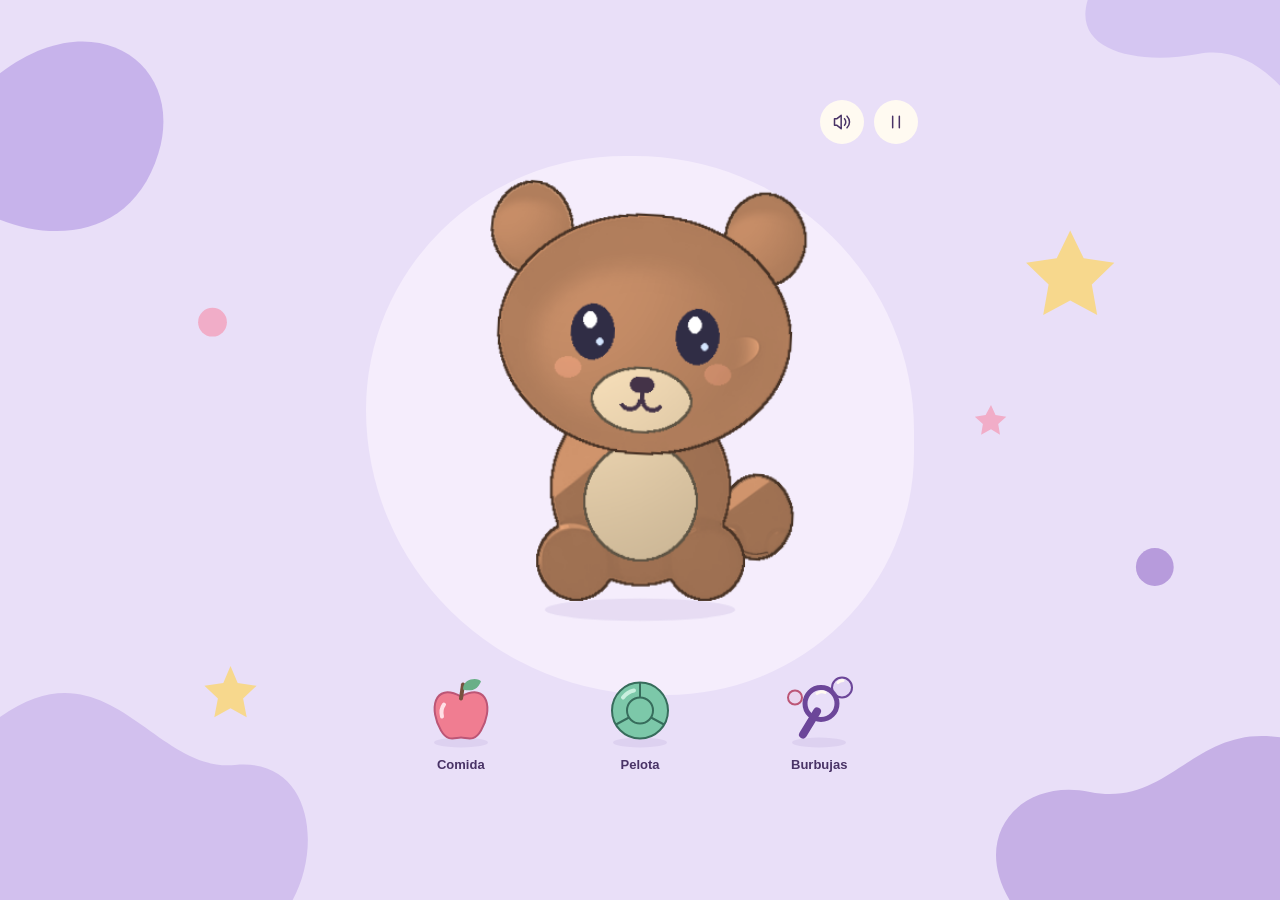
<file: assets/characters/bear/index.html>
<!doctype html><html lang="es"><head><meta charset="utf-8"><meta name="viewport" content="width=device-width,initial-scale=1"><link rel="icon" href="data:,"><title>Tu mascota</title><style>:root { color-scheme: light; --lilac: #e9dff8; --violet: #6c4699; --ink: #493366; --muted: #705780; --cream: #fffaf1; }
* { box-sizing: border-box; }
body { margin: 0; background: var(--lilac); color: var(--ink); font-family: 'Trebuchet MS', 'Arial Rounded MT Bold', sans-serif; }
::selection { background: #cdb4ed; color: #3e2757; }
:focus-visible { outline: 3px solid #724796; outline-offset: 5px; }
.playroom-shapes { position: fixed; inset: 0; pointer-events: none; overflow: hidden; z-index: 0; }
.playroom-shapes > svg { width: 100%; height: 100%; }
.playroom-shapes .shapes-narrow { display: none; }
.pet-room { position: relative; z-index: 1; display: flex; flex-direction: column; align-items: center; justify-content: center; min-height: 100svh; padding: 20px 16px; }
.pet-stage { position: relative; width: min(100%, 560px, calc((100svh - 40px) * .8)); }
.pet-stage::before { content: ''; position: absolute; inset: 8% 1% 15%; border-radius: 48% 52% 46% 54%; background: #f5edfc; }
.pet-stage canvas { position: relative; display: block; width: 100%; height: auto; aspect-ratio: 4/5; touch-action: none; cursor: pointer; -webkit-tap-highlight-color: transparent; }
.pet-stage canvas:focus-visible { border-radius: 38%; }
.scene-utilities { position: absolute; top: 0; right: 2px; display: flex; gap: 10px; }
.pet-utility { background: #fffaf1; color: var(--ink); border: 0; border-radius: 50%; width: 44px; height: 44px; display: grid; place-items: center; cursor: pointer; }
.pet-utility svg { width: 20px; height: 20px; }
.toy { position: absolute; top: 89%; transform: translate(-50%,-50%); background: transparent;
  color: var(--ink); border: 0; padding: 0; width: 86px; display: flex; flex-direction: column; align-items: center;
  gap: 2px; font: 700 13px 'Trebuchet MS',sans-serif; cursor: grab; touch-action: none; user-select: none; -webkit-user-select: none; }
.toy svg { width: 80px; height: 80px; pointer-events: none; }
.toy-food { left: 18%; }
.toy-ball { left: 50%; }
.toy-bubbles { left: 82%; }
.toy:active { cursor: grabbing; }
.toy:hover:not(:disabled) svg { filter: brightness(1.04); }
.toy:disabled { cursor: default; }
.pet-stage[data-food-away="true"] .toy-food svg { opacity: 0; }
.pet-stage[data-ball-away="true"] .toy-ball svg { opacity: .2; }
.pet-stage[data-bubble-mode="true"] .toy { display: none; }
.bubble-target { position: absolute; transform: translate(-50%,-50%); min-width: 44px; min-height: 44px;
  border: 0; border-radius: 50%; padding: 0; background: transparent; cursor: pointer; touch-action: none; -webkit-tap-highlight-color: transparent; }
.bubble-target:disabled { cursor: default; }
.bubble-hud { position: absolute; top: 0; left: 2px; display: flex; align-items: center; gap: 8px; }
.bubble-progress { display: flex; align-items: center; gap: 5px; height: 44px; padding: 0 10px; border-radius: 22px; background: var(--cream); }
.bubble-progress i { width: 9px; height: 9px; border: 1.5px solid var(--violet); border-radius: 50%; }
.bubble-progress i[data-filled="true"] { background: var(--violet); }
.bubble-finish { position: absolute; top: 81%; left: 0; right: 0; text-align: center; }
.bubble-finish p { margin: 0 0 10px; color: var(--ink); font-size: 20px; font-weight: 700; }
.bubble-finish > div { display: flex; justify-content: center; gap: 8px; }
.bubble-finish button { border: 0; border-radius: 22px; padding: 12px 18px; min-height: 44px; font: 700 14px 'Trebuchet MS',sans-serif; cursor: pointer; }
#bubble-replay { background: var(--violet); color: var(--cream); }
#bubble-replay:hover:not(:disabled) { background: #5d3688; }
#bubble-replay:disabled { opacity: .55; cursor: default; }
#bubble-back { background: transparent; color: var(--ink); }
#bubble-back:hover { background: #dbcbed; }
.bubble-hud[hidden], .bubble-finish[hidden] { display: none; }
.sr-only { position: absolute; width: 1px; height: 1px; padding: 0; margin: -1px; overflow: hidden; clip-path: inset(50%); white-space: nowrap; border: 0; }
.pet-error { text-align: center; max-width: 300px; line-height: 1.5; }
@media (max-width: 480px) {
  .playroom-shapes .shapes-wide { display: none; }
  .playroom-shapes .shapes-narrow { display: block; }
  .pet-room { padding: 12px 8px; }
  .pet-stage { width: min(100%, 410px, calc((100svh - 24px) * .8)); }
}
@media (prefers-reduced-motion: reduce) {
  *, *::before, *::after { animation: none !important; transition: none !important; }
}
</style></head><body><div class="playroom-shapes" aria-hidden="true">
<svg class="shapes-wide" viewBox="0 0 1440 1000" preserveAspectRatio="xMidYMid slice">
<path d="M-40 130C80-20 220 55 185 170S25 270-40 215Z" fill="#C7B3EB"/>
<path d="M1240-40c-70 90 20 115 100 100s120 80 160 120V-40Z" fill="#D5C6F2"/>
<path d="m1198 256 15 31 34 5-25 24 6 34-30-16-30 16 6-34-25-24 34-5Z" fill="#F7D88D"/>
<circle cx="245" cy="358" r="16" fill="#F1ADC8"/>
<circle cx="1292" cy="630" r="21" fill="#B79BDC"/>
<path d="M-30 830c150-150 200 30 300 20s100 130 40 180H-30Z" fill="#D2C0EE"/>
<path d="M1190 1060c-130-90-70-200 30-180s120-100 250-50v230Z" fill="#C6B0E6"/>
<path d="m265 740 8 19 21 3-15 14 4 21-18-10-18 10 4-21-15-14 21-3Z" fill="#F7D88D"/>
<path d="m1110 450 5 11 12 2-9 8 2 12-10-6-11 6 2-12-9-8 12-2Z" fill="#F1ADC8"/>
</svg><svg class="shapes-narrow" viewBox="0 0 390 844" preserveAspectRatio="xMidYMid slice">
<path d="M-30 75C30-10 130 5 104 90S14 155-30 130Z" fill="#C7B3EB"/>
<path d="m329 164 8 18 20 3-14 14 3 20-17-9-18 9 4-20-15-14 20-3Z" fill="#F7D88D"/>
<circle cx="48" cy="255" r="9" fill="#F1ADC8"/>
<circle cx="351" cy="595" r="12" fill="#B79BDC"/>
<path d="M-30 773c55-85 90-15 130-9s60 50 45 100H-30Z" fill="#D2C0EE"/>
<path d="M275 880c-45-55-35-104 14-102s47-62 121-31v133Z" fill="#C6B0E6"/>
<path d="m62 655 5 11 12 2-9 8 2 12-10-6-11 6 2-12-9-8 12-2Z" fill="#F7D88D"/>
</svg></div><main class="pet-room"><div class="pet-stage"><canvas id="pet" role="button" tabindex="0" aria-label="Acariciar a tu mascota" aria-describedby="how-to-play"></canvas><button class="toy toy-food" data-tool="food" aria-label="Dar comida" disabled><svg viewBox="0 0 80 80" aria-hidden="true">
<ellipse cx="40" cy="68" rx="27" ry="5" fill="#63419b15"/>
<path d="M40 22C12 7 8 36 20 56c7 12 14 7 20 7s13 5 20-7C72 36 68 7 40 22Z" fill="#F07D91" stroke="#BC5676" stroke-width="2"/>
<path d="m40 24 2-14" stroke="#76513F" stroke-width="4" stroke-linecap="round"/>
<path d="M42 15c0-12 16-12 18-8-4 9-10 10-18 8Z" fill="#69AF87"/>
<path d="M23 30c-3 4-3 8-2 12" stroke="#FFE0E6" stroke-width="4" fill="none" stroke-linecap="round"/>
</svg><span>Comida</span></button><button class="toy toy-ball" data-tool="ball" aria-label="Lanzar la pelota" disabled><svg viewBox="0 0 80 80" aria-hidden="true">
<ellipse cx="40" cy="68" rx="27" ry="5" fill="#63419b15"/>
<circle cx="40" cy="36" r="28" fill="#7CC8A9" stroke="#376D5C" stroke-width="2"/>
<circle cx="40" cy="36" r="13" fill="none" stroke="#376D5C" stroke-width="2"/>
<path d="m40 8 0 15m-24 27 13-7m35 7-13-7" stroke="#376D5C" stroke-width="2"/>
<path d="M23 23c3-4 6-6 11-7" stroke="#C9F0DF" stroke-width="4" fill="none" stroke-linecap="round"/>
</svg><span>Pelota</span></button><button class="toy toy-bubbles" data-tool="bubbles" aria-label="Jugar a las burbujas" disabled><svg viewBox="0 0 80 80" aria-hidden="true">
<ellipse cx="40" cy="68" rx="27" ry="5" fill="#63419b15"/>
<path d="m24 60 14-23" stroke="#6c4699" stroke-width="8" stroke-linecap="round"/>
<circle cx="42" cy="29" r="16" fill="none" stroke="#6c4699" stroke-width="5"/>
<circle cx="63" cy="13" r="10" fill="#C7B3EB33" stroke="#6c4699" stroke-width="2"/>
<circle cx="16" cy="23" r="7" fill="#F1ADC833" stroke="#BC5676" stroke-width="2"/>
<path d="M59 8c1-1 3-2 5-2M38 19c3-2 6-2 8-1" stroke="#fffaf1" stroke-width="3" fill="none" stroke-linecap="round"/>
</svg><span>Burbujas</span></button><div class="bubble-hud" hidden><div class="bubble-progress" role="progressbar" aria-label="Burbujas reventadas" aria-valuemin="0" aria-valuemax="5" aria-valuenow="0"><i></i><i></i><i></i><i></i><i></i></div><button class="pet-utility" id="bubble-exit" aria-label="Salir de burbujas"><svg viewBox="0 0 24 24" fill="none" stroke="currentColor" stroke-width="1.8" stroke-linecap="round" stroke-linejoin="round" aria-hidden="true"><path d="m6 6 12 12M18 6 6 18"/></svg></button></div><div class="bubble-finish" hidden><p>¡Lo hiciste!</p><div><button id="bubble-replay">Otra vez</button><button id="bubble-back">Volver</button></div></div><div class="scene-utilities"><button class="pet-utility" id="sound" aria-label="Silenciar sonidos" aria-pressed="false" disabled><svg viewBox="0 0 24 24" fill="none" stroke="currentColor" stroke-width="1.8" stroke-linecap="round" stroke-linejoin="round" aria-hidden="true"><path d="m11 4-5 4H3v8h3l5 4Z"/><path d="M15 8c2 2 2 6 0 8m3-11c4 4 4 10 0 14"/></svg></button><button class="pet-utility" id="pause" aria-label="Pausar" aria-pressed="false" disabled><svg viewBox="0 0 24 24" fill="none" stroke="currentColor" stroke-width="1.8" stroke-linecap="round" stroke-linejoin="round" aria-hidden="true"><path d="M8 5v14M16 5v14"/></svg></button></div></div><p id="how-to-play" class="sr-only">Arrastrá la fruta hasta la boca o lanzá la pelota. Tocá Guardar o devolvé la pelota a su lugar para terminar. Acariciá la cabeza y frotá la pancita. Tocá Burbujas y reventá cinco para festejar. Con teclado, usá Tab y Enter en las burbujas, o Escape para salir. En juego libre, Enter da mimos y las flechas lanzan la pelota.</p><p id="activity" class="sr-only" role="status" aria-live="polite"></p><p id="error" class="pet-error" role="alert" hidden></p></main><script>/* Estado táctil y física en coordenadas del escenario. Sin DOM ni inferencia. */
(function (root) {
  "use strict";
  const clamp = (n, lo, hi) => Math.max(lo, Math.min(hi, n));
  const distance = (a, b) => Math.hypot(a.x-b.x, a.y-b.y);

  class PetScene {
    constructor(width = 512, height = 640) {
      this.width = width; this.height = height; this.time = 0;
      this.ground = height*.72;
      this.actor = {x: width*.5, vx: 0, min: width*.26, max: width*.74};
      this.foodHome = {x: width*.18, y: height*.89};
      this.ballHome = {x: width*.5, y: height*.89};
      this.food = {...this.foodHome, state: "home", since: 0};
      this.ball = {...this.ballHome, vx: 0, vy: 0, radius: width*.054, active: false, held: false, angle: 0};
      this.pointer = null; this.focus = null;
      this.affection = 0; this.tickle = 0; this.petUntil = 0; this.tickleUntil = 0;
      this.kickAt = 0; this.soundAt = 0; this.jump = 0;
      this.bubbles = {phase: "idle", hits: 0, goal: 5, round: 0, nextId: 0,
        items: [], bursts: [], confetti: [], target: null, since: 0, spawnAt: 0};
      this.onEvent = () => {};
    }
    begin(kind, point) {
      if (this.pointer || this.bubbles.phase !== "idle" || kind === "food" && this.food.state === "eating") return false;
      const stowOnTap = kind === "ball-home" && this.ball.active;
      if (kind === "ball-home") kind = "ball";
      this.pointer = {kind, stowOnTap, last: {...point}, start: {...point}, distance: 0, vx: 0, vy: 0, at: this.time};
      this.focus = {...point};
      if (kind === "food") Object.assign(this.food, point, {state: "drag"});
      else if (kind === "ball") Object.assign(this.ball, point, {held: true, active: true, vx: 0, vy: 0});
      else {this.petUntil = this.time+.5; this.affection = .8; this.onEvent("pet");}
      return true;
    }
    move(point) {
      this.focus = {...point};
      const pointer = this.pointer;
      if (!pointer) return;
      const dt = Math.max(1/120, this.time-pointer.at);
      const travelled = distance(point, pointer.last);
      pointer.distance += travelled;
      pointer.vx = clamp((point.x-pointer.last.x)/dt, -this.width*3, this.width*3);
      pointer.vy = clamp((point.y-pointer.last.y)/dt, -this.height*3, this.height*3);
      pointer.last = {...point}; pointer.at = this.time;
      if (pointer.kind === "food") Object.assign(this.food, point);
      else if (pointer.kind === "ball") Object.assign(this.ball, point);
      else {
        this.petUntil = this.time+.4; this.affection = 1;
        if (pointer.kind === "body" && travelled > this.width*.006) {
          this.tickle = Math.min(1, this.tickle+.3); this.tickleUntil = this.time+.22;
          if (this.time >= this.soundAt) {this.onEvent("tickle"); this.soundAt = this.time+.24;}
        }
      }
    }
    end(point, mouth, radius, cancelled = false) {
      const pointer = this.pointer;
      if (!pointer) return;
      this.pointer = null;
      const tap = pointer.distance < this.width*.018;
      if (pointer.kind === "food") {
        if (!cancelled && (tap || distance(point, {x: mouth[0], y: mouth[1]}) <= radius)) this.consume(mouth);
        else Object.assign(this.food, {state: "return", since: this.time, from: {x: this.food.x, y: this.food.y}});
      } else if (pointer.kind === "ball") {
        this.ball.held = false;
        const backInTray = !tap && distance(point, this.ballHome) < this.width*.1;
        if (cancelled || backInTray || tap && pointer.stowOnTap) this.resetBall();
        else if (tap) this.launch();
        else {
          Object.assign(this.ball, {
            x: clamp(point.x, this.ball.radius, this.width-this.ball.radius),
            y: clamp(point.y, this.ball.radius, this.ground-this.ball.radius),
            vx: this.time-pointer.at < .12 ? pointer.vx : 0,
            vy: this.time-pointer.at < .12 ? pointer.vy : 0,
          });
          this.jump = .6; this.onEvent("play");
        }
      } else if (!cancelled) {this.jump = tap ? .8 : .3; this.petUntil = this.time+.45;}
      this.focus = null;
    }
    consume(mouth) {
      if (this.food.state === "eating" || this.bubbles.phase !== "idle") return false;
      Object.assign(this.food, {state: "eating", since: this.time,
        from: {x: this.food.x, y: this.food.y}, target: [...mouth]});
      this.onEvent("feed");
      return true;
    }
    resetBall() {
      Object.assign(this.ball, this.ballHome, {held: false, active: false, vx: 0, vy: 0, angle: 0});
      this.jump = 0;
      this.onEvent("rest");
    }
    launch() {
      if (this.ball.held || this.bubbles.phase !== "idle") return false;
      Object.assign(this.ball, {x: this.actor.x+this.width*.13, y: this.ground-this.height*.13,
        vx: this.width*.65, vy: -this.height*.7, active: true});
      this.jump = 1; this.onEvent("play");
      return true;
    }
    startBubbles() {
      const game = this.bubbles;
      if (this.pointer || game.phase === "playing") return false;
      if (this.ball.active) this.resetBall();
      Object.assign(game, {phase: "playing", hits: 0, round: game.round+1,
        items: [], bursts: [], confetti: [], target: null, since: this.time, spawnAt: this.time});
      for (let i = 0; i < 3; i++) this.spawnBubble(i);
      this.onEvent("bubblestart"); return true;
    }
    spawnBubble(slot = null, golden = false) {
      const game = this.bubbles;
      if (slot === null) slot = [0, 1, 2].find(i => !game.items.some(b => b.slot === i));
      if (slot === undefined || game.items.length >= 3) return;
      const id = ++game.nextId;
      const baseX = this.width*(golden ? .5 : [.22, .78, .5][slot]);
      const baseY = this.height*(golden ? .27 : [.32, .43, .18][slot]);
      game.items.push({id, slot, golden, baseX, baseY, x: baseX, y: baseY,
        born: this.time, radius: this.width*(golden ? .085 : .07)});
    }
    popBubble(id) {
      const game = this.bubbles;
      const bubble = game.items.find(b => b.id === id);
      if (game.phase !== "playing" || !bubble) return false;
      game.items = game.items.filter(b => b !== bubble);
      game.hits++;
      game.bursts.push({x: bubble.x, y: bubble.y, born: this.time, golden: bubble.golden});
      game.target = {x: bubble.x, y: bubble.y, until: this.time+.65};
      game.spawnAt = this.time+.35;
      this.jump = 1;
      if (game.hits === game.goal) {
        game.phase = "celebrating"; game.since = this.time; game.items = [];
        game.confetti = Array.from({length: 48}, (_, i) => {
          const angle = i*2.39996+game.round, speed = this.width*(.2+(i%7)*.045);
          return {x: this.actor.x, y: this.height*.35,
            vx: Math.cos(angle)*speed, vy: -this.height*(.25+(i%5)*.08), angle, color: i%4};
        });
        this.onEvent("celebrate");
      } else {
        if (game.hits === game.goal-1) {game.items = []; this.spawnBubble(0, true);}
        this.onEvent("bubblepop");
      }
      return true;
    }
    bubbleAt(point, minimumRadius = 0) {
      if (this.bubbles.phase !== "playing") return null;
      return [...this.bubbles.items].reverse().find(b => distance(b, point) <= Math.max(b.radius*1.15, minimumRadius)) || null;
    }
    stopBubbles() {
      const game = this.bubbles;
      if (game.phase === "idle") return false;
      Object.assign(game, {phase: "idle", hits: 0, items: [], bursts: [], confetti: [], target: null});
      this.jump = 0; this.focus = null;
      this.onEvent("bubbleend"); return true;
    }
    updateBubbles(dt, reduced) {
      const game = this.bubbles;
      if (game.phase === "idle") return;
      if (game.phase === "playing") {
        if (game.hits < game.goal-1 && game.items.length < 3 && this.time >= game.spawnAt) {
          this.spawnBubble(); game.spawnAt = this.time+.35;
        }
        for (const bubble of game.items) {
          const age = this.time-bubble.born;
          bubble.x = bubble.baseX+(reduced ? 0 : Math.sin(age*1.4+bubble.id)*this.width*.025);
          bubble.y = bubble.baseY-(reduced ? 0 : Math.sin(age*.15)*this.height*.065);
        }
      } else if (game.phase === "celebrating") {
        if (!reduced) for (const p of game.confetti) {
          p.vy += this.height*.85*dt; p.x += p.vx*dt; p.y += p.vy*dt; p.angle += dt*4;
        }
        else game.confetti = [];
        if (this.time-game.since >= 2.4) {
          game.phase = "complete"; game.confetti = []; this.onEvent("bubblecomplete");
        }
      }
      game.bursts = game.bursts.filter(b => this.time-b.born < .35);
    }
    update(dt, reduced = false) {
      // Subpasos estables incluso si el render baja temporalmente de 60 FPS.
      const steps = Math.max(1, Math.ceil(dt/(1/120)));
      for (let i = 0; i < steps; i++) this.step(dt/steps, reduced);
    }
    step(dt, reduced) {
      this.time += dt;
      this.updateBubbles(dt, reduced);
      this.affection += ((this.time < this.petUntil ? 1 : 0)-this.affection)*(1-Math.exp(-dt*12));
      this.tickle += ((this.time < this.tickleUntil ? 1 : 0)-this.tickle)*(1-Math.exp(-dt*15));
      this.jump *= Math.exp(-dt*5);
      if (this.food.state === "return") {
        const t = clamp((this.time-this.food.since)/.22, 0, 1), k = 1-(1-t)**3;
        this.food.x = this.food.from.x+(this.foodHome.x-this.food.from.x)*k;
        this.food.y = this.food.from.y+(this.foodHome.y-this.food.from.y)*k;
        if (t === 1) Object.assign(this.food, this.foodHome, {state: "home"});
      } else if (this.food.state === "eating" && this.time-this.food.since >= 1.05) {
        Object.assign(this.food, this.foodHome, {state: "home"}); this.jump = .8;
      }
      const b = this.ball;
      if (b.active && !b.held) {
        if (!reduced) {
          b.vy += this.height*2.1*dt; b.x += b.vx*dt; b.y += b.vy*dt;
          b.angle += b.vx*dt/b.radius;
          b.vx *= Math.exp(-dt*.3);
          if (b.x < b.radius || b.x > this.width-b.radius) {
            b.x = clamp(b.x, b.radius, this.width-b.radius); b.vx *= -.82;
          }
          if (b.y > this.ground-b.radius) {
            b.y = this.ground-b.radius; b.vy = -Math.abs(b.vy)*.72;
            if (Math.abs(b.vy) < this.height*.06) b.vy = 0;
          }
          if (b.y < b.radius) {b.y = b.radius; b.vy = Math.abs(b.vy)*.6;}
        } else {b.x = clamp(b.x, b.radius, this.width-b.radius); b.y = this.ground-b.radius; b.vx = 0; b.vy = 0;}
      }
      let target = this.width*.5;
      if (b.active && !reduced) target = clamp(b.x, this.actor.min, this.actor.max);
      const game = this.bubbles;
      if (game.phase === "playing" && !reduced) {
        const bubble = game.target?.until > this.time ? game.target : game.items[0];
        if (bubble) target = clamp(bubble.x, this.actor.min, this.actor.max);
      }
      if (this.pointer?.kind === "food") target = this.actor.x;
      if (reduced) {this.actor.x = this.width*.5; this.actor.vx = 0;}
      else {
        this.actor.vx += ((target-this.actor.x)*28-this.actor.vx*10)*dt;
        this.actor.vx = clamp(this.actor.vx, -this.width*.8, this.width*.8);
        this.actor.x = clamp(this.actor.x+this.actor.vx*dt, this.actor.min, this.actor.max);
      }
      if (!reduced && b.active && !b.held && this.time > this.kickAt &&
          Math.abs(b.x-this.actor.x) < this.width*.17 && b.y > this.ground-this.height*.19) {
        const direction = b.x < this.actor.x ? -1 : 1;
        b.x = clamp(this.actor.x+direction*this.width*.18, b.radius, this.width-b.radius);
        b.vx = direction*this.width*.75; b.vy = -this.height*.6;
        this.kickAt = this.time+.8; this.jump = 1; this.onEvent("kick");
      }
    }
  }

  class PetSound {
    constructor() {this.context = null; this.muted = false; this.voices = new Set(); this.lastAt = -Infinity;}
    unlock() {
      if (this.muted) return;
      try {
        const Audio = root.AudioContext || root.webkitAudioContext;
        if (!Audio) return;
        if (!this.context) this.context = new Audio();
        if (this.context.state === "suspended") this.context.resume().catch(() => {});
      } catch (_) { /* Audio opcional: jugar nunca depende de él. */ }
    }
    play(kind) {
      const ctx = this.context;
      if (this.muted || !ctx || ctx.state !== "running" || ctx.currentTime-this.lastAt < .12 || this.voices.size >= 4) return;
      this.lastAt = ctx.currentTime;
      const notes = {feed: [260, 130], pet: [520, 760], tickle: [620, 950], play: [260, 640], kick: [420, 180],
        bubblepop: [900, 340], celebrate: [523, 1046]};
      const [from, to] = notes[kind] || notes.pet;
      const voice = ctx.createOscillator(), gain = ctx.createGain(), at = ctx.currentTime;
      voice.type = kind === "feed" ? "triangle" : "sine";
      voice.frequency.setValueAtTime(from, at); voice.frequency.exponentialRampToValueAtTime(to, at+.12);
      gain.gain.setValueAtTime(0, at); gain.gain.linearRampToValueAtTime(.055, at+.012);
      gain.gain.exponentialRampToValueAtTime(.0001, at+.17);
      voice.connect(gain); gain.connect(ctx.destination); this.voices.add(voice);
      voice.onended = () => {voice.disconnect(); gain.disconnect(); this.voices.delete(voice);};
      voice.start(at); voice.stop(at+.19);
    }
    stop() {for (const voice of this.voices) {try {voice.stop();} catch (_) { /* Ya terminado. */ }} this.voices.clear();}
    setMuted(value) {this.muted = Boolean(value); if (this.muted) this.stop(); else this.unlock();}
    destroy() {this.stop(); if (this.context) this.context.close().catch(() => {}); this.context = null;}
  }
  PetScene.distance = distance;
  root.DrawToLifeScene = PetScene; root.DrawToLifeSound = PetSound;
  if (typeof module !== "undefined" && module.exports) module.exports = {PetScene, PetSound};
})(typeof globalThis !== "undefined" ? globalThis : window);

/* Reproductor portátil. Animaciones e interacciones sin red ni inferencia. */
(function (root) {
  "use strict";
  const sceneModule = !root.DrawToLifeScene && typeof module !== "undefined" && module.exports ? require("./pet-scene.js") : null;
  const Scene = root.DrawToLifeScene || sceneModule.PetScene;
  const Sound = root.DrawToLifeSound || sceneModule.PetSound;
  const identity = () => [1, 0, 0, 1, 0, 0];
  const durations = {feed: 1.05, pet: .55, play: .7, welcome: 1.05, bubblepop: .45, celebrate: 2.4};
  const clamp = value => Math.max(0, Math.min(1, value));
  function multiply(a, b) {
    return [a[0]*b[0]+a[2]*b[1], a[1]*b[0]+a[3]*b[1],
      a[0]*b[2]+a[2]*b[3], a[1]*b[2]+a[3]*b[3],
      a[0]*b[4]+a[2]*b[5]+a[4], a[1]*b[4]+a[3]*b[5]+a[5]];
  }
  function around(pivot, angle, sx, sy, dy = 0) {
    const c = Math.cos(angle), s = Math.sin(angle), [x, y] = pivot;
    return [c*sx, s*sx, -s*sy, c*sy, x-c*sx*x+s*sy*y, y+dy-s*sx*x-c*sy*y];
  }
  function actionPose(action, seconds) {
    if (!action || !durations[action.type]) return null;
    const elapsed = seconds - action.start;
    const duration = durations[action.type];
    if (elapsed < 0 || elapsed >= duration) return null;
    const progress = elapsed / duration;
    let mouth = "happy", eyes = "happy";
    if (action.type === "feed" && elapsed < .18) {mouth = "open"; eyes = null;}
    else if (action.type === "feed" && elapsed < .75) {
      mouth = Math.floor(elapsed * 13) % 2 ? "chew" : "open";
      eyes = null;
    }
    if (action.type === "welcome" && elapsed < .18) eyes = "closed";
    return {type: action.type, elapsed, progress, mouth, eyes,
      envelope: Math.sin(Math.PI * progress)};
  }
  function frame(manifest, seconds, reactionStart = -Infinity, reduced = false, action = null, mood = {}) {
    const {idle, blink, react} = manifest.animations;
    const phase = seconds * 2*Math.PI/idle.duration;
    const elapsed = seconds-reactionStart;
    const reaction = !reduced && elapsed >= 0 && elapsed < react.duration
      ? Math.sin(Math.PI*elapsed/react.duration) : 0;
    let pose = actionPose(action, seconds);
    if (mood.tickle > .12 || mood.affection > .15) pose = {...pose,
      mouth: mood.tickle > .2 ? "open" : pose?.mouth || "happy", eyes: "happy"};
    if (mood.anticipate && pose?.type !== "feed") pose = {...pose, mouth: "open", eyes: null};
    if (mood.celebrating) pose = {...pose, eyes: "happy", mouth: pose?.type === "feed" ? pose.mouth : "happy"};
    // Pausas desiguales, deterministas para que sean reproducibles.
    const intervals = [1, 1.27, .86, 1.12].map(value => value * blink.interval);
    let blinkTime = seconds % intervals.reduce((a, b) => a+b, 0);
    for (const interval of intervals) {
      if (blinkTime < interval) break;
      blinkTime -= interval;
    }
    const eyeScale = !reduced && blinkTime < blink.duration
      ? Math.max(.06, Math.abs(2*blinkTime/blink.duration-1)) : 1;
    const lookup = new Map(manifest.layers.map(layer => [layer.id, layer]));
    const result = new Map(), visiting = new Set();
    function resolve(id) {
      if (result.has(id)) return result.get(id);
      if (visiting.has(id)) throw new Error("Ciclo en las uniones del personaje");
      const layer = lookup.get(id);
      if (!layer) throw new Error("Falta una pieza del personaje");
      visiting.add(id);
      let angle = 0, sx = 1, sy = 1, dy = 0;
      if (!reduced) {
        const energy = pose?.envelope || 0;
        if (layer.motion === "breathe") {
          sy += idle.breath_scale*1.6*Math.sin(phase);
          dy -= reaction*react.jump*manifest.canvas[1];
          if (pose?.type === "play" || pose?.type === "bubblepop") {
            const bounce = Math.sin(pose.progress * Math.PI) * energy;
            dy -= bounce * manifest.canvas[1] * .07;
            sx += bounce * .025; sy -= bounce * .025;
            angle = Math.sin(pose.progress * Math.PI * 2) * energy * .075;
          } else if (pose?.type === "welcome") {
            dy -= energy * manifest.canvas[1] * .025;
            sx += Math.sin(pose.progress*Math.PI*2)*.06;
            sy -= Math.sin(pose.progress*Math.PI*2)*.06;
          }
        } else if (layer.motion === "head") {
          angle = (idle.head_degrees*2*Math.sin(phase)+reaction*react.tilt_degrees)*Math.PI/180;
          angle += (mood.lookX || 0)*.12+(mood.affection || 0)*.12;
          if (pose?.type === "pet") angle += energy * .12;
          if (pose?.type === "feed") angle += Math.sin(pose.elapsed * 25) * energy * .025;
          if (pose?.type === "welcome") angle -= energy * .14;
          if (mood.tickle > .1) angle += Math.sin(seconds*32)*mood.tickle*.09;
        } else if (layer.motion === "sway") {
          angle = (4*Math.sin(phase)+reaction*7+energy*Math.sin(seconds*16)*13+(mood.tickle || 0)*Math.sin(seconds*24)*12)*Math.PI/180;
          if (/right/.test(layer.id)) angle *= -1;
        } else if (layer.motion === "blink" && !pose?.eyes)
          sy = layer.expressions?.closed && eyeScale < .25 ? 1 : eyeScale;
        else if (layer.motion === "smile" && !layer.expressions) sy += reaction*.18;
      }
      const parent = layer.parent ? resolve(layer.parent) : identity();
      const local = around(layer.pivot, angle, sx, sy, dy);
      if (!reduced && layer.motion === "blink") local[4] += (mood.lookX || 0)*manifest.canvas[0]*.008;
      const matrix = multiply(parent, local);
      result.set(id, matrix);
      visiting.delete(id);
      return matrix;
    }
    for (const layer of manifest.layers) resolve(layer.id);
    return {matrices: result, reaction, eyeScale, pose};
  }
  function transformPoint(matrix, point) {
    return [matrix[0]*point[0]+matrix[2]*point[1]+matrix[4],
      matrix[1]*point[0]+matrix[3]*point[1]+matrix[5]];
  }

  class Player {
    constructor(canvas, manifest, images) {
      this.canvas = canvas;
      this.context = canvas.getContext("2d");
      if (!this.context) throw new Error("Canvas 2D no está disponible");
      this.manifest = manifest;
      this.images = images;
      this.elapsed = 0;
      this.reactionStart = -Infinity;
      this.action = null;
      this.paused = false;
      this.destroyed = false;
      this.last = null;
      this.sound = new Sound();
      this.scene = new Scene(manifest.canvas[0], Math.round(manifest.canvas[0]*1.25));
      this.stage = canvas.parentElement;
      this.bubbleTargets = Array.from({length: 3}, (_, slot) => {
        const button = document.createElement("button");
        button.type = "button"; button.className = "bubble-target"; button.hidden = true;
        button.dataset.bubbleSlot = String(slot);
        button.setAttribute("aria-label", "Reventar burbuja");
        this.stage.append(button); return button;
      });
      this.lookX = 0;
      this.gestureId = null;
      this.reducedQuery = matchMedia("(prefers-reduced-motion: reduce)");
      this.reduced = this.reducedQuery.matches;
      canvas.width = this.scene.width;
      canvas.height = this.scene.height;
      this.hitMasks = new Map();
      this.bounds = [manifest.canvas[0], manifest.canvas[1], 0, 0];
      for (const layer of manifest.layers) {
        const surface = document.createElement("canvas");
        surface.width = manifest.canvas[0]; surface.height = manifest.canvas[1];
        const ctx = surface.getContext("2d");
        ctx.drawImage(images.get(layer.id), 0, 0);
        const data = ctx.getImageData(0, 0, surface.width, surface.height).data;
        this.hitMasks.set(layer.id, data);
        for (let y = 0; y < surface.height; y++) for (let x = 0; x < surface.width; x++) {
          if (data[(y*surface.width+x)*4+3] > 40) {
            this.bounds[0] = Math.min(this.bounds[0], x); this.bounds[1] = Math.min(this.bounds[1], y);
            this.bounds[2] = Math.max(this.bounds[2], x+1); this.bounds[3] = Math.max(this.bounds[3], y+1);
          }
        }
      }
      const [left, top, right, bottom] = this.bounds;
      this.scale = Math.min(canvas.width*.65/(right-left), canvas.height*.57/(bottom-top));
      const margin = Math.max(canvas.width*.25, (right-left)*this.scale*.58);
      this.scene.actor.min = margin; this.scene.actor.max = canvas.width-margin;
      this.scene.onEvent = type => {
        if (["rest", "bubblestart", "bubbleend", "bubblecomplete"].includes(type)) {
          if (type === "rest" && this.action?.type === "play" || ["bubbleend", "bubblestart"].includes(type) && ["bubblepop", "celebrate"].includes(this.action?.type)) {
            const action = this.action.type;
            this.action = null;
            this.emit("actionend", {action, interrupted: true});
          }
        } else {
          this.startAction(type === "tickle" ? "pet" : type === "kick" ? "play" : type);
          this.sound.play(type);
        }
        this.emit("interaction", {interaction: type});
      };
      this.point = event => {
        const rect = canvas.getBoundingClientRect();
        return {x: (event.clientX-rect.left)*canvas.width/rect.width,
          y: (event.clientY-rect.top)*canvas.height/rect.height};
      };
      this.onPointer = event => {
        if (this.paused || this.gestureId !== null || event.isPrimary === false || event.button > 0) return;
        const tool = event.target.closest?.('[data-tool]');
        const bubbleTarget = event.target.closest?.('[data-bubble-slot]');
        if (event.target.closest?.('button') && !tool && !bubbleTarget) return;
        if (tool?.dataset.tool === "bubbles") return;
        const point = this.point(event);
        if (this.scene.bubbles.phase === "playing") {
          this.sound.unlock(); event.preventDefault();
          const bubble = bubbleTarget ? this.scene.bubbles.items.find(b => b.slot === Number(bubbleTarget.dataset.bubbleSlot))
            : this.scene.bubbleAt(point, 24*canvas.width/canvas.getBoundingClientRect().width);
          if (bubble) this.popBubble(bubble.id);
          return;
        }
        if (this.scene.bubbles.phase !== "idle") return;
        let kind = tool?.dataset.tool === "ball" ? "ball-home" : tool?.dataset.tool;
        if (!kind && this.scene.ball.active && Math.hypot(point.x-this.scene.ball.x, point.y-this.scene.ball.y) < this.scene.ball.radius*1.7) kind = "ball";
        if (!kind) {
          const layer = this.hitLayer(point);
          if (layer) kind = ["head", "blink", "smile"].includes(layer.motion) || layer.parent === "head" ? "head" : "body";
        }
        this.sound.unlock();
        if (!kind || !this.scene.begin(kind, point)) return;
        event.preventDefault(); this.gestureId = event.pointerId;
        canvas.setPointerCapture(event.pointerId); this.render();
      };
      this.onMove = event => {
        if (this.paused || event.isPrimary === false) return;
        if (this.gestureId !== null && this.gestureId !== event.pointerId) return;
        if (this.gestureId !== null) event.preventDefault();
        this.scene.move(this.point(event));
      };
      this.onUp = event => {
        if (event.pointerId !== this.gestureId) return;
        this.finishGesture(this.point(event), event.type !== "pointerup"); this.render();
      };
      this.onKey = event => {
        if (event.code === "Escape" && this.scene.bubbles.phase !== "idle") {
          event.preventDefault(); this.stopBubbles(); return;
        }
        if (event.target !== canvas) return;
        if (this.scene.bubbles.phase === "playing" && ["Space", "Enter"].includes(event.code)) {
          event.preventDefault(); this.sound.unlock();
          const bubble = this.scene.bubbles.items[0]; if (bubble) this.popBubble(bubble.id);
          return;
        }
        if (event.code === "Space" || event.code === "Enter") {event.preventDefault(); this.sound.unlock(); this.react();}
        else if (event.code === "ArrowLeft" || event.code === "ArrowRight") {
          event.preventDefault(); this.sound.unlock(); this.play(event.code === "ArrowLeft" ? -1 : 1);
        }
      };
      this.onReduced = event => {this.reduced = event.matches; this.render();};
      this.onVisibility = () => {
        this.last = null;
        if (document.hidden) {this.finishGesture(null, true); this.sound.stop();}
      };
      this.onLeave = () => {if (this.gestureId === null) this.scene.focus = null;};
      this.onBubbleClick = event => {
        const target = event.target.closest?.('[data-bubble-slot]');
        if (event.detail !== 0 || !target) return;
        const bubble = this.scene.bubbles.items.find(b => b.slot === Number(target.dataset.bubbleSlot));
        this.sound.unlock(); if (bubble) this.popBubble(bubble.id);
      };
      this.stage.addEventListener("pointerdown", this.onPointer);
      this.stage.addEventListener("pointermove", this.onMove, {passive: false});
      canvas.addEventListener("pointerup", this.onUp);
      canvas.addEventListener("pointercancel", this.onUp);
      canvas.addEventListener("lostpointercapture", this.onUp);
      this.stage.addEventListener("pointerleave", this.onLeave);
      this.stage.addEventListener("keydown", this.onKey);
      this.stage.addEventListener("click", this.onBubbleClick);
      this.reducedQuery.addEventListener("change", this.onReduced);
      document.addEventListener("visibilitychange", this.onVisibility);
      this.render();
      this.tick = now => {
        if (this.destroyed) return;
        if (!this.paused && !document.hidden && this.last !== null) {
            const dt = Math.min((now-this.last)/1000, .05);
            this.elapsed += dt;
            this.scene.update(dt, this.reduced);
            const game = this.scene.bubbles;
            const target = this.scene.focus || (game.phase === "playing" ?
              (game.target?.until > this.scene.time ? game.target : game.items[0]) : null) || (this.scene.ball.active ? this.scene.ball : null);
            const wanted = target ? Math.max(-1, Math.min(1, (target.x-this.scene.actor.x)/(canvas.width*.32))) : Math.sin(this.elapsed*.8)*.2;
            this.lookX += (wanted-this.lookX)*(1-Math.exp(-dt*12));
            if (this.action && !actionPose(this.action, this.elapsed)) {
              const type = this.action.type;
              this.action = null;
              this.emit("actionend", {action: type});
            }
            this.render();
        }
        this.last = now;
        this.raf = requestAnimationFrame(this.tick);
      };
      this.raf = requestAnimationFrame(this.tick);
    }
    emit(name, detail = {}) {
      this.canvas.dispatchEvent(new CustomEvent(`character:${name}`, {detail: {id: this.manifest.id, ...detail}}));
    }
    hitLayer(point) {
      const [width, height] = this.manifest.canvas;
      for (const layer of [...this.manifest.layers].reverse()) {
        const m = this.current.matrices.get(layer.id), det = m[0]*m[3]-m[1]*m[2];
        if (Math.abs(det) < 1e-10) continue;
        const x = (m[3]*(point.x-m[4])-m[2]*(point.y-m[5]))/det;
        const y = (-m[1]*(point.x-m[4])+m[0]*(point.y-m[5]))/det;
        if (x >= 0 && y >= 0 && x < width && y < height &&
            this.hitMasks.get(layer.id)[(Math.floor(y)*width+Math.floor(x))*4+3] > 40) return layer;
      }
      return null;
    }
    finishGesture(point, cancelled) {
      if (this.gestureId === null) return;
      const id = this.gestureId; this.gestureId = null;
      const rect = this.canvas.getBoundingClientRect();
      const radius = Math.max(this.canvas.width*.055, 28*this.canvas.width/rect.width);
      this.scene.end(point || this.scene.pointer?.last || {x: 0, y: 0}, this.mouthPosition(), radius, cancelled);
      if (this.canvas.hasPointerCapture(id)) this.canvas.releasePointerCapture(id);
    }
    startAction(type) {
      if (this.destroyed || this.paused || !durations[type]) return false;
      if (this.action?.type === "feed") return type !== "feed";
      if (this.action) this.emit("actionend", {action: this.action.type, interrupted: true});
      this.action = {type, start: this.elapsed};
      this.emit("actionstart", {action: type});
      this.render();
      return true;
    }
    feed() {
      if (this.destroyed || this.paused) return false;
      return this.scene.consume(this.mouthPosition());
    }
    pet() {
      if (this.destroyed || this.paused) return false;
      this.scene.petUntil = this.scene.time+.55; this.scene.affection = 1;
      this.sound.play("pet"); return this.startAction("pet");
    }
    play(direction = 1) {
      if (this.destroyed || this.paused) return false;
      const result = this.scene.launch();
      this.scene.ball.vx *= direction < 0 ? -1 : 1;
      this.render(); return result;
    }
    toggleBall() {
      if (this.destroyed || this.paused || this.scene.ball.held || this.scene.bubbles.phase !== "idle") return false;
      if (!this.scene.ball.active) return this.play();
      this.scene.resetBall(); this.render(); return true;
    }
    startBubbles() {
      if (this.destroyed || this.paused) return false;
      this.finishGesture(null, true);
      const result = this.scene.startBubbles(); this.render(); return result;
    }
    popBubble(id) {
      if (this.destroyed || this.paused) return false;
      const result = this.scene.popBubble(id); this.render(); return result;
    }
    stopBubbles() {
      if (this.destroyed) return false;
      const result = this.scene.stopBubbles(); this.render();
      this.pendingBubbleFocus = false;
      if (result) this.stage.querySelector('[data-tool="bubbles"]')?.focus({preventScroll: true});
      return result;
    }
    focusBubble() {this.bubbleTargets.find(b => !b.hidden)?.focus({preventScroll: true});}
    welcome() {return this.startAction("welcome");}
    react() {
      if (!this.pet()) return false;
      this.reactionStart = this.elapsed;
      this.emit("react");
      return true;
    }
    setPaused(value) {
      this.finishGesture(null, true);
      this.paused = Boolean(value); this.last = null;
      if (this.paused) this.sound.stop();
      this.render();
      this.emit("pause", {paused: this.paused});
    }
    setMuted(value) {this.sound.setMuted(value); this.emit("mute", {muted: this.sound.muted});}
    mouthPosition() {
      const layer = this.manifest.layers.find(item => item.motion === "smile");
      if (!layer) return [this.canvas.width*.5, this.canvas.height*.55];
      return transformPoint(this.current.matrices.get(layer.id), layer.mouth_anchor || layer.pivot);
    }
    render() {
      const {scene} = this;
      const previousMouth = this.current ? this.mouthPosition() : [this.canvas.width*.5, this.canvas.height*.4];
      const near = scene.food.state === "drag" && Math.hypot(scene.food.x-previousMouth[0], scene.food.y-previousMouth[1]) < this.canvas.width*.22;
      this.current = frame(this.manifest, this.elapsed, this.reactionStart, this.reduced, this.action,
        {lookX: this.lookX, affection: scene.affection, tickle: scene.tickle, anticipate: near,
          celebrating: scene.bubbles.phase === "celebrating"});
      const ctx = this.context;
      const {pose, eyeScale} = this.current;
      ctx.setTransform(1, 0, 0, 1, 0, 0);
      ctx.clearRect(0, 0, this.canvas.width, this.canvas.height);
      const w = this.canvas.width, h = this.canvas.height;
      const moving = Math.min(1, Math.abs(scene.actor.vx)/(w*.25));
      const hop = this.reduced ? 0 : Math.abs(Math.sin(this.elapsed*12))*(moving*.035+scene.jump*.045)*h;
      const happyBounce = !this.reduced && pose?.type === "welcome" ? Math.sin(pose.progress*Math.PI)*h*.035 : 0;
      const celebration = !this.reduced && scene.bubbles.phase === "celebrating" ?
        Math.abs(Math.sin((scene.time-scene.bubbles.since)/2.4*Math.PI*3))*h*.065 : 0;
      const [left, , right, bottom] = this.bounds;
      const sx = this.scale*(this.reduced ? 1 : 1+Math.sin(this.elapsed*12)*moving*.025);
      const world = [sx, 0, 0, this.scale, scene.actor.x-(left+right)*.5*sx,
        scene.ground-bottom*this.scale-hop-happyBounce-celebration];
      for (const [id, matrix] of this.current.matrices) this.current.matrices.set(id, multiply(world, matrix));
      ctx.fillStyle = "#63419b18";
      ctx.beginPath(); ctx.ellipse(scene.actor.x, scene.ground+h*.008, w*.17-hop*.3, h*.016, 0, 0, 2*Math.PI); ctx.fill();
      for (const layer of this.manifest.layers) {
        let expression = null;
        if (layer.motion === "smile") expression = pose?.mouth;
        if (layer.motion === "blink") expression = pose?.eyes || (eyeScale < .25 ? "closed" : null);
        const key = expression && layer.expressions?.[expression] ? `${layer.id}__${expression}` : layer.id;
        ctx.setTransform(...this.current.matrices.get(layer.id));
        ctx.drawImage(this.images.get(key), 0, 0);
      }
      ctx.setTransform(1, 0, 0, 1, 0, 0);
      const foodAge = scene.time-scene.food.since;
      if (scene.food.state !== "home" && (scene.food.state !== "eating" || foodAge < .2)) {
        const t = scene.food.state === "eating" ? (this.reduced ? 1 : clamp(foodAge/.2)) : 0;
        const [mx, my] = this.mouthPosition();
        const from = scene.food.state === "eating" ? scene.food.from : scene.food;
        const x = from.x+(mx-from.x)*t, y = from.y+(my-from.y)*t;
        const size = w*.058*(1-t*.94);
        ctx.save(); ctx.translate(x, y); ctx.rotate(this.reduced ? 0 : -.15);
        ctx.fillStyle = "#F07D91";
        ctx.beginPath(); ctx.ellipse(-size*.3, 0, size*.65, size*.85, -.2, 0, Math.PI*2);
        ctx.ellipse(size*.3, 0, size*.65, size*.85, .2, 0, Math.PI*2); ctx.fill();
        ctx.strokeStyle = "#70503F"; ctx.lineWidth = Math.max(2, w*.006);
        ctx.beginPath(); ctx.moveTo(0, -size*.65); ctx.lineTo(size*.12, -size*1.12); ctx.stroke();
        ctx.fillStyle = "#67AD84"; ctx.beginPath();
        ctx.ellipse(size*.42, -size*.95, size*.43, size*.2, -.4, 0, Math.PI*2); ctx.fill(); ctx.restore();
      }
      if (scene.ball.active) {
        const ball = scene.ball;
        ctx.save(); ctx.translate(ball.x, ball.y); ctx.rotate(this.reduced ? 0 : ball.angle);
        ctx.fillStyle = "#7CC8A9"; ctx.strokeStyle = "#376D5C"; ctx.lineWidth = w*.004;
        ctx.beginPath(); ctx.arc(0, 0, ball.radius, 0, Math.PI*2); ctx.fill(); ctx.stroke();
        ctx.beginPath(); ctx.arc(0, 0, ball.radius*.48, 0, Math.PI*2); ctx.stroke();
        for (let i = 0; i < 3; i++) {
          const a = i*Math.PI*2/3;
          ctx.beginPath(); ctx.moveTo(Math.cos(a)*ball.radius*.5, Math.sin(a)*ball.radius*.5);
          ctx.lineTo(Math.cos(a)*ball.radius, Math.sin(a)*ball.radius); ctx.stroke();
        }
        ctx.restore();
      }
      this.drawBubbles();
      const affectionate = scene.affection > .2 || scene.tickle > .2 || pose?.type === "feed" && pose.elapsed > .75;
      if (affectionate && !this.reduced) {
        ctx.save();
        for (let i = 0; i < 3; i++) {
          const t = (this.elapsed*1.4+i*.28)%1;
          const x = scene.actor.x+w*(-.16+i*.16), y = h*(.34-t*.13), s = w*.023;
          ctx.globalAlpha = Math.sin(t*Math.PI)*.85;
          ctx.fillStyle = "#DE76A8"; ctx.beginPath(); ctx.moveTo(x, y+s*.4);
          ctx.bezierCurveTo(x-s*2, y-s*.6, x-s*.7, y-s*1.6, x, y-s*.7);
          ctx.bezierCurveTo(x+s*.7, y-s*1.6, x+s*2, y-s*.6, x, y+s*.4); ctx.fill();
        }
        ctx.restore();
      }
      const foodAway = String(scene.food.state !== "home"), ballAway = String(scene.ball.active);
      if (this.stage.dataset.foodAway !== foodAway) this.stage.dataset.foodAway = foodAway;
      if (this.stage.dataset.ballAway !== ballAway) this.stage.dataset.ballAway = ballAway;
    }
    drawBubbles() {
      const {scene, context: ctx} = this, game = scene.bubbles, w = scene.width;
      const colors = [["#C7B3EB33", "#6c4699"], ["#F1ADC833", "#BC5676"], ["#7CC8A933", "#376D5C"]];
      for (const b of game.items) {
        const [fill, rim] = b.golden ? ["#F7D88D66", "#6c4699"] : colors[b.slot];
        ctx.save(); ctx.translate(b.x, b.y);
        ctx.fillStyle = fill; ctx.strokeStyle = rim; ctx.lineWidth = w*.0045;
        ctx.beginPath(); ctx.arc(0, 0, b.radius, 0, Math.PI*2); ctx.fill(); ctx.stroke();
        ctx.strokeStyle = "#fffaf1"; ctx.lineWidth = w*.009; ctx.lineCap = "round";
        ctx.beginPath(); ctx.arc(0, 0, b.radius*.72, Math.PI*1.1, Math.PI*1.47); ctx.stroke();
        ctx.fillStyle = "#fffaf1"; ctx.beginPath(); ctx.arc(b.radius*.42, b.radius*.47, w*.007, 0, Math.PI*2); ctx.fill();
        if (b.golden) {
          ctx.fillStyle = "#F7D88D"; ctx.strokeStyle = "#6c4699"; ctx.lineWidth = w*.002;
          ctx.beginPath();
          for (let i = 0; i < 10; i++) {
            const a = i*Math.PI/5-Math.PI/2, r = b.radius*(i%2 ? .23 : .5);
            i ? ctx.lineTo(Math.cos(a)*r, Math.sin(a)*r) : ctx.moveTo(Math.cos(a)*r, Math.sin(a)*r);
          }
          ctx.closePath(); ctx.fill(); ctx.stroke();
        }
        ctx.restore();
      }
      if (!this.reduced) {
        for (const b of game.bursts) {
          const t = (scene.time-b.born)/.35;
          ctx.save(); ctx.globalAlpha = 1-t; ctx.strokeStyle = b.golden ? "#F7D88D" : "#6c4699"; ctx.lineWidth = w*.004;
          for (let i = 0; i < 7; i++) {
            const a = i*Math.PI*2/7, r = w*(.035+t*.08);
            ctx.beginPath(); ctx.moveTo(b.x+Math.cos(a)*r, b.y+Math.sin(a)*r);
            ctx.lineTo(b.x+Math.cos(a)*(r+w*.018), b.y+Math.sin(a)*(r+w*.018)); ctx.stroke();
          }
          ctx.restore();
        }
        const palette = ["#F1ADC8", "#F7D88D", "#7CC8A9", "#C7B3EB"];
        for (const p of game.confetti) {
          ctx.save(); ctx.translate(p.x, p.y); ctx.rotate(p.angle);
          ctx.globalAlpha = Math.min(1, (2.4-(scene.time-game.since))*2);
          ctx.fillStyle = palette[p.color]; ctx.fillRect(-w*.006, -w*.012, w*.012, w*.024); ctx.restore();
        }
      }
      let lostFocus = false;
      for (let slot = 0; slot < 3; slot++) {
        const button = this.bubbleTargets[slot], b = game.items.find(item => item.slot === slot);
        if (button.hidden !== !b) {
          if (!b && document.activeElement === button) lostFocus = true;
          button.hidden = !b;
        }
        button.disabled = this.paused;
        if (!b) continue;
        button.setAttribute("aria-label", b.golden ? "Reventar la burbuja dorada" : "Reventar burbuja");
        button.style.left = `${b.x/w*100}%`; button.style.top = `${b.y/scene.height*100}%`;
        button.style.width = `${b.radius*2/w*100}%`; button.style.height = `${b.radius*2/scene.height*100}%`;
      }
      if (lostFocus && game.phase === "playing") this.pendingBubbleFocus = true;
      if (this.pendingBubbleFocus && game.phase === "playing" && game.items.length) {
        this.pendingBubbleFocus = false; this.focusBubble();
      }
      if (lostFocus && game.phase === "celebrating") this.stage.querySelector('#bubble-replay')?.focus({preventScroll: true});
    }
    destroy() {
      this.destroyed = true;
      cancelAnimationFrame(this.raf);
      this.finishGesture(null, true); this.sound.destroy();
      this.stage.removeEventListener("pointerdown", this.onPointer);
      this.stage.removeEventListener("pointermove", this.onMove);
      this.stage.removeEventListener("pointerleave", this.onLeave);
      for (const name of ["pointerup", "pointercancel", "lostpointercapture"]) this.canvas.removeEventListener(name, this.onUp);
      this.stage.removeEventListener("keydown", this.onKey);
      this.stage.removeEventListener("click", this.onBubbleClick);
      this.bubbleTargets.forEach(button => button.remove());
      this.reducedQuery.removeEventListener("change", this.onReduced);
      document.removeEventListener("visibilitychange", this.onVisibility);
      this.images.clear(); this.hitMasks.clear(); this.action = null;
    }
    static async load(canvas, source, assets = null) {
      let manifest, base;
      if (typeof source === "string") {
        base = new URL(source, document.baseURI);
        const response = await fetch(base);
        if (!response.ok) throw new Error("No se pudo cargar character.json");
        manifest = await response.json();
      } else {manifest = source; base = new URL(document.baseURI);}
      if (manifest.schema_version !== 1 || !Array.isArray(manifest.layers))
        throw new Error("Formato de personaje incompatible");
      const entries = manifest.layers.flatMap(layer => [[layer.id, layer.texture],
        ...Object.entries(layer.expressions || {}).map(([name, path]) => [`${layer.id}__${name}`, path])]);
      const loaded = await Promise.all(entries.map(async ([key, path]) => {
        const image = new Image();
        image.src = assets ? assets[key] : new URL(path, base).href;
        await image.decode();
        if (image.width !== manifest.canvas[0] || image.height !== manifest.canvas[1])
          throw new Error("La textura no coincide con el lienzo");
        return [key, image];
      }));
      return new Player(canvas, manifest, new Map(loaded));
    }
  }
  Player.frame = frame;
  Player.multiply = multiply;
  Player.actionPose = actionPose;
  Player.transformPoint = transformPoint;
  Player.Scene = Scene;
  Player.Sound = Sound;
  root.DrawToLifePlayer = Player;
  if (typeof module !== "undefined" && module.exports) module.exports = Player;
})(typeof globalThis !== "undefined" ? globalThis : window);
</script><script>const data={"manifest": {"schema_version": 1, "id": "bear", "species": "bear", "creature": "friendly creature", "name": "Oso", "canvas": [512, 512], "palette": ["#C18B65", "#FFE4BA", "#F6A179"], "layers": [{"id": "tail", "parent": "body", "pivot": [344.0, 390.0], "texture": "textures/tail.png", "color_role": "primary", "motion": "sway", "generated": false, "texture_source": "body"}, {"id": "body", "parent": null, "pivot": [256.0, 442.0], "texture": "textures/body.png", "color_role": "primary", "motion": "breathe", "generated": true}, {"id": "belly", "parent": "body", "pivot": [256.0, 367.0], "texture": "textures/belly.png", "color_role": "secondary", "motion": "", "generated": false}, {"id": "ear_left", "parent": "head", "pivot": [154.0, 164.0], "texture": "textures/ear_left.png", "color_role": "primary", "motion": "sway", "generated": false, "texture_source": "head"}, {"id": "ear_right", "parent": "head", "pivot": [358.0, 164.0], "texture": "textures/ear_right.png", "color_role": "primary", "motion": "sway", "generated": false, "texture_source": "head"}, {"id": "head", "parent": "body", "pivot": [256.0, 298.0], "texture": "textures/head.png", "color_role": "primary", "motion": "head", "generated": true}, {"id": "muzzle", "parent": "head", "pivot": [256.0, 275.0], "texture": "textures/muzzle.png", "color_role": "secondary", "motion": "", "generated": false}, {"id": "blush", "parent": "head", "pivot": [256.0, 258.0], "texture": "textures/blush.png", "color_role": "accent", "motion": "", "generated": false}, {"id": "eye_left", "parent": "head", "pivot": [207.0, 224.0], "texture": "textures/eye_left.png", "color_role": null, "motion": "blink", "generated": false}, {"id": "eye_right", "parent": "head", "pivot": [305.0, 224.0], "texture": "textures/eye_right.png", "color_role": null, "motion": "blink", "generated": false}, {"id": "mouth", "parent": "head", "pivot": [256.0, 280.0], "texture": "textures/mouth.png", "color_role": null, "motion": "smile", "generated": false}], "face_bounds": [153.0, 162.0, 359.0, 306.0], "animations": {"idle": {"duration": 3.2, "loop": true, "breath_scale": 0.018, "head_degrees": 1.5}, "blink": {"duration": 0.18, "interval": 4.3}, "react": {"duration": 0.85, "jump": 0.025, "tilt_degrees": 8}}, "provenance": {"status": "generated", "operation": "create", "model": "Lykon/dreamshaper-8", "model_revision": "a7e52b98680b1ba8ff7bce97c7f9f2e2e5337917", "control_revision": "3564ec7b87dd706d5fc760d21c9e90bb160d1e9f", "parts": [{"layer": "body", "seed": 42, "prompt": "one rounded cartoon shape, smooth blank surface, vibrant color, soft cel shading, children's game mascot texture, clean outline, white background", "negative_prompt": "photo, realistic, 3d render, scary, human, eyes, mouth, face, text, watermark, extra objects, paper texture, messy sketch, patterned surface", "device": "cuda", "warnings": [], "reused_checkpoint": false, "safety_checked": false}, {"layer": "head", "seed": 43, "prompt": "one rounded cartoon shape, smooth blank surface, vibrant color, soft cel shading, children's game mascot texture, clean outline, white background", "negative_prompt": "photo, realistic, 3d render, scary, human, eyes, mouth, face, text, watermark, extra objects, paper texture, messy sketch, patterned surface", "device": "cuda", "warnings": [], "reused_checkpoint": false, "safety_checked": false}], "parameters": {"strength": 0.55, "steps": 40, "part_image_size": 384, "control_scale": 0.7, "guidance": 7.0}, "duration_seconds": 81.3, "device": "cuda", "warnings": [], "face": "separate procedural eye and mouth textures", "seed": 42}, "description": {"creature": "bear", "shape": "simple rounded silhouette", "eyes": "", "ears": "", "accessories": "", "expression": "", "summary": "", "species": "bear", "species_uncertain": false}}, "assets": {"tail": "[data-uri]", "body": "[data-uri]", "belly": "[data-uri]", "ear_left": "[data-uri]", "ear_right": "[data-uri]", "head": "[data-uri]", "muzzle": "[data-uri]", "blush": "[data-uri]", "eye_left": "[data-uri]", "eye_right": "[data-uri]", "mouth": "[data-uri]"}};
const canvas=document.getElementById('pet');
const controls=[...document.querySelectorAll('[data-tool]')];
const pause=document.getElementById('pause');
const sound=document.getElementById('sound');
const activity=document.getElementById('activity');
const bubbleHud=document.querySelector('.bubble-hud');
const bubbleProgress=document.querySelector('.bubble-progress');
const bubbleFinish=document.querySelector('.bubble-finish');
const bubbleExit=document.getElementById('bubble-exit');
const bubbleReplay=document.getElementById('bubble-replay');
const bubbleBack=document.getElementById('bubble-back');
DrawToLifePlayer.load(canvas,data.manifest,data.assets).then(p=>{
window.pet=p;
const labels={feed:'¡A comer!',pet:'¡Le encantan los mimos!',play:'¡A jugar!',welcome:'Tu mascota está lista.',tickle:'¡Cosquillas!',kick:'¡Otra vez!',rest:'Pelota guardada.',bubblestart:'Reventá cinco burbujas.',celebrate:'¡Cinco de cinco! ¡Lo hiciste!',bubbleend:'Volviste a jugar con tu mascota.'};
function sync(){
  const game=p.scene.bubbles, inGame=game.phase!=='idle';
  p.stage.dataset.bubbleMode=String(inGame);
  controls.forEach(b=>{b.disabled=p.paused||(b.dataset.tool==='food'&&p.scene.food.state==='eating');});
  const ball=controls.find(b=>b.dataset.tool==='ball');
  ball.setAttribute('aria-label',p.scene.ball.active?'Guardar la pelota':'Lanzar la pelota');
  ball.setAttribute('aria-pressed',String(p.scene.ball.active));
  ball.querySelector('span').textContent=p.scene.ball.active?'Guardar':'Pelota';
  bubbleHud.hidden=!inGame;
  bubbleFinish.hidden=!['celebrating','complete'].includes(game.phase);
  bubbleProgress.setAttribute('aria-valuenow',String(game.hits));
  [...bubbleProgress.children].forEach((dot,i)=>dot.dataset.filled=String(i<game.hits));
  bubbleReplay.disabled=p.paused;
  canvas.setAttribute('aria-label',inGame?'Juego de burbujas':'Acariciar a tu mascota');
  canvas.setAttribute('aria-disabled',String(p.paused));
}
canvas.addEventListener('character:actionstart',e=>{sync();if(labels[e.detail.action])activity.textContent=labels[e.detail.action];});
canvas.addEventListener('character:actionend',()=>{sync();activity.textContent='';});
canvas.addEventListener('character:interaction',e=>{sync();
  if(e.detail.interaction==='bubblepop')activity.textContent=p.scene.bubbles.hits+' de 5.';
  else if(labels[e.detail.interaction])activity.textContent=labels[e.detail.interaction];});
controls.forEach(b=>b.onclick=e=>{
  if(b.dataset.tool==='bubbles'){p.sound.unlock();p.startBubbles();if(e.detail===0)p.focusBubble();}
  else if(e.detail===0){p.sound.unlock();b.dataset.tool==='food'?p.feed():p.toggleBall();}
});
bubbleExit.onclick=bubbleBack.onclick=()=>p.stopBubbles();
bubbleReplay.onclick=e=>{p.sound.unlock();p.startBubbles();if(e.detail===0)p.focusBubble();};
pause.disabled=false;sound.disabled=false;
sound.onclick=()=>{p.setMuted(!p.sound.muted);
sound.setAttribute('aria-label',p.sound.muted?'Activar sonidos':'Silenciar sonidos');
sound.setAttribute('aria-pressed',String(p.sound.muted));
sound.innerHTML=p.sound.muted?"<svg viewBox=\"0 0 24 24\" fill=\"none\" stroke=\"currentColor\" stroke-width=\"1.8\" stroke-linecap=\"round\" stroke-linejoin=\"round\" aria-hidden=\"true\"><path d=\"m11 4-5 4H3v8h3l5 4Z\"/><path d=\"m16 9 5 6m0-6-5 6\"/></svg>":"<svg viewBox=\"0 0 24 24\" fill=\"none\" stroke=\"currentColor\" stroke-width=\"1.8\" stroke-linecap=\"round\" stroke-linejoin=\"round\" aria-hidden=\"true\"><path d=\"m11 4-5 4H3v8h3l5 4Z\"/><path d=\"M15 8c2 2 2 6 0 8m3-11c4 4 4 10 0 14\"/></svg>";};
pause.onclick=()=>{p.setPaused(!p.paused);sync();
if(!p.paused)p.sound.unlock();
pause.setAttribute('aria-label',p.paused?'Seguir jugando':'Pausar');
pause.setAttribute('aria-pressed',String(p.paused));
pause.innerHTML=p.paused?"<svg viewBox=\"0 0 24 24\" fill=\"none\" stroke=\"currentColor\" stroke-width=\"1.8\" stroke-linecap=\"round\" stroke-linejoin=\"round\" aria-hidden=\"true\"><path d=\"m9 5 10 7-10 7Z\"/></svg>":"<svg viewBox=\"0 0 24 24\" fill=\"none\" stroke=\"currentColor\" stroke-width=\"1.8\" stroke-linecap=\"round\" stroke-linejoin=\"round\" aria-hidden=\"true\"><path d=\"M8 5v14M16 5v14\"/></svg>";};
sync();p.welcome();
window.addEventListener('pagehide',e=>{if(e.persisted)p.setPaused(true);else p.destroy();});
}).catch(e=>{console.error(e);const error=document.getElementById('error');error.hidden=false;
error.textContent='No pudimos mostrar la mascota. Probá crearla otra vez.';});
</script></body></html>
</file>
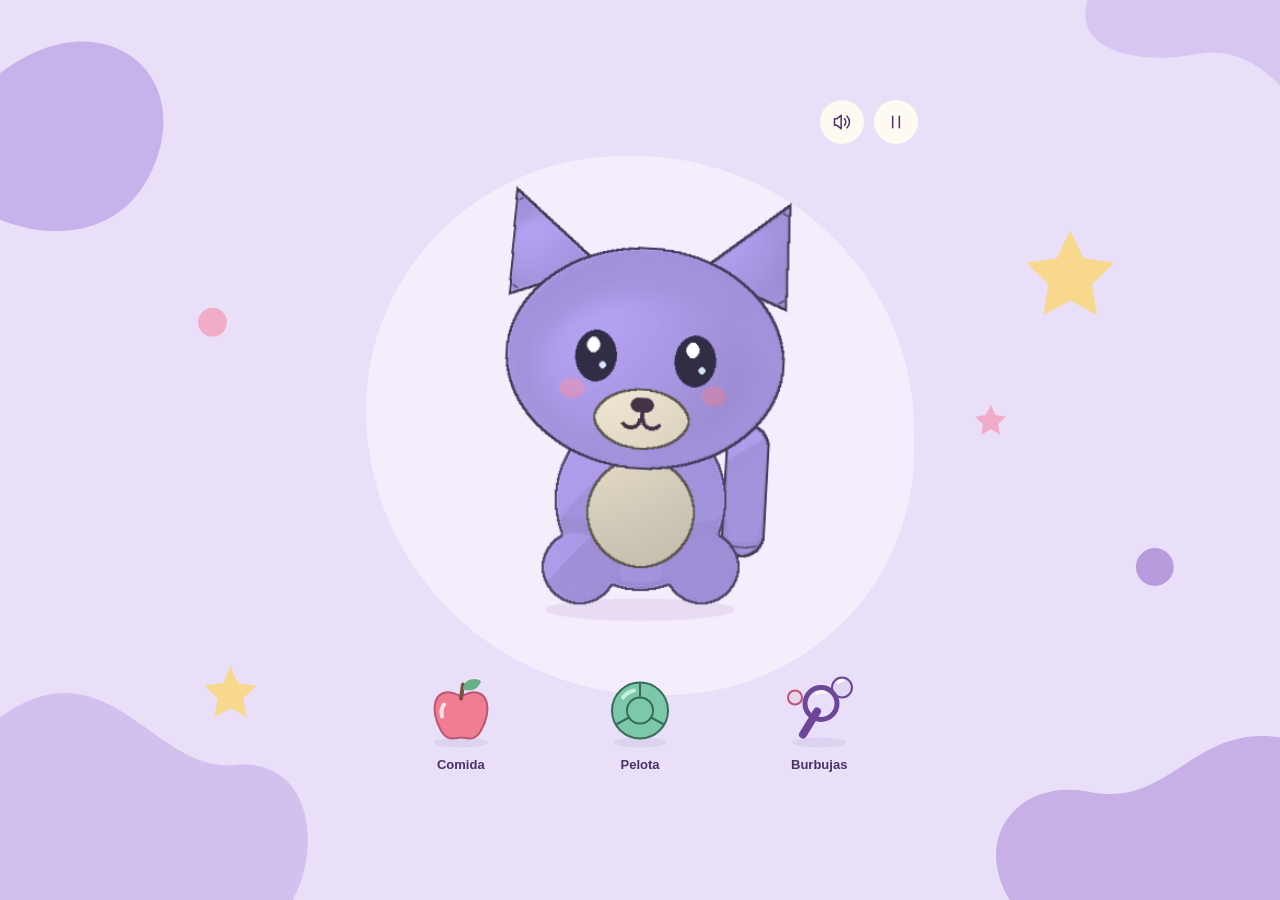
<file: assets/characters/cat/index.html>
<!doctype html><html lang="es"><head><meta charset="utf-8"><meta name="viewport" content="width=device-width,initial-scale=1"><link rel="icon" href="data:,"><title>Tu mascota</title><style>:root { color-scheme: light; --lilac: #e9dff8; --violet: #6c4699; --ink: #493366; --muted: #705780; --cream: #fffaf1; }
* { box-sizing: border-box; }
body { margin: 0; background: var(--lilac); color: var(--ink); font-family: 'Trebuchet MS', 'Arial Rounded MT Bold', sans-serif; }
::selection { background: #cdb4ed; color: #3e2757; }
:focus-visible { outline: 3px solid #724796; outline-offset: 5px; }
.playroom-shapes { position: fixed; inset: 0; pointer-events: none; overflow: hidden; z-index: 0; }
.playroom-shapes > svg { width: 100%; height: 100%; }
.playroom-shapes .shapes-narrow { display: none; }
.pet-room { position: relative; z-index: 1; display: flex; flex-direction: column; align-items: center; justify-content: center; min-height: 100svh; padding: 20px 16px; }
.pet-stage { position: relative; width: min(100%, 560px, calc((100svh - 40px) * .8)); }
.pet-stage::before { content: ''; position: absolute; inset: 8% 1% 15%; border-radius: 48% 52% 46% 54%; background: #f5edfc; }
.pet-stage canvas { position: relative; display: block; width: 100%; height: auto; aspect-ratio: 4/5; touch-action: none; cursor: pointer; -webkit-tap-highlight-color: transparent; }
.pet-stage canvas:focus-visible { border-radius: 38%; }
.scene-utilities { position: absolute; top: 0; right: 2px; display: flex; gap: 10px; }
.pet-utility { background: #fffaf1; color: var(--ink); border: 0; border-radius: 50%; width: 44px; height: 44px; display: grid; place-items: center; cursor: pointer; }
.pet-utility svg { width: 20px; height: 20px; }
.toy { position: absolute; top: 89%; transform: translate(-50%,-50%); background: transparent;
  color: var(--ink); border: 0; padding: 0; width: 86px; display: flex; flex-direction: column; align-items: center;
  gap: 2px; font: 700 13px 'Trebuchet MS',sans-serif; cursor: grab; touch-action: none; user-select: none; -webkit-user-select: none; }
.toy svg { width: 80px; height: 80px; pointer-events: none; }
.toy-food { left: 18%; }
.toy-ball { left: 50%; }
.toy-bubbles { left: 82%; }
.toy:active { cursor: grabbing; }
.toy:hover:not(:disabled) svg { filter: brightness(1.04); }
.toy:disabled { cursor: default; }
.pet-stage[data-food-away="true"] .toy-food svg { opacity: 0; }
.pet-stage[data-ball-away="true"] .toy-ball svg { opacity: .2; }
.pet-stage[data-bubble-mode="true"] .toy { display: none; }
.bubble-target { position: absolute; transform: translate(-50%,-50%); min-width: 44px; min-height: 44px;
  border: 0; border-radius: 50%; padding: 0; background: transparent; cursor: pointer; touch-action: none; -webkit-tap-highlight-color: transparent; }
.bubble-target:disabled { cursor: default; }
.bubble-hud { position: absolute; top: 0; left: 2px; display: flex; align-items: center; gap: 8px; }
.bubble-progress { display: flex; align-items: center; gap: 5px; height: 44px; padding: 0 10px; border-radius: 22px; background: var(--cream); }
.bubble-progress i { width: 9px; height: 9px; border: 1.5px solid var(--violet); border-radius: 50%; }
.bubble-progress i[data-filled="true"] { background: var(--violet); }
.bubble-finish { position: absolute; top: 81%; left: 0; right: 0; text-align: center; }
.bubble-finish p { margin: 0 0 10px; color: var(--ink); font-size: 20px; font-weight: 700; }
.bubble-finish > div { display: flex; justify-content: center; gap: 8px; }
.bubble-finish button { border: 0; border-radius: 22px; padding: 12px 18px; min-height: 44px; font: 700 14px 'Trebuchet MS',sans-serif; cursor: pointer; }
#bubble-replay { background: var(--violet); color: var(--cream); }
#bubble-replay:hover:not(:disabled) { background: #5d3688; }
#bubble-replay:disabled { opacity: .55; cursor: default; }
#bubble-back { background: transparent; color: var(--ink); }
#bubble-back:hover { background: #dbcbed; }
.bubble-hud[hidden], .bubble-finish[hidden] { display: none; }
.sr-only { position: absolute; width: 1px; height: 1px; padding: 0; margin: -1px; overflow: hidden; clip-path: inset(50%); white-space: nowrap; border: 0; }
.pet-error { text-align: center; max-width: 300px; line-height: 1.5; }
@media (max-width: 480px) {
  .playroom-shapes .shapes-wide { display: none; }
  .playroom-shapes .shapes-narrow { display: block; }
  .pet-room { padding: 12px 8px; }
  .pet-stage { width: min(100%, 410px, calc((100svh - 24px) * .8)); }
}
@media (prefers-reduced-motion: reduce) {
  *, *::before, *::after { animation: none !important; transition: none !important; }
}
</style></head><body><div class="playroom-shapes" aria-hidden="true">
<svg class="shapes-wide" viewBox="0 0 1440 1000" preserveAspectRatio="xMidYMid slice">
<path d="M-40 130C80-20 220 55 185 170S25 270-40 215Z" fill="#C7B3EB"/>
<path d="M1240-40c-70 90 20 115 100 100s120 80 160 120V-40Z" fill="#D5C6F2"/>
<path d="m1198 256 15 31 34 5-25 24 6 34-30-16-30 16 6-34-25-24 34-5Z" fill="#F7D88D"/>
<circle cx="245" cy="358" r="16" fill="#F1ADC8"/>
<circle cx="1292" cy="630" r="21" fill="#B79BDC"/>
<path d="M-30 830c150-150 200 30 300 20s100 130 40 180H-30Z" fill="#D2C0EE"/>
<path d="M1190 1060c-130-90-70-200 30-180s120-100 250-50v230Z" fill="#C6B0E6"/>
<path d="m265 740 8 19 21 3-15 14 4 21-18-10-18 10 4-21-15-14 21-3Z" fill="#F7D88D"/>
<path d="m1110 450 5 11 12 2-9 8 2 12-10-6-11 6 2-12-9-8 12-2Z" fill="#F1ADC8"/>
</svg><svg class="shapes-narrow" viewBox="0 0 390 844" preserveAspectRatio="xMidYMid slice">
<path d="M-30 75C30-10 130 5 104 90S14 155-30 130Z" fill="#C7B3EB"/>
<path d="m329 164 8 18 20 3-14 14 3 20-17-9-18 9 4-20-15-14 20-3Z" fill="#F7D88D"/>
<circle cx="48" cy="255" r="9" fill="#F1ADC8"/>
<circle cx="351" cy="595" r="12" fill="#B79BDC"/>
<path d="M-30 773c55-85 90-15 130-9s60 50 45 100H-30Z" fill="#D2C0EE"/>
<path d="M275 880c-45-55-35-104 14-102s47-62 121-31v133Z" fill="#C6B0E6"/>
<path d="m62 655 5 11 12 2-9 8 2 12-10-6-11 6 2-12-9-8 12-2Z" fill="#F7D88D"/>
</svg></div><main class="pet-room"><div class="pet-stage"><canvas id="pet" role="button" tabindex="0" aria-label="Acariciar a tu mascota" aria-describedby="how-to-play"></canvas><button class="toy toy-food" data-tool="food" aria-label="Dar comida" disabled><svg viewBox="0 0 80 80" aria-hidden="true">
<ellipse cx="40" cy="68" rx="27" ry="5" fill="#63419b15"/>
<path d="M40 22C12 7 8 36 20 56c7 12 14 7 20 7s13 5 20-7C72 36 68 7 40 22Z" fill="#F07D91" stroke="#BC5676" stroke-width="2"/>
<path d="m40 24 2-14" stroke="#76513F" stroke-width="4" stroke-linecap="round"/>
<path d="M42 15c0-12 16-12 18-8-4 9-10 10-18 8Z" fill="#69AF87"/>
<path d="M23 30c-3 4-3 8-2 12" stroke="#FFE0E6" stroke-width="4" fill="none" stroke-linecap="round"/>
</svg><span>Comida</span></button><button class="toy toy-ball" data-tool="ball" aria-label="Lanzar la pelota" disabled><svg viewBox="0 0 80 80" aria-hidden="true">
<ellipse cx="40" cy="68" rx="27" ry="5" fill="#63419b15"/>
<circle cx="40" cy="36" r="28" fill="#7CC8A9" stroke="#376D5C" stroke-width="2"/>
<circle cx="40" cy="36" r="13" fill="none" stroke="#376D5C" stroke-width="2"/>
<path d="m40 8 0 15m-24 27 13-7m35 7-13-7" stroke="#376D5C" stroke-width="2"/>
<path d="M23 23c3-4 6-6 11-7" stroke="#C9F0DF" stroke-width="4" fill="none" stroke-linecap="round"/>
</svg><span>Pelota</span></button><button class="toy toy-bubbles" data-tool="bubbles" aria-label="Jugar a las burbujas" disabled><svg viewBox="0 0 80 80" aria-hidden="true">
<ellipse cx="40" cy="68" rx="27" ry="5" fill="#63419b15"/>
<path d="m24 60 14-23" stroke="#6c4699" stroke-width="8" stroke-linecap="round"/>
<circle cx="42" cy="29" r="16" fill="none" stroke="#6c4699" stroke-width="5"/>
<circle cx="63" cy="13" r="10" fill="#C7B3EB33" stroke="#6c4699" stroke-width="2"/>
<circle cx="16" cy="23" r="7" fill="#F1ADC833" stroke="#BC5676" stroke-width="2"/>
<path d="M59 8c1-1 3-2 5-2M38 19c3-2 6-2 8-1" stroke="#fffaf1" stroke-width="3" fill="none" stroke-linecap="round"/>
</svg><span>Burbujas</span></button><div class="bubble-hud" hidden><div class="bubble-progress" role="progressbar" aria-label="Burbujas reventadas" aria-valuemin="0" aria-valuemax="5" aria-valuenow="0"><i></i><i></i><i></i><i></i><i></i></div><button class="pet-utility" id="bubble-exit" aria-label="Salir de burbujas"><svg viewBox="0 0 24 24" fill="none" stroke="currentColor" stroke-width="1.8" stroke-linecap="round" stroke-linejoin="round" aria-hidden="true"><path d="m6 6 12 12M18 6 6 18"/></svg></button></div><div class="bubble-finish" hidden><p>¡Lo hiciste!</p><div><button id="bubble-replay">Otra vez</button><button id="bubble-back">Volver</button></div></div><div class="scene-utilities"><button class="pet-utility" id="sound" aria-label="Silenciar sonidos" aria-pressed="false" disabled><svg viewBox="0 0 24 24" fill="none" stroke="currentColor" stroke-width="1.8" stroke-linecap="round" stroke-linejoin="round" aria-hidden="true"><path d="m11 4-5 4H3v8h3l5 4Z"/><path d="M15 8c2 2 2 6 0 8m3-11c4 4 4 10 0 14"/></svg></button><button class="pet-utility" id="pause" aria-label="Pausar" aria-pressed="false" disabled><svg viewBox="0 0 24 24" fill="none" stroke="currentColor" stroke-width="1.8" stroke-linecap="round" stroke-linejoin="round" aria-hidden="true"><path d="M8 5v14M16 5v14"/></svg></button></div></div><p id="how-to-play" class="sr-only">Arrastrá la fruta hasta la boca o lanzá la pelota. Tocá Guardar o devolvé la pelota a su lugar para terminar. Acariciá la cabeza y frotá la pancita. Tocá Burbujas y reventá cinco para festejar. Con teclado, usá Tab y Enter en las burbujas, o Escape para salir. En juego libre, Enter da mimos y las flechas lanzan la pelota.</p><p id="activity" class="sr-only" role="status" aria-live="polite"></p><p id="error" class="pet-error" role="alert" hidden></p></main><script>/* Estado táctil y física en coordenadas del escenario. Sin DOM ni inferencia. */
(function (root) {
  "use strict";
  const clamp = (n, lo, hi) => Math.max(lo, Math.min(hi, n));
  const distance = (a, b) => Math.hypot(a.x-b.x, a.y-b.y);

  class PetScene {
    constructor(width = 512, height = 640) {
      this.width = width; this.height = height; this.time = 0;
      this.ground = height*.72;
      this.actor = {x: width*.5, vx: 0, min: width*.26, max: width*.74};
      this.foodHome = {x: width*.18, y: height*.89};
      this.ballHome = {x: width*.5, y: height*.89};
      this.food = {...this.foodHome, state: "home", since: 0};
      this.ball = {...this.ballHome, vx: 0, vy: 0, radius: width*.054, active: false, held: false, angle: 0};
      this.pointer = null; this.focus = null;
      this.affection = 0; this.tickle = 0; this.petUntil = 0; this.tickleUntil = 0;
      this.kickAt = 0; this.soundAt = 0; this.jump = 0;
      this.bubbles = {phase: "idle", hits: 0, goal: 5, round: 0, nextId: 0,
        items: [], bursts: [], confetti: [], target: null, since: 0, spawnAt: 0};
      this.onEvent = () => {};
    }
    begin(kind, point) {
      if (this.pointer || this.bubbles.phase !== "idle" || kind === "food" && this.food.state === "eating") return false;
      const stowOnTap = kind === "ball-home" && this.ball.active;
      if (kind === "ball-home") kind = "ball";
      this.pointer = {kind, stowOnTap, last: {...point}, start: {...point}, distance: 0, vx: 0, vy: 0, at: this.time};
      this.focus = {...point};
      if (kind === "food") Object.assign(this.food, point, {state: "drag"});
      else if (kind === "ball") Object.assign(this.ball, point, {held: true, active: true, vx: 0, vy: 0});
      else {this.petUntil = this.time+.5; this.affection = .8; this.onEvent("pet");}
      return true;
    }
    move(point) {
      this.focus = {...point};
      const pointer = this.pointer;
      if (!pointer) return;
      const dt = Math.max(1/120, this.time-pointer.at);
      const travelled = distance(point, pointer.last);
      pointer.distance += travelled;
      pointer.vx = clamp((point.x-pointer.last.x)/dt, -this.width*3, this.width*3);
      pointer.vy = clamp((point.y-pointer.last.y)/dt, -this.height*3, this.height*3);
      pointer.last = {...point}; pointer.at = this.time;
      if (pointer.kind === "food") Object.assign(this.food, point);
      else if (pointer.kind === "ball") Object.assign(this.ball, point);
      else {
        this.petUntil = this.time+.4; this.affection = 1;
        if (pointer.kind === "body" && travelled > this.width*.006) {
          this.tickle = Math.min(1, this.tickle+.3); this.tickleUntil = this.time+.22;
          if (this.time >= this.soundAt) {this.onEvent("tickle"); this.soundAt = this.time+.24;}
        }
      }
    }
    end(point, mouth, radius, cancelled = false) {
      const pointer = this.pointer;
      if (!pointer) return;
      this.pointer = null;
      const tap = pointer.distance < this.width*.018;
      if (pointer.kind === "food") {
        if (!cancelled && (tap || distance(point, {x: mouth[0], y: mouth[1]}) <= radius)) this.consume(mouth);
        else Object.assign(this.food, {state: "return", since: this.time, from: {x: this.food.x, y: this.food.y}});
      } else if (pointer.kind === "ball") {
        this.ball.held = false;
        const backInTray = !tap && distance(point, this.ballHome) < this.width*.1;
        if (cancelled || backInTray || tap && pointer.stowOnTap) this.resetBall();
        else if (tap) this.launch();
        else {
          Object.assign(this.ball, {
            x: clamp(point.x, this.ball.radius, this.width-this.ball.radius),
            y: clamp(point.y, this.ball.radius, this.ground-this.ball.radius),
            vx: this.time-pointer.at < .12 ? pointer.vx : 0,
            vy: this.time-pointer.at < .12 ? pointer.vy : 0,
          });
          this.jump = .6; this.onEvent("play");
        }
      } else if (!cancelled) {this.jump = tap ? .8 : .3; this.petUntil = this.time+.45;}
      this.focus = null;
    }
    consume(mouth) {
      if (this.food.state === "eating" || this.bubbles.phase !== "idle") return false;
      Object.assign(this.food, {state: "eating", since: this.time,
        from: {x: this.food.x, y: this.food.y}, target: [...mouth]});
      this.onEvent("feed");
      return true;
    }
    resetBall() {
      Object.assign(this.ball, this.ballHome, {held: false, active: false, vx: 0, vy: 0, angle: 0});
      this.jump = 0;
      this.onEvent("rest");
    }
    launch() {
      if (this.ball.held || this.bubbles.phase !== "idle") return false;
      Object.assign(this.ball, {x: this.actor.x+this.width*.13, y: this.ground-this.height*.13,
        vx: this.width*.65, vy: -this.height*.7, active: true});
      this.jump = 1; this.onEvent("play");
      return true;
    }
    startBubbles() {
      const game = this.bubbles;
      if (this.pointer || game.phase === "playing") return false;
      if (this.ball.active) this.resetBall();
      Object.assign(game, {phase: "playing", hits: 0, round: game.round+1,
        items: [], bursts: [], confetti: [], target: null, since: this.time, spawnAt: this.time});
      for (let i = 0; i < 3; i++) this.spawnBubble(i);
      this.onEvent("bubblestart"); return true;
    }
    spawnBubble(slot = null, golden = false) {
      const game = this.bubbles;
      if (slot === null) slot = [0, 1, 2].find(i => !game.items.some(b => b.slot === i));
      if (slot === undefined || game.items.length >= 3) return;
      const id = ++game.nextId;
      const baseX = this.width*(golden ? .5 : [.22, .78, .5][slot]);
      const baseY = this.height*(golden ? .27 : [.32, .43, .18][slot]);
      game.items.push({id, slot, golden, baseX, baseY, x: baseX, y: baseY,
        born: this.time, radius: this.width*(golden ? .085 : .07)});
    }
    popBubble(id) {
      const game = this.bubbles;
      const bubble = game.items.find(b => b.id === id);
      if (game.phase !== "playing" || !bubble) return false;
      game.items = game.items.filter(b => b !== bubble);
      game.hits++;
      game.bursts.push({x: bubble.x, y: bubble.y, born: this.time, golden: bubble.golden});
      game.target = {x: bubble.x, y: bubble.y, until: this.time+.65};
      game.spawnAt = this.time+.35;
      this.jump = 1;
      if (game.hits === game.goal) {
        game.phase = "celebrating"; game.since = this.time; game.items = [];
        game.confetti = Array.from({length: 48}, (_, i) => {
          const angle = i*2.39996+game.round, speed = this.width*(.2+(i%7)*.045);
          return {x: this.actor.x, y: this.height*.35,
            vx: Math.cos(angle)*speed, vy: -this.height*(.25+(i%5)*.08), angle, color: i%4};
        });
        this.onEvent("celebrate");
      } else {
        if (game.hits === game.goal-1) {game.items = []; this.spawnBubble(0, true);}
        this.onEvent("bubblepop");
      }
      return true;
    }
    bubbleAt(point, minimumRadius = 0) {
      if (this.bubbles.phase !== "playing") return null;
      return [...this.bubbles.items].reverse().find(b => distance(b, point) <= Math.max(b.radius*1.15, minimumRadius)) || null;
    }
    stopBubbles() {
      const game = this.bubbles;
      if (game.phase === "idle") return false;
      Object.assign(game, {phase: "idle", hits: 0, items: [], bursts: [], confetti: [], target: null});
      this.jump = 0; this.focus = null;
      this.onEvent("bubbleend"); return true;
    }
    updateBubbles(dt, reduced) {
      const game = this.bubbles;
      if (game.phase === "idle") return;
      if (game.phase === "playing") {
        if (game.hits < game.goal-1 && game.items.length < 3 && this.time >= game.spawnAt) {
          this.spawnBubble(); game.spawnAt = this.time+.35;
        }
        for (const bubble of game.items) {
          const age = this.time-bubble.born;
          bubble.x = bubble.baseX+(reduced ? 0 : Math.sin(age*1.4+bubble.id)*this.width*.025);
          bubble.y = bubble.baseY-(reduced ? 0 : Math.sin(age*.15)*this.height*.065);
        }
      } else if (game.phase === "celebrating") {
        if (!reduced) for (const p of game.confetti) {
          p.vy += this.height*.85*dt; p.x += p.vx*dt; p.y += p.vy*dt; p.angle += dt*4;
        }
        else game.confetti = [];
        if (this.time-game.since >= 2.4) {
          game.phase = "complete"; game.confetti = []; this.onEvent("bubblecomplete");
        }
      }
      game.bursts = game.bursts.filter(b => this.time-b.born < .35);
    }
    update(dt, reduced = false) {
      // Subpasos estables incluso si el render baja temporalmente de 60 FPS.
      const steps = Math.max(1, Math.ceil(dt/(1/120)));
      for (let i = 0; i < steps; i++) this.step(dt/steps, reduced);
    }
    step(dt, reduced) {
      this.time += dt;
      this.updateBubbles(dt, reduced);
      this.affection += ((this.time < this.petUntil ? 1 : 0)-this.affection)*(1-Math.exp(-dt*12));
      this.tickle += ((this.time < this.tickleUntil ? 1 : 0)-this.tickle)*(1-Math.exp(-dt*15));
      this.jump *= Math.exp(-dt*5);
      if (this.food.state === "return") {
        const t = clamp((this.time-this.food.since)/.22, 0, 1), k = 1-(1-t)**3;
        this.food.x = this.food.from.x+(this.foodHome.x-this.food.from.x)*k;
        this.food.y = this.food.from.y+(this.foodHome.y-this.food.from.y)*k;
        if (t === 1) Object.assign(this.food, this.foodHome, {state: "home"});
      } else if (this.food.state === "eating" && this.time-this.food.since >= 1.05) {
        Object.assign(this.food, this.foodHome, {state: "home"}); this.jump = .8;
      }
      const b = this.ball;
      if (b.active && !b.held) {
        if (!reduced) {
          b.vy += this.height*2.1*dt; b.x += b.vx*dt; b.y += b.vy*dt;
          b.angle += b.vx*dt/b.radius;
          b.vx *= Math.exp(-dt*.3);
          if (b.x < b.radius || b.x > this.width-b.radius) {
            b.x = clamp(b.x, b.radius, this.width-b.radius); b.vx *= -.82;
          }
          if (b.y > this.ground-b.radius) {
            b.y = this.ground-b.radius; b.vy = -Math.abs(b.vy)*.72;
            if (Math.abs(b.vy) < this.height*.06) b.vy = 0;
          }
          if (b.y < b.radius) {b.y = b.radius; b.vy = Math.abs(b.vy)*.6;}
        } else {b.x = clamp(b.x, b.radius, this.width-b.radius); b.y = this.ground-b.radius; b.vx = 0; b.vy = 0;}
      }
      let target = this.width*.5;
      if (b.active && !reduced) target = clamp(b.x, this.actor.min, this.actor.max);
      const game = this.bubbles;
      if (game.phase === "playing" && !reduced) {
        const bubble = game.target?.until > this.time ? game.target : game.items[0];
        if (bubble) target = clamp(bubble.x, this.actor.min, this.actor.max);
      }
      if (this.pointer?.kind === "food") target = this.actor.x;
      if (reduced) {this.actor.x = this.width*.5; this.actor.vx = 0;}
      else {
        this.actor.vx += ((target-this.actor.x)*28-this.actor.vx*10)*dt;
        this.actor.vx = clamp(this.actor.vx, -this.width*.8, this.width*.8);
        this.actor.x = clamp(this.actor.x+this.actor.vx*dt, this.actor.min, this.actor.max);
      }
      if (!reduced && b.active && !b.held && this.time > this.kickAt &&
          Math.abs(b.x-this.actor.x) < this.width*.17 && b.y > this.ground-this.height*.19) {
        const direction = b.x < this.actor.x ? -1 : 1;
        b.x = clamp(this.actor.x+direction*this.width*.18, b.radius, this.width-b.radius);
        b.vx = direction*this.width*.75; b.vy = -this.height*.6;
        this.kickAt = this.time+.8; this.jump = 1; this.onEvent("kick");
      }
    }
  }

  class PetSound {
    constructor() {this.context = null; this.muted = false; this.voices = new Set(); this.lastAt = -Infinity;}
    unlock() {
      if (this.muted) return;
      try {
        const Audio = root.AudioContext || root.webkitAudioContext;
        if (!Audio) return;
        if (!this.context) this.context = new Audio();
        if (this.context.state === "suspended") this.context.resume().catch(() => {});
      } catch (_) { /* Audio opcional: jugar nunca depende de él. */ }
    }
    play(kind) {
      const ctx = this.context;
      if (this.muted || !ctx || ctx.state !== "running" || ctx.currentTime-this.lastAt < .12 || this.voices.size >= 4) return;
      this.lastAt = ctx.currentTime;
      const notes = {feed: [260, 130], pet: [520, 760], tickle: [620, 950], play: [260, 640], kick: [420, 180],
        bubblepop: [900, 340], celebrate: [523, 1046]};
      const [from, to] = notes[kind] || notes.pet;
      const voice = ctx.createOscillator(), gain = ctx.createGain(), at = ctx.currentTime;
      voice.type = kind === "feed" ? "triangle" : "sine";
      voice.frequency.setValueAtTime(from, at); voice.frequency.exponentialRampToValueAtTime(to, at+.12);
      gain.gain.setValueAtTime(0, at); gain.gain.linearRampToValueAtTime(.055, at+.012);
      gain.gain.exponentialRampToValueAtTime(.0001, at+.17);
      voice.connect(gain); gain.connect(ctx.destination); this.voices.add(voice);
      voice.onended = () => {voice.disconnect(); gain.disconnect(); this.voices.delete(voice);};
      voice.start(at); voice.stop(at+.19);
    }
    stop() {for (const voice of this.voices) {try {voice.stop();} catch (_) { /* Ya terminado. */ }} this.voices.clear();}
    setMuted(value) {this.muted = Boolean(value); if (this.muted) this.stop(); else this.unlock();}
    destroy() {this.stop(); if (this.context) this.context.close().catch(() => {}); this.context = null;}
  }
  PetScene.distance = distance;
  root.DrawToLifeScene = PetScene; root.DrawToLifeSound = PetSound;
  if (typeof module !== "undefined" && module.exports) module.exports = {PetScene, PetSound};
})(typeof globalThis !== "undefined" ? globalThis : window);

/* Reproductor portátil. Animaciones e interacciones sin red ni inferencia. */
(function (root) {
  "use strict";
  const sceneModule = !root.DrawToLifeScene && typeof module !== "undefined" && module.exports ? require("./pet-scene.js") : null;
  const Scene = root.DrawToLifeScene || sceneModule.PetScene;
  const Sound = root.DrawToLifeSound || sceneModule.PetSound;
  const identity = () => [1, 0, 0, 1, 0, 0];
  const durations = {feed: 1.05, pet: .55, play: .7, welcome: 1.05, bubblepop: .45, celebrate: 2.4};
  const clamp = value => Math.max(0, Math.min(1, value));
  function multiply(a, b) {
    return [a[0]*b[0]+a[2]*b[1], a[1]*b[0]+a[3]*b[1],
      a[0]*b[2]+a[2]*b[3], a[1]*b[2]+a[3]*b[3],
      a[0]*b[4]+a[2]*b[5]+a[4], a[1]*b[4]+a[3]*b[5]+a[5]];
  }
  function around(pivot, angle, sx, sy, dy = 0) {
    const c = Math.cos(angle), s = Math.sin(angle), [x, y] = pivot;
    return [c*sx, s*sx, -s*sy, c*sy, x-c*sx*x+s*sy*y, y+dy-s*sx*x-c*sy*y];
  }
  function actionPose(action, seconds) {
    if (!action || !durations[action.type]) return null;
    const elapsed = seconds - action.start;
    const duration = durations[action.type];
    if (elapsed < 0 || elapsed >= duration) return null;
    const progress = elapsed / duration;
    let mouth = "happy", eyes = "happy";
    if (action.type === "feed" && elapsed < .18) {mouth = "open"; eyes = null;}
    else if (action.type === "feed" && elapsed < .75) {
      mouth = Math.floor(elapsed * 13) % 2 ? "chew" : "open";
      eyes = null;
    }
    if (action.type === "welcome" && elapsed < .18) eyes = "closed";
    return {type: action.type, elapsed, progress, mouth, eyes,
      envelope: Math.sin(Math.PI * progress)};
  }
  function frame(manifest, seconds, reactionStart = -Infinity, reduced = false, action = null, mood = {}) {
    const {idle, blink, react} = manifest.animations;
    const phase = seconds * 2*Math.PI/idle.duration;
    const elapsed = seconds-reactionStart;
    const reaction = !reduced && elapsed >= 0 && elapsed < react.duration
      ? Math.sin(Math.PI*elapsed/react.duration) : 0;
    let pose = actionPose(action, seconds);
    if (mood.tickle > .12 || mood.affection > .15) pose = {...pose,
      mouth: mood.tickle > .2 ? "open" : pose?.mouth || "happy", eyes: "happy"};
    if (mood.anticipate && pose?.type !== "feed") pose = {...pose, mouth: "open", eyes: null};
    if (mood.celebrating) pose = {...pose, eyes: "happy", mouth: pose?.type === "feed" ? pose.mouth : "happy"};
    // Pausas desiguales, deterministas para que sean reproducibles.
    const intervals = [1, 1.27, .86, 1.12].map(value => value * blink.interval);
    let blinkTime = seconds % intervals.reduce((a, b) => a+b, 0);
    for (const interval of intervals) {
      if (blinkTime < interval) break;
      blinkTime -= interval;
    }
    const eyeScale = !reduced && blinkTime < blink.duration
      ? Math.max(.06, Math.abs(2*blinkTime/blink.duration-1)) : 1;
    const lookup = new Map(manifest.layers.map(layer => [layer.id, layer]));
    const result = new Map(), visiting = new Set();
    function resolve(id) {
      if (result.has(id)) return result.get(id);
      if (visiting.has(id)) throw new Error("Ciclo en las uniones del personaje");
      const layer = lookup.get(id);
      if (!layer) throw new Error("Falta una pieza del personaje");
      visiting.add(id);
      let angle = 0, sx = 1, sy = 1, dy = 0;
      if (!reduced) {
        const energy = pose?.envelope || 0;
        if (layer.motion === "breathe") {
          sy += idle.breath_scale*1.6*Math.sin(phase);
          dy -= reaction*react.jump*manifest.canvas[1];
          if (pose?.type === "play" || pose?.type === "bubblepop") {
            const bounce = Math.sin(pose.progress * Math.PI) * energy;
            dy -= bounce * manifest.canvas[1] * .07;
            sx += bounce * .025; sy -= bounce * .025;
            angle = Math.sin(pose.progress * Math.PI * 2) * energy * .075;
          } else if (pose?.type === "welcome") {
            dy -= energy * manifest.canvas[1] * .025;
            sx += Math.sin(pose.progress*Math.PI*2)*.06;
            sy -= Math.sin(pose.progress*Math.PI*2)*.06;
          }
        } else if (layer.motion === "head") {
          angle = (idle.head_degrees*2*Math.sin(phase)+reaction*react.tilt_degrees)*Math.PI/180;
          angle += (mood.lookX || 0)*.12+(mood.affection || 0)*.12;
          if (pose?.type === "pet") angle += energy * .12;
          if (pose?.type === "feed") angle += Math.sin(pose.elapsed * 25) * energy * .025;
          if (pose?.type === "welcome") angle -= energy * .14;
          if (mood.tickle > .1) angle += Math.sin(seconds*32)*mood.tickle*.09;
        } else if (layer.motion === "sway") {
          angle = (4*Math.sin(phase)+reaction*7+energy*Math.sin(seconds*16)*13+(mood.tickle || 0)*Math.sin(seconds*24)*12)*Math.PI/180;
          if (/right/.test(layer.id)) angle *= -1;
        } else if (layer.motion === "blink" && !pose?.eyes)
          sy = layer.expressions?.closed && eyeScale < .25 ? 1 : eyeScale;
        else if (layer.motion === "smile" && !layer.expressions) sy += reaction*.18;
      }
      const parent = layer.parent ? resolve(layer.parent) : identity();
      const local = around(layer.pivot, angle, sx, sy, dy);
      if (!reduced && layer.motion === "blink") local[4] += (mood.lookX || 0)*manifest.canvas[0]*.008;
      const matrix = multiply(parent, local);
      result.set(id, matrix);
      visiting.delete(id);
      return matrix;
    }
    for (const layer of manifest.layers) resolve(layer.id);
    return {matrices: result, reaction, eyeScale, pose};
  }
  function transformPoint(matrix, point) {
    return [matrix[0]*point[0]+matrix[2]*point[1]+matrix[4],
      matrix[1]*point[0]+matrix[3]*point[1]+matrix[5]];
  }

  class Player {
    constructor(canvas, manifest, images) {
      this.canvas = canvas;
      this.context = canvas.getContext("2d");
      if (!this.context) throw new Error("Canvas 2D no está disponible");
      this.manifest = manifest;
      this.images = images;
      this.elapsed = 0;
      this.reactionStart = -Infinity;
      this.action = null;
      this.paused = false;
      this.destroyed = false;
      this.last = null;
      this.sound = new Sound();
      this.scene = new Scene(manifest.canvas[0], Math.round(manifest.canvas[0]*1.25));
      this.stage = canvas.parentElement;
      this.bubbleTargets = Array.from({length: 3}, (_, slot) => {
        const button = document.createElement("button");
        button.type = "button"; button.className = "bubble-target"; button.hidden = true;
        button.dataset.bubbleSlot = String(slot);
        button.setAttribute("aria-label", "Reventar burbuja");
        this.stage.append(button); return button;
      });
      this.lookX = 0;
      this.gestureId = null;
      this.reducedQuery = matchMedia("(prefers-reduced-motion: reduce)");
      this.reduced = this.reducedQuery.matches;
      canvas.width = this.scene.width;
      canvas.height = this.scene.height;
      this.hitMasks = new Map();
      this.bounds = [manifest.canvas[0], manifest.canvas[1], 0, 0];
      for (const layer of manifest.layers) {
        const surface = document.createElement("canvas");
        surface.width = manifest.canvas[0]; surface.height = manifest.canvas[1];
        const ctx = surface.getContext("2d");
        ctx.drawImage(images.get(layer.id), 0, 0);
        const data = ctx.getImageData(0, 0, surface.width, surface.height).data;
        this.hitMasks.set(layer.id, data);
        for (let y = 0; y < surface.height; y++) for (let x = 0; x < surface.width; x++) {
          if (data[(y*surface.width+x)*4+3] > 40) {
            this.bounds[0] = Math.min(this.bounds[0], x); this.bounds[1] = Math.min(this.bounds[1], y);
            this.bounds[2] = Math.max(this.bounds[2], x+1); this.bounds[3] = Math.max(this.bounds[3], y+1);
          }
        }
      }
      const [left, top, right, bottom] = this.bounds;
      this.scale = Math.min(canvas.width*.65/(right-left), canvas.height*.57/(bottom-top));
      const margin = Math.max(canvas.width*.25, (right-left)*this.scale*.58);
      this.scene.actor.min = margin; this.scene.actor.max = canvas.width-margin;
      this.scene.onEvent = type => {
        if (["rest", "bubblestart", "bubbleend", "bubblecomplete"].includes(type)) {
          if (type === "rest" && this.action?.type === "play" || ["bubbleend", "bubblestart"].includes(type) && ["bubblepop", "celebrate"].includes(this.action?.type)) {
            const action = this.action.type;
            this.action = null;
            this.emit("actionend", {action, interrupted: true});
          }
        } else {
          this.startAction(type === "tickle" ? "pet" : type === "kick" ? "play" : type);
          this.sound.play(type);
        }
        this.emit("interaction", {interaction: type});
      };
      this.point = event => {
        const rect = canvas.getBoundingClientRect();
        return {x: (event.clientX-rect.left)*canvas.width/rect.width,
          y: (event.clientY-rect.top)*canvas.height/rect.height};
      };
      this.onPointer = event => {
        if (this.paused || this.gestureId !== null || event.isPrimary === false || event.button > 0) return;
        const tool = event.target.closest?.('[data-tool]');
        const bubbleTarget = event.target.closest?.('[data-bubble-slot]');
        if (event.target.closest?.('button') && !tool && !bubbleTarget) return;
        if (tool?.dataset.tool === "bubbles") return;
        const point = this.point(event);
        if (this.scene.bubbles.phase === "playing") {
          this.sound.unlock(); event.preventDefault();
          const bubble = bubbleTarget ? this.scene.bubbles.items.find(b => b.slot === Number(bubbleTarget.dataset.bubbleSlot))
            : this.scene.bubbleAt(point, 24*canvas.width/canvas.getBoundingClientRect().width);
          if (bubble) this.popBubble(bubble.id);
          return;
        }
        if (this.scene.bubbles.phase !== "idle") return;
        let kind = tool?.dataset.tool === "ball" ? "ball-home" : tool?.dataset.tool;
        if (!kind && this.scene.ball.active && Math.hypot(point.x-this.scene.ball.x, point.y-this.scene.ball.y) < this.scene.ball.radius*1.7) kind = "ball";
        if (!kind) {
          const layer = this.hitLayer(point);
          if (layer) kind = ["head", "blink", "smile"].includes(layer.motion) || layer.parent === "head" ? "head" : "body";
        }
        this.sound.unlock();
        if (!kind || !this.scene.begin(kind, point)) return;
        event.preventDefault(); this.gestureId = event.pointerId;
        canvas.setPointerCapture(event.pointerId); this.render();
      };
      this.onMove = event => {
        if (this.paused || event.isPrimary === false) return;
        if (this.gestureId !== null && this.gestureId !== event.pointerId) return;
        if (this.gestureId !== null) event.preventDefault();
        this.scene.move(this.point(event));
      };
      this.onUp = event => {
        if (event.pointerId !== this.gestureId) return;
        this.finishGesture(this.point(event), event.type !== "pointerup"); this.render();
      };
      this.onKey = event => {
        if (event.code === "Escape" && this.scene.bubbles.phase !== "idle") {
          event.preventDefault(); this.stopBubbles(); return;
        }
        if (event.target !== canvas) return;
        if (this.scene.bubbles.phase === "playing" && ["Space", "Enter"].includes(event.code)) {
          event.preventDefault(); this.sound.unlock();
          const bubble = this.scene.bubbles.items[0]; if (bubble) this.popBubble(bubble.id);
          return;
        }
        if (event.code === "Space" || event.code === "Enter") {event.preventDefault(); this.sound.unlock(); this.react();}
        else if (event.code === "ArrowLeft" || event.code === "ArrowRight") {
          event.preventDefault(); this.sound.unlock(); this.play(event.code === "ArrowLeft" ? -1 : 1);
        }
      };
      this.onReduced = event => {this.reduced = event.matches; this.render();};
      this.onVisibility = () => {
        this.last = null;
        if (document.hidden) {this.finishGesture(null, true); this.sound.stop();}
      };
      this.onLeave = () => {if (this.gestureId === null) this.scene.focus = null;};
      this.onBubbleClick = event => {
        const target = event.target.closest?.('[data-bubble-slot]');
        if (event.detail !== 0 || !target) return;
        const bubble = this.scene.bubbles.items.find(b => b.slot === Number(target.dataset.bubbleSlot));
        this.sound.unlock(); if (bubble) this.popBubble(bubble.id);
      };
      this.stage.addEventListener("pointerdown", this.onPointer);
      this.stage.addEventListener("pointermove", this.onMove, {passive: false});
      canvas.addEventListener("pointerup", this.onUp);
      canvas.addEventListener("pointercancel", this.onUp);
      canvas.addEventListener("lostpointercapture", this.onUp);
      this.stage.addEventListener("pointerleave", this.onLeave);
      this.stage.addEventListener("keydown", this.onKey);
      this.stage.addEventListener("click", this.onBubbleClick);
      this.reducedQuery.addEventListener("change", this.onReduced);
      document.addEventListener("visibilitychange", this.onVisibility);
      this.render();
      this.tick = now => {
        if (this.destroyed) return;
        if (!this.paused && !document.hidden && this.last !== null) {
            const dt = Math.min((now-this.last)/1000, .05);
            this.elapsed += dt;
            this.scene.update(dt, this.reduced);
            const game = this.scene.bubbles;
            const target = this.scene.focus || (game.phase === "playing" ?
              (game.target?.until > this.scene.time ? game.target : game.items[0]) : null) || (this.scene.ball.active ? this.scene.ball : null);
            const wanted = target ? Math.max(-1, Math.min(1, (target.x-this.scene.actor.x)/(canvas.width*.32))) : Math.sin(this.elapsed*.8)*.2;
            this.lookX += (wanted-this.lookX)*(1-Math.exp(-dt*12));
            if (this.action && !actionPose(this.action, this.elapsed)) {
              const type = this.action.type;
              this.action = null;
              this.emit("actionend", {action: type});
            }
            this.render();
        }
        this.last = now;
        this.raf = requestAnimationFrame(this.tick);
      };
      this.raf = requestAnimationFrame(this.tick);
    }
    emit(name, detail = {}) {
      this.canvas.dispatchEvent(new CustomEvent(`character:${name}`, {detail: {id: this.manifest.id, ...detail}}));
    }
    hitLayer(point) {
      const [width, height] = this.manifest.canvas;
      for (const layer of [...this.manifest.layers].reverse()) {
        const m = this.current.matrices.get(layer.id), det = m[0]*m[3]-m[1]*m[2];
        if (Math.abs(det) < 1e-10) continue;
        const x = (m[3]*(point.x-m[4])-m[2]*(point.y-m[5]))/det;
        const y = (-m[1]*(point.x-m[4])+m[0]*(point.y-m[5]))/det;
        if (x >= 0 && y >= 0 && x < width && y < height &&
            this.hitMasks.get(layer.id)[(Math.floor(y)*width+Math.floor(x))*4+3] > 40) return layer;
      }
      return null;
    }
    finishGesture(point, cancelled) {
      if (this.gestureId === null) return;
      const id = this.gestureId; this.gestureId = null;
      const rect = this.canvas.getBoundingClientRect();
      const radius = Math.max(this.canvas.width*.055, 28*this.canvas.width/rect.width);
      this.scene.end(point || this.scene.pointer?.last || {x: 0, y: 0}, this.mouthPosition(), radius, cancelled);
      if (this.canvas.hasPointerCapture(id)) this.canvas.releasePointerCapture(id);
    }
    startAction(type) {
      if (this.destroyed || this.paused || !durations[type]) return false;
      if (this.action?.type === "feed") return type !== "feed";
      if (this.action) this.emit("actionend", {action: this.action.type, interrupted: true});
      this.action = {type, start: this.elapsed};
      this.emit("actionstart", {action: type});
      this.render();
      return true;
    }
    feed() {
      if (this.destroyed || this.paused) return false;
      return this.scene.consume(this.mouthPosition());
    }
    pet() {
      if (this.destroyed || this.paused) return false;
      this.scene.petUntil = this.scene.time+.55; this.scene.affection = 1;
      this.sound.play("pet"); return this.startAction("pet");
    }
    play(direction = 1) {
      if (this.destroyed || this.paused) return false;
      const result = this.scene.launch();
      this.scene.ball.vx *= direction < 0 ? -1 : 1;
      this.render(); return result;
    }
    toggleBall() {
      if (this.destroyed || this.paused || this.scene.ball.held || this.scene.bubbles.phase !== "idle") return false;
      if (!this.scene.ball.active) return this.play();
      this.scene.resetBall(); this.render(); return true;
    }
    startBubbles() {
      if (this.destroyed || this.paused) return false;
      this.finishGesture(null, true);
      const result = this.scene.startBubbles(); this.render(); return result;
    }
    popBubble(id) {
      if (this.destroyed || this.paused) return false;
      const result = this.scene.popBubble(id); this.render(); return result;
    }
    stopBubbles() {
      if (this.destroyed) return false;
      const result = this.scene.stopBubbles(); this.render();
      this.pendingBubbleFocus = false;
      if (result) this.stage.querySelector('[data-tool="bubbles"]')?.focus({preventScroll: true});
      return result;
    }
    focusBubble() {this.bubbleTargets.find(b => !b.hidden)?.focus({preventScroll: true});}
    welcome() {return this.startAction("welcome");}
    react() {
      if (!this.pet()) return false;
      this.reactionStart = this.elapsed;
      this.emit("react");
      return true;
    }
    setPaused(value) {
      this.finishGesture(null, true);
      this.paused = Boolean(value); this.last = null;
      if (this.paused) this.sound.stop();
      this.render();
      this.emit("pause", {paused: this.paused});
    }
    setMuted(value) {this.sound.setMuted(value); this.emit("mute", {muted: this.sound.muted});}
    mouthPosition() {
      const layer = this.manifest.layers.find(item => item.motion === "smile");
      if (!layer) return [this.canvas.width*.5, this.canvas.height*.55];
      return transformPoint(this.current.matrices.get(layer.id), layer.mouth_anchor || layer.pivot);
    }
    render() {
      const {scene} = this;
      const previousMouth = this.current ? this.mouthPosition() : [this.canvas.width*.5, this.canvas.height*.4];
      const near = scene.food.state === "drag" && Math.hypot(scene.food.x-previousMouth[0], scene.food.y-previousMouth[1]) < this.canvas.width*.22;
      this.current = frame(this.manifest, this.elapsed, this.reactionStart, this.reduced, this.action,
        {lookX: this.lookX, affection: scene.affection, tickle: scene.tickle, anticipate: near,
          celebrating: scene.bubbles.phase === "celebrating"});
      const ctx = this.context;
      const {pose, eyeScale} = this.current;
      ctx.setTransform(1, 0, 0, 1, 0, 0);
      ctx.clearRect(0, 0, this.canvas.width, this.canvas.height);
      const w = this.canvas.width, h = this.canvas.height;
      const moving = Math.min(1, Math.abs(scene.actor.vx)/(w*.25));
      const hop = this.reduced ? 0 : Math.abs(Math.sin(this.elapsed*12))*(moving*.035+scene.jump*.045)*h;
      const happyBounce = !this.reduced && pose?.type === "welcome" ? Math.sin(pose.progress*Math.PI)*h*.035 : 0;
      const celebration = !this.reduced && scene.bubbles.phase === "celebrating" ?
        Math.abs(Math.sin((scene.time-scene.bubbles.since)/2.4*Math.PI*3))*h*.065 : 0;
      const [left, , right, bottom] = this.bounds;
      const sx = this.scale*(this.reduced ? 1 : 1+Math.sin(this.elapsed*12)*moving*.025);
      const world = [sx, 0, 0, this.scale, scene.actor.x-(left+right)*.5*sx,
        scene.ground-bottom*this.scale-hop-happyBounce-celebration];
      for (const [id, matrix] of this.current.matrices) this.current.matrices.set(id, multiply(world, matrix));
      ctx.fillStyle = "#63419b18";
      ctx.beginPath(); ctx.ellipse(scene.actor.x, scene.ground+h*.008, w*.17-hop*.3, h*.016, 0, 0, 2*Math.PI); ctx.fill();
      for (const layer of this.manifest.layers) {
        let expression = null;
        if (layer.motion === "smile") expression = pose?.mouth;
        if (layer.motion === "blink") expression = pose?.eyes || (eyeScale < .25 ? "closed" : null);
        const key = expression && layer.expressions?.[expression] ? `${layer.id}__${expression}` : layer.id;
        ctx.setTransform(...this.current.matrices.get(layer.id));
        ctx.drawImage(this.images.get(key), 0, 0);
      }
      ctx.setTransform(1, 0, 0, 1, 0, 0);
      const foodAge = scene.time-scene.food.since;
      if (scene.food.state !== "home" && (scene.food.state !== "eating" || foodAge < .2)) {
        const t = scene.food.state === "eating" ? (this.reduced ? 1 : clamp(foodAge/.2)) : 0;
        const [mx, my] = this.mouthPosition();
        const from = scene.food.state === "eating" ? scene.food.from : scene.food;
        const x = from.x+(mx-from.x)*t, y = from.y+(my-from.y)*t;
        const size = w*.058*(1-t*.94);
        ctx.save(); ctx.translate(x, y); ctx.rotate(this.reduced ? 0 : -.15);
        ctx.fillStyle = "#F07D91";
        ctx.beginPath(); ctx.ellipse(-size*.3, 0, size*.65, size*.85, -.2, 0, Math.PI*2);
        ctx.ellipse(size*.3, 0, size*.65, size*.85, .2, 0, Math.PI*2); ctx.fill();
        ctx.strokeStyle = "#70503F"; ctx.lineWidth = Math.max(2, w*.006);
        ctx.beginPath(); ctx.moveTo(0, -size*.65); ctx.lineTo(size*.12, -size*1.12); ctx.stroke();
        ctx.fillStyle = "#67AD84"; ctx.beginPath();
        ctx.ellipse(size*.42, -size*.95, size*.43, size*.2, -.4, 0, Math.PI*2); ctx.fill(); ctx.restore();
      }
      if (scene.ball.active) {
        const ball = scene.ball;
        ctx.save(); ctx.translate(ball.x, ball.y); ctx.rotate(this.reduced ? 0 : ball.angle);
        ctx.fillStyle = "#7CC8A9"; ctx.strokeStyle = "#376D5C"; ctx.lineWidth = w*.004;
        ctx.beginPath(); ctx.arc(0, 0, ball.radius, 0, Math.PI*2); ctx.fill(); ctx.stroke();
        ctx.beginPath(); ctx.arc(0, 0, ball.radius*.48, 0, Math.PI*2); ctx.stroke();
        for (let i = 0; i < 3; i++) {
          const a = i*Math.PI*2/3;
          ctx.beginPath(); ctx.moveTo(Math.cos(a)*ball.radius*.5, Math.sin(a)*ball.radius*.5);
          ctx.lineTo(Math.cos(a)*ball.radius, Math.sin(a)*ball.radius); ctx.stroke();
        }
        ctx.restore();
      }
      this.drawBubbles();
      const affectionate = scene.affection > .2 || scene.tickle > .2 || pose?.type === "feed" && pose.elapsed > .75;
      if (affectionate && !this.reduced) {
        ctx.save();
        for (let i = 0; i < 3; i++) {
          const t = (this.elapsed*1.4+i*.28)%1;
          const x = scene.actor.x+w*(-.16+i*.16), y = h*(.34-t*.13), s = w*.023;
          ctx.globalAlpha = Math.sin(t*Math.PI)*.85;
          ctx.fillStyle = "#DE76A8"; ctx.beginPath(); ctx.moveTo(x, y+s*.4);
          ctx.bezierCurveTo(x-s*2, y-s*.6, x-s*.7, y-s*1.6, x, y-s*.7);
          ctx.bezierCurveTo(x+s*.7, y-s*1.6, x+s*2, y-s*.6, x, y+s*.4); ctx.fill();
        }
        ctx.restore();
      }
      const foodAway = String(scene.food.state !== "home"), ballAway = String(scene.ball.active);
      if (this.stage.dataset.foodAway !== foodAway) this.stage.dataset.foodAway = foodAway;
      if (this.stage.dataset.ballAway !== ballAway) this.stage.dataset.ballAway = ballAway;
    }
    drawBubbles() {
      const {scene, context: ctx} = this, game = scene.bubbles, w = scene.width;
      const colors = [["#C7B3EB33", "#6c4699"], ["#F1ADC833", "#BC5676"], ["#7CC8A933", "#376D5C"]];
      for (const b of game.items) {
        const [fill, rim] = b.golden ? ["#F7D88D66", "#6c4699"] : colors[b.slot];
        ctx.save(); ctx.translate(b.x, b.y);
        ctx.fillStyle = fill; ctx.strokeStyle = rim; ctx.lineWidth = w*.0045;
        ctx.beginPath(); ctx.arc(0, 0, b.radius, 0, Math.PI*2); ctx.fill(); ctx.stroke();
        ctx.strokeStyle = "#fffaf1"; ctx.lineWidth = w*.009; ctx.lineCap = "round";
        ctx.beginPath(); ctx.arc(0, 0, b.radius*.72, Math.PI*1.1, Math.PI*1.47); ctx.stroke();
        ctx.fillStyle = "#fffaf1"; ctx.beginPath(); ctx.arc(b.radius*.42, b.radius*.47, w*.007, 0, Math.PI*2); ctx.fill();
        if (b.golden) {
          ctx.fillStyle = "#F7D88D"; ctx.strokeStyle = "#6c4699"; ctx.lineWidth = w*.002;
          ctx.beginPath();
          for (let i = 0; i < 10; i++) {
            const a = i*Math.PI/5-Math.PI/2, r = b.radius*(i%2 ? .23 : .5);
            i ? ctx.lineTo(Math.cos(a)*r, Math.sin(a)*r) : ctx.moveTo(Math.cos(a)*r, Math.sin(a)*r);
          }
          ctx.closePath(); ctx.fill(); ctx.stroke();
        }
        ctx.restore();
      }
      if (!this.reduced) {
        for (const b of game.bursts) {
          const t = (scene.time-b.born)/.35;
          ctx.save(); ctx.globalAlpha = 1-t; ctx.strokeStyle = b.golden ? "#F7D88D" : "#6c4699"; ctx.lineWidth = w*.004;
          for (let i = 0; i < 7; i++) {
            const a = i*Math.PI*2/7, r = w*(.035+t*.08);
            ctx.beginPath(); ctx.moveTo(b.x+Math.cos(a)*r, b.y+Math.sin(a)*r);
            ctx.lineTo(b.x+Math.cos(a)*(r+w*.018), b.y+Math.sin(a)*(r+w*.018)); ctx.stroke();
          }
          ctx.restore();
        }
        const palette = ["#F1ADC8", "#F7D88D", "#7CC8A9", "#C7B3EB"];
        for (const p of game.confetti) {
          ctx.save(); ctx.translate(p.x, p.y); ctx.rotate(p.angle);
          ctx.globalAlpha = Math.min(1, (2.4-(scene.time-game.since))*2);
          ctx.fillStyle = palette[p.color]; ctx.fillRect(-w*.006, -w*.012, w*.012, w*.024); ctx.restore();
        }
      }
      let lostFocus = false;
      for (let slot = 0; slot < 3; slot++) {
        const button = this.bubbleTargets[slot], b = game.items.find(item => item.slot === slot);
        if (button.hidden !== !b) {
          if (!b && document.activeElement === button) lostFocus = true;
          button.hidden = !b;
        }
        button.disabled = this.paused;
        if (!b) continue;
        button.setAttribute("aria-label", b.golden ? "Reventar la burbuja dorada" : "Reventar burbuja");
        button.style.left = `${b.x/w*100}%`; button.style.top = `${b.y/scene.height*100}%`;
        button.style.width = `${b.radius*2/w*100}%`; button.style.height = `${b.radius*2/scene.height*100}%`;
      }
      if (lostFocus && game.phase === "playing") this.pendingBubbleFocus = true;
      if (this.pendingBubbleFocus && game.phase === "playing" && game.items.length) {
        this.pendingBubbleFocus = false; this.focusBubble();
      }
      if (lostFocus && game.phase === "celebrating") this.stage.querySelector('#bubble-replay')?.focus({preventScroll: true});
    }
    destroy() {
      this.destroyed = true;
      cancelAnimationFrame(this.raf);
      this.finishGesture(null, true); this.sound.destroy();
      this.stage.removeEventListener("pointerdown", this.onPointer);
      this.stage.removeEventListener("pointermove", this.onMove);
      this.stage.removeEventListener("pointerleave", this.onLeave);
      for (const name of ["pointerup", "pointercancel", "lostpointercapture"]) this.canvas.removeEventListener(name, this.onUp);
      this.stage.removeEventListener("keydown", this.onKey);
      this.stage.removeEventListener("click", this.onBubbleClick);
      this.bubbleTargets.forEach(button => button.remove());
      this.reducedQuery.removeEventListener("change", this.onReduced);
      document.removeEventListener("visibilitychange", this.onVisibility);
      this.images.clear(); this.hitMasks.clear(); this.action = null;
    }
    static async load(canvas, source, assets = null) {
      let manifest, base;
      if (typeof source === "string") {
        base = new URL(source, document.baseURI);
        const response = await fetch(base);
        if (!response.ok) throw new Error("No se pudo cargar character.json");
        manifest = await response.json();
      } else {manifest = source; base = new URL(document.baseURI);}
      if (manifest.schema_version !== 1 || !Array.isArray(manifest.layers))
        throw new Error("Formato de personaje incompatible");
      const entries = manifest.layers.flatMap(layer => [[layer.id, layer.texture],
        ...Object.entries(layer.expressions || {}).map(([name, path]) => [`${layer.id}__${name}`, path])]);
      const loaded = await Promise.all(entries.map(async ([key, path]) => {
        const image = new Image();
        image.src = assets ? assets[key] : new URL(path, base).href;
        await image.decode();
        if (image.width !== manifest.canvas[0] || image.height !== manifest.canvas[1])
          throw new Error("La textura no coincide con el lienzo");
        return [key, image];
      }));
      return new Player(canvas, manifest, new Map(loaded));
    }
  }
  Player.frame = frame;
  Player.multiply = multiply;
  Player.actionPose = actionPose;
  Player.transformPoint = transformPoint;
  Player.Scene = Scene;
  Player.Sound = Sound;
  root.DrawToLifePlayer = Player;
  if (typeof module !== "undefined" && module.exports) module.exports = Player;
})(typeof globalThis !== "undefined" ? globalThis : window);
</script><script>const data={"manifest": {"schema_version": 1, "id": "cat", "species": "cat", "creature": "friendly creature", "name": "Gato", "canvas": [512, 512], "palette": ["#AF9CEA", "#F7EDD7", "#F28DB1"], "layers": [{"id": "tail", "parent": "body", "pivot": [344.0, 390.0], "texture": "textures/tail.png", "color_role": "primary", "motion": "sway", "generated": false, "texture_source": "body"}, {"id": "body", "parent": null, "pivot": [256.0, 442.0], "texture": "textures/body.png", "color_role": "primary", "motion": "breathe", "generated": true}, {"id": "belly", "parent": "body", "pivot": [256.0, 367.0], "texture": "textures/belly.png", "color_role": "secondary", "motion": "", "generated": false}, {"id": "ear_left", "parent": "head", "pivot": [154.0, 164.0], "texture": "textures/ear_left.png", "color_role": "primary", "motion": "sway", "generated": false, "texture_source": "head"}, {"id": "ear_right", "parent": "head", "pivot": [358.0, 164.0], "texture": "textures/ear_right.png", "color_role": "primary", "motion": "sway", "generated": false, "texture_source": "head"}, {"id": "head", "parent": "body", "pivot": [256.0, 298.0], "texture": "textures/head.png", "color_role": "primary", "motion": "head", "generated": true}, {"id": "muzzle", "parent": "head", "pivot": [256.0, 275.0], "texture": "textures/muzzle.png", "color_role": "secondary", "motion": "", "generated": false}, {"id": "blush", "parent": "head", "pivot": [256.0, 258.0], "texture": "textures/blush.png", "color_role": "accent", "motion": "", "generated": false}, {"id": "eye_left", "parent": "head", "pivot": [207.0, 224.0], "texture": "textures/eye_left.png", "color_role": null, "motion": "blink", "generated": false}, {"id": "eye_right", "parent": "head", "pivot": [305.0, 224.0], "texture": "textures/eye_right.png", "color_role": null, "motion": "blink", "generated": false}, {"id": "mouth", "parent": "head", "pivot": [256.0, 280.0], "texture": "textures/mouth.png", "color_role": null, "motion": "smile", "generated": false}], "face_bounds": [153.0, 162.0, 359.0, 306.0], "animations": {"idle": {"duration": 3.2, "loop": true, "breath_scale": 0.018, "head_degrees": 1.5}, "blink": {"duration": 0.18, "interval": 4.3}, "react": {"duration": 0.85, "jump": 0.025, "tilt_degrees": 8}}, "provenance": {"status": "generated", "operation": "create", "model": "Lykon/dreamshaper-8", "model_revision": "a7e52b98680b1ba8ff7bce97c7f9f2e2e5337917", "control_revision": "3564ec7b87dd706d5fc760d21c9e90bb160d1e9f", "parts": [{"layer": "body", "seed": 42, "prompt": "one rounded cartoon shape, smooth blank surface, vibrant color, soft cel shading, children's game mascot texture, clean outline, white background", "negative_prompt": "photo, realistic, 3d render, scary, human, eyes, mouth, face, text, watermark, extra objects, paper texture, messy sketch, patterned surface", "device": "cuda", "warnings": [], "reused_checkpoint": false, "safety_checked": false}, {"layer": "head", "seed": 43, "prompt": "one rounded cartoon shape, smooth blank surface, vibrant color, soft cel shading, children's game mascot texture, clean outline, white background", "negative_prompt": "photo, realistic, 3d render, scary, human, eyes, mouth, face, text, watermark, extra objects, paper texture, messy sketch, patterned surface", "device": "cuda", "warnings": [], "reused_checkpoint": false, "safety_checked": false}], "parameters": {"strength": 0.55, "steps": 40, "part_image_size": 384, "control_scale": 0.7, "guidance": 7.0}, "duration_seconds": 81.13, "device": "cuda", "warnings": [], "face": "separate procedural eye and mouth textures", "seed": 42}, "description": {"creature": "cat", "shape": "simple rounded silhouette", "eyes": "", "ears": "", "accessories": "", "expression": "", "summary": "", "species": "cat", "species_uncertain": false}}, "assets": {"tail": "[data-uri]", "body": "[data-uri]", "belly": "[data-uri]", "ear_left": "[data-uri]", "ear_right": "[data-uri]", "head": "[data-uri]", "muzzle": "[data-uri]", "blush": "[data-uri]", "eye_left": "[data-uri]", "eye_right": "[data-uri]", "mouth": "[data-uri]"}};
const canvas=document.getElementById('pet');
const controls=[...document.querySelectorAll('[data-tool]')];
const pause=document.getElementById('pause');
const sound=document.getElementById('sound');
const activity=document.getElementById('activity');
const bubbleHud=document.querySelector('.bubble-hud');
const bubbleProgress=document.querySelector('.bubble-progress');
const bubbleFinish=document.querySelector('.bubble-finish');
const bubbleExit=document.getElementById('bubble-exit');
const bubbleReplay=document.getElementById('bubble-replay');
const bubbleBack=document.getElementById('bubble-back');
DrawToLifePlayer.load(canvas,data.manifest,data.assets).then(p=>{
window.pet=p;
const labels={feed:'¡A comer!',pet:'¡Le encantan los mimos!',play:'¡A jugar!',welcome:'Tu mascota está lista.',tickle:'¡Cosquillas!',kick:'¡Otra vez!',rest:'Pelota guardada.',bubblestart:'Reventá cinco burbujas.',celebrate:'¡Cinco de cinco! ¡Lo hiciste!',bubbleend:'Volviste a jugar con tu mascota.'};
function sync(){
  const game=p.scene.bubbles, inGame=game.phase!=='idle';
  p.stage.dataset.bubbleMode=String(inGame);
  controls.forEach(b=>{b.disabled=p.paused||(b.dataset.tool==='food'&&p.scene.food.state==='eating');});
  const ball=controls.find(b=>b.dataset.tool==='ball');
  ball.setAttribute('aria-label',p.scene.ball.active?'Guardar la pelota':'Lanzar la pelota');
  ball.setAttribute('aria-pressed',String(p.scene.ball.active));
  ball.querySelector('span').textContent=p.scene.ball.active?'Guardar':'Pelota';
  bubbleHud.hidden=!inGame;
  bubbleFinish.hidden=!['celebrating','complete'].includes(game.phase);
  bubbleProgress.setAttribute('aria-valuenow',String(game.hits));
  [...bubbleProgress.children].forEach((dot,i)=>dot.dataset.filled=String(i<game.hits));
  bubbleReplay.disabled=p.paused;
  canvas.setAttribute('aria-label',inGame?'Juego de burbujas':'Acariciar a tu mascota');
  canvas.setAttribute('aria-disabled',String(p.paused));
}
canvas.addEventListener('character:actionstart',e=>{sync();if(labels[e.detail.action])activity.textContent=labels[e.detail.action];});
canvas.addEventListener('character:actionend',()=>{sync();activity.textContent='';});
canvas.addEventListener('character:interaction',e=>{sync();
  if(e.detail.interaction==='bubblepop')activity.textContent=p.scene.bubbles.hits+' de 5.';
  else if(labels[e.detail.interaction])activity.textContent=labels[e.detail.interaction];});
controls.forEach(b=>b.onclick=e=>{
  if(b.dataset.tool==='bubbles'){p.sound.unlock();p.startBubbles();if(e.detail===0)p.focusBubble();}
  else if(e.detail===0){p.sound.unlock();b.dataset.tool==='food'?p.feed():p.toggleBall();}
});
bubbleExit.onclick=bubbleBack.onclick=()=>p.stopBubbles();
bubbleReplay.onclick=e=>{p.sound.unlock();p.startBubbles();if(e.detail===0)p.focusBubble();};
pause.disabled=false;sound.disabled=false;
sound.onclick=()=>{p.setMuted(!p.sound.muted);
sound.setAttribute('aria-label',p.sound.muted?'Activar sonidos':'Silenciar sonidos');
sound.setAttribute('aria-pressed',String(p.sound.muted));
sound.innerHTML=p.sound.muted?"<svg viewBox=\"0 0 24 24\" fill=\"none\" stroke=\"currentColor\" stroke-width=\"1.8\" stroke-linecap=\"round\" stroke-linejoin=\"round\" aria-hidden=\"true\"><path d=\"m11 4-5 4H3v8h3l5 4Z\"/><path d=\"m16 9 5 6m0-6-5 6\"/></svg>":"<svg viewBox=\"0 0 24 24\" fill=\"none\" stroke=\"currentColor\" stroke-width=\"1.8\" stroke-linecap=\"round\" stroke-linejoin=\"round\" aria-hidden=\"true\"><path d=\"m11 4-5 4H3v8h3l5 4Z\"/><path d=\"M15 8c2 2 2 6 0 8m3-11c4 4 4 10 0 14\"/></svg>";};
pause.onclick=()=>{p.setPaused(!p.paused);sync();
if(!p.paused)p.sound.unlock();
pause.setAttribute('aria-label',p.paused?'Seguir jugando':'Pausar');
pause.setAttribute('aria-pressed',String(p.paused));
pause.innerHTML=p.paused?"<svg viewBox=\"0 0 24 24\" fill=\"none\" stroke=\"currentColor\" stroke-width=\"1.8\" stroke-linecap=\"round\" stroke-linejoin=\"round\" aria-hidden=\"true\"><path d=\"m9 5 10 7-10 7Z\"/></svg>":"<svg viewBox=\"0 0 24 24\" fill=\"none\" stroke=\"currentColor\" stroke-width=\"1.8\" stroke-linecap=\"round\" stroke-linejoin=\"round\" aria-hidden=\"true\"><path d=\"M8 5v14M16 5v14\"/></svg>";};
sync();p.welcome();
window.addEventListener('pagehide',e=>{if(e.persisted)p.setPaused(true);else p.destroy();});
}).catch(e=>{console.error(e);const error=document.getElementById('error');error.hidden=false;
error.textContent='No pudimos mostrar la mascota. Probá crearla otra vez.';});
</script></body></html>
</file>
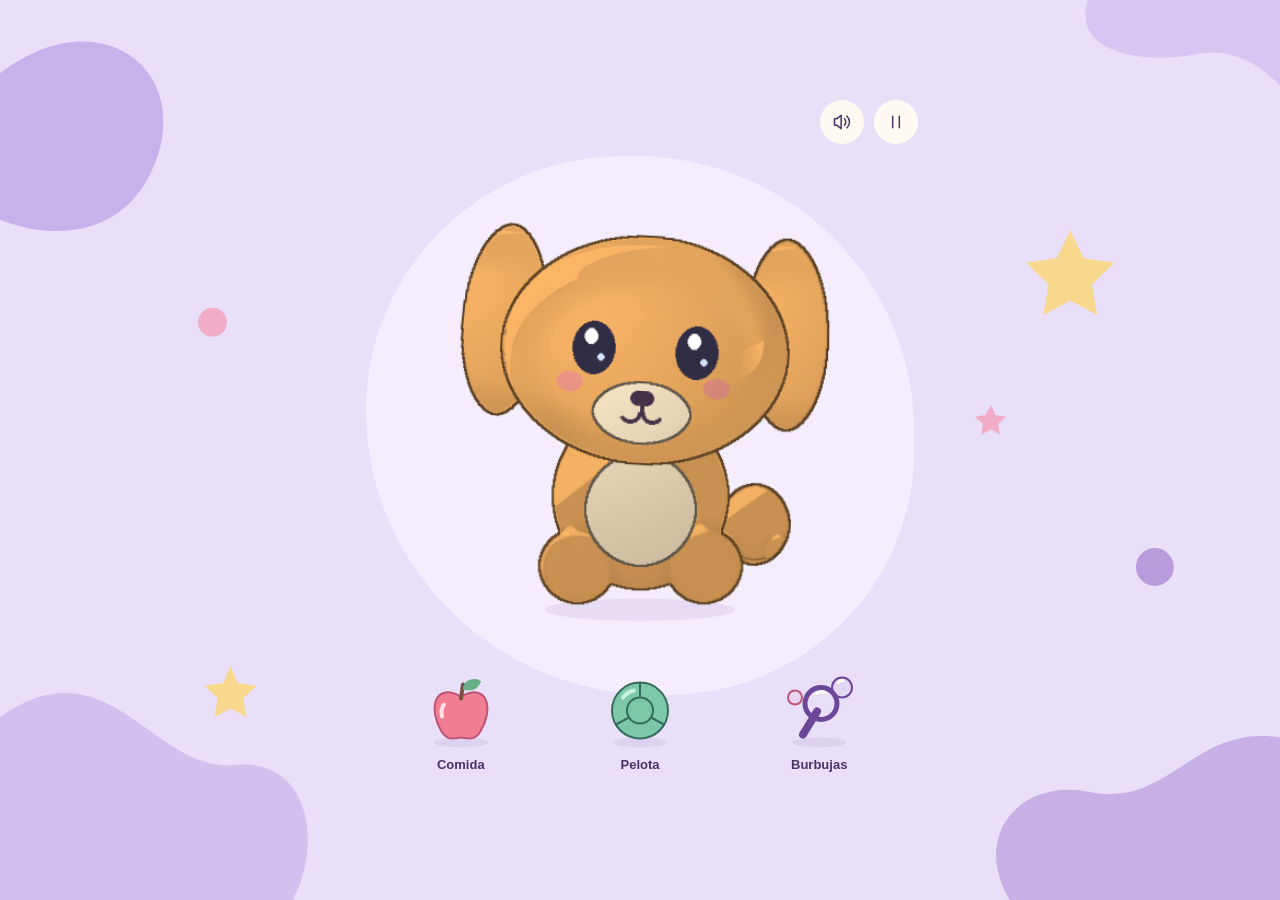
<file: assets/characters/dog/index.html>
<!doctype html><html lang="es"><head><meta charset="utf-8"><meta name="viewport" content="width=device-width,initial-scale=1"><link rel="icon" href="data:,"><title>Tu mascota</title><style>:root { color-scheme: light; --lilac: #e9dff8; --violet: #6c4699; --ink: #493366; --muted: #705780; --cream: #fffaf1; }
* { box-sizing: border-box; }
body { margin: 0; background: var(--lilac); color: var(--ink); font-family: 'Trebuchet MS', 'Arial Rounded MT Bold', sans-serif; }
::selection { background: #cdb4ed; color: #3e2757; }
:focus-visible { outline: 3px solid #724796; outline-offset: 5px; }
.playroom-shapes { position: fixed; inset: 0; pointer-events: none; overflow: hidden; z-index: 0; }
.playroom-shapes > svg { width: 100%; height: 100%; }
.playroom-shapes .shapes-narrow { display: none; }
.pet-room { position: relative; z-index: 1; display: flex; flex-direction: column; align-items: center; justify-content: center; min-height: 100svh; padding: 20px 16px; }
.pet-stage { position: relative; width: min(100%, 560px, calc((100svh - 40px) * .8)); }
.pet-stage::before { content: ''; position: absolute; inset: 8% 1% 15%; border-radius: 48% 52% 46% 54%; background: #f5edfc; }
.pet-stage canvas { position: relative; display: block; width: 100%; height: auto; aspect-ratio: 4/5; touch-action: none; cursor: pointer; -webkit-tap-highlight-color: transparent; }
.pet-stage canvas:focus-visible { border-radius: 38%; }
.scene-utilities { position: absolute; top: 0; right: 2px; display: flex; gap: 10px; }
.pet-utility { background: #fffaf1; color: var(--ink); border: 0; border-radius: 50%; width: 44px; height: 44px; display: grid; place-items: center; cursor: pointer; }
.pet-utility svg { width: 20px; height: 20px; }
.toy { position: absolute; top: 89%; transform: translate(-50%,-50%); background: transparent;
  color: var(--ink); border: 0; padding: 0; width: 86px; display: flex; flex-direction: column; align-items: center;
  gap: 2px; font: 700 13px 'Trebuchet MS',sans-serif; cursor: grab; touch-action: none; user-select: none; -webkit-user-select: none; }
.toy svg { width: 80px; height: 80px; pointer-events: none; }
.toy-food { left: 18%; }
.toy-ball { left: 50%; }
.toy-bubbles { left: 82%; }
.toy:active { cursor: grabbing; }
.toy:hover:not(:disabled) svg { filter: brightness(1.04); }
.toy:disabled { cursor: default; }
.pet-stage[data-food-away="true"] .toy-food svg { opacity: 0; }
.pet-stage[data-ball-away="true"] .toy-ball svg { opacity: .2; }
.pet-stage[data-bubble-mode="true"] .toy { display: none; }
.bubble-target { position: absolute; transform: translate(-50%,-50%); min-width: 44px; min-height: 44px;
  border: 0; border-radius: 50%; padding: 0; background: transparent; cursor: pointer; touch-action: none; -webkit-tap-highlight-color: transparent; }
.bubble-target:disabled { cursor: default; }
.bubble-hud { position: absolute; top: 0; left: 2px; display: flex; align-items: center; gap: 8px; }
.bubble-progress { display: flex; align-items: center; gap: 5px; height: 44px; padding: 0 10px; border-radius: 22px; background: var(--cream); }
.bubble-progress i { width: 9px; height: 9px; border: 1.5px solid var(--violet); border-radius: 50%; }
.bubble-progress i[data-filled="true"] { background: var(--violet); }
.bubble-finish { position: absolute; top: 81%; left: 0; right: 0; text-align: center; }
.bubble-finish p { margin: 0 0 10px; color: var(--ink); font-size: 20px; font-weight: 700; }
.bubble-finish > div { display: flex; justify-content: center; gap: 8px; }
.bubble-finish button { border: 0; border-radius: 22px; padding: 12px 18px; min-height: 44px; font: 700 14px 'Trebuchet MS',sans-serif; cursor: pointer; }
#bubble-replay { background: var(--violet); color: var(--cream); }
#bubble-replay:hover:not(:disabled) { background: #5d3688; }
#bubble-replay:disabled { opacity: .55; cursor: default; }
#bubble-back { background: transparent; color: var(--ink); }
#bubble-back:hover { background: #dbcbed; }
.bubble-hud[hidden], .bubble-finish[hidden] { display: none; }
.sr-only { position: absolute; width: 1px; height: 1px; padding: 0; margin: -1px; overflow: hidden; clip-path: inset(50%); white-space: nowrap; border: 0; }
.pet-error { text-align: center; max-width: 300px; line-height: 1.5; }
@media (max-width: 480px) {
  .playroom-shapes .shapes-wide { display: none; }
  .playroom-shapes .shapes-narrow { display: block; }
  .pet-room { padding: 12px 8px; }
  .pet-stage { width: min(100%, 410px, calc((100svh - 24px) * .8)); }
}
@media (prefers-reduced-motion: reduce) {
  *, *::before, *::after { animation: none !important; transition: none !important; }
}
</style></head><body><div class="playroom-shapes" aria-hidden="true">
<svg class="shapes-wide" viewBox="0 0 1440 1000" preserveAspectRatio="xMidYMid slice">
<path d="M-40 130C80-20 220 55 185 170S25 270-40 215Z" fill="#C7B3EB"/>
<path d="M1240-40c-70 90 20 115 100 100s120 80 160 120V-40Z" fill="#D5C6F2"/>
<path d="m1198 256 15 31 34 5-25 24 6 34-30-16-30 16 6-34-25-24 34-5Z" fill="#F7D88D"/>
<circle cx="245" cy="358" r="16" fill="#F1ADC8"/>
<circle cx="1292" cy="630" r="21" fill="#B79BDC"/>
<path d="M-30 830c150-150 200 30 300 20s100 130 40 180H-30Z" fill="#D2C0EE"/>
<path d="M1190 1060c-130-90-70-200 30-180s120-100 250-50v230Z" fill="#C6B0E6"/>
<path d="m265 740 8 19 21 3-15 14 4 21-18-10-18 10 4-21-15-14 21-3Z" fill="#F7D88D"/>
<path d="m1110 450 5 11 12 2-9 8 2 12-10-6-11 6 2-12-9-8 12-2Z" fill="#F1ADC8"/>
</svg><svg class="shapes-narrow" viewBox="0 0 390 844" preserveAspectRatio="xMidYMid slice">
<path d="M-30 75C30-10 130 5 104 90S14 155-30 130Z" fill="#C7B3EB"/>
<path d="m329 164 8 18 20 3-14 14 3 20-17-9-18 9 4-20-15-14 20-3Z" fill="#F7D88D"/>
<circle cx="48" cy="255" r="9" fill="#F1ADC8"/>
<circle cx="351" cy="595" r="12" fill="#B79BDC"/>
<path d="M-30 773c55-85 90-15 130-9s60 50 45 100H-30Z" fill="#D2C0EE"/>
<path d="M275 880c-45-55-35-104 14-102s47-62 121-31v133Z" fill="#C6B0E6"/>
<path d="m62 655 5 11 12 2-9 8 2 12-10-6-11 6 2-12-9-8 12-2Z" fill="#F7D88D"/>
</svg></div><main class="pet-room"><div class="pet-stage"><canvas id="pet" role="button" tabindex="0" aria-label="Acariciar a tu mascota" aria-describedby="how-to-play"></canvas><button class="toy toy-food" data-tool="food" aria-label="Dar comida" disabled><svg viewBox="0 0 80 80" aria-hidden="true">
<ellipse cx="40" cy="68" rx="27" ry="5" fill="#63419b15"/>
<path d="M40 22C12 7 8 36 20 56c7 12 14 7 20 7s13 5 20-7C72 36 68 7 40 22Z" fill="#F07D91" stroke="#BC5676" stroke-width="2"/>
<path d="m40 24 2-14" stroke="#76513F" stroke-width="4" stroke-linecap="round"/>
<path d="M42 15c0-12 16-12 18-8-4 9-10 10-18 8Z" fill="#69AF87"/>
<path d="M23 30c-3 4-3 8-2 12" stroke="#FFE0E6" stroke-width="4" fill="none" stroke-linecap="round"/>
</svg><span>Comida</span></button><button class="toy toy-ball" data-tool="ball" aria-label="Lanzar la pelota" disabled><svg viewBox="0 0 80 80" aria-hidden="true">
<ellipse cx="40" cy="68" rx="27" ry="5" fill="#63419b15"/>
<circle cx="40" cy="36" r="28" fill="#7CC8A9" stroke="#376D5C" stroke-width="2"/>
<circle cx="40" cy="36" r="13" fill="none" stroke="#376D5C" stroke-width="2"/>
<path d="m40 8 0 15m-24 27 13-7m35 7-13-7" stroke="#376D5C" stroke-width="2"/>
<path d="M23 23c3-4 6-6 11-7" stroke="#C9F0DF" stroke-width="4" fill="none" stroke-linecap="round"/>
</svg><span>Pelota</span></button><button class="toy toy-bubbles" data-tool="bubbles" aria-label="Jugar a las burbujas" disabled><svg viewBox="0 0 80 80" aria-hidden="true">
<ellipse cx="40" cy="68" rx="27" ry="5" fill="#63419b15"/>
<path d="m24 60 14-23" stroke="#6c4699" stroke-width="8" stroke-linecap="round"/>
<circle cx="42" cy="29" r="16" fill="none" stroke="#6c4699" stroke-width="5"/>
<circle cx="63" cy="13" r="10" fill="#C7B3EB33" stroke="#6c4699" stroke-width="2"/>
<circle cx="16" cy="23" r="7" fill="#F1ADC833" stroke="#BC5676" stroke-width="2"/>
<path d="M59 8c1-1 3-2 5-2M38 19c3-2 6-2 8-1" stroke="#fffaf1" stroke-width="3" fill="none" stroke-linecap="round"/>
</svg><span>Burbujas</span></button><div class="bubble-hud" hidden><div class="bubble-progress" role="progressbar" aria-label="Burbujas reventadas" aria-valuemin="0" aria-valuemax="5" aria-valuenow="0"><i></i><i></i><i></i><i></i><i></i></div><button class="pet-utility" id="bubble-exit" aria-label="Salir de burbujas"><svg viewBox="0 0 24 24" fill="none" stroke="currentColor" stroke-width="1.8" stroke-linecap="round" stroke-linejoin="round" aria-hidden="true"><path d="m6 6 12 12M18 6 6 18"/></svg></button></div><div class="bubble-finish" hidden><p>¡Lo hiciste!</p><div><button id="bubble-replay">Otra vez</button><button id="bubble-back">Volver</button></div></div><div class="scene-utilities"><button class="pet-utility" id="sound" aria-label="Silenciar sonidos" aria-pressed="false" disabled><svg viewBox="0 0 24 24" fill="none" stroke="currentColor" stroke-width="1.8" stroke-linecap="round" stroke-linejoin="round" aria-hidden="true"><path d="m11 4-5 4H3v8h3l5 4Z"/><path d="M15 8c2 2 2 6 0 8m3-11c4 4 4 10 0 14"/></svg></button><button class="pet-utility" id="pause" aria-label="Pausar" aria-pressed="false" disabled><svg viewBox="0 0 24 24" fill="none" stroke="currentColor" stroke-width="1.8" stroke-linecap="round" stroke-linejoin="round" aria-hidden="true"><path d="M8 5v14M16 5v14"/></svg></button></div></div><p id="how-to-play" class="sr-only">Arrastrá la fruta hasta la boca o lanzá la pelota. Tocá Guardar o devolvé la pelota a su lugar para terminar. Acariciá la cabeza y frotá la pancita. Tocá Burbujas y reventá cinco para festejar. Con teclado, usá Tab y Enter en las burbujas, o Escape para salir. En juego libre, Enter da mimos y las flechas lanzan la pelota.</p><p id="activity" class="sr-only" role="status" aria-live="polite"></p><p id="error" class="pet-error" role="alert" hidden></p></main><script>/* Estado táctil y física en coordenadas del escenario. Sin DOM ni inferencia. */
(function (root) {
  "use strict";
  const clamp = (n, lo, hi) => Math.max(lo, Math.min(hi, n));
  const distance = (a, b) => Math.hypot(a.x-b.x, a.y-b.y);

  class PetScene {
    constructor(width = 512, height = 640) {
      this.width = width; this.height = height; this.time = 0;
      this.ground = height*.72;
      this.actor = {x: width*.5, vx: 0, min: width*.26, max: width*.74};
      this.foodHome = {x: width*.18, y: height*.89};
      this.ballHome = {x: width*.5, y: height*.89};
      this.food = {...this.foodHome, state: "home", since: 0};
      this.ball = {...this.ballHome, vx: 0, vy: 0, radius: width*.054, active: false, held: false, angle: 0};
      this.pointer = null; this.focus = null;
      this.affection = 0; this.tickle = 0; this.petUntil = 0; this.tickleUntil = 0;
      this.kickAt = 0; this.soundAt = 0; this.jump = 0;
      this.bubbles = {phase: "idle", hits: 0, goal: 5, round: 0, nextId: 0,
        items: [], bursts: [], confetti: [], target: null, since: 0, spawnAt: 0};
      this.onEvent = () => {};
    }
    begin(kind, point) {
      if (this.pointer || this.bubbles.phase !== "idle" || kind === "food" && this.food.state === "eating") return false;
      const stowOnTap = kind === "ball-home" && this.ball.active;
      if (kind === "ball-home") kind = "ball";
      this.pointer = {kind, stowOnTap, last: {...point}, start: {...point}, distance: 0, vx: 0, vy: 0, at: this.time};
      this.focus = {...point};
      if (kind === "food") Object.assign(this.food, point, {state: "drag"});
      else if (kind === "ball") Object.assign(this.ball, point, {held: true, active: true, vx: 0, vy: 0});
      else {this.petUntil = this.time+.5; this.affection = .8; this.onEvent("pet");}
      return true;
    }
    move(point) {
      this.focus = {...point};
      const pointer = this.pointer;
      if (!pointer) return;
      const dt = Math.max(1/120, this.time-pointer.at);
      const travelled = distance(point, pointer.last);
      pointer.distance += travelled;
      pointer.vx = clamp((point.x-pointer.last.x)/dt, -this.width*3, this.width*3);
      pointer.vy = clamp((point.y-pointer.last.y)/dt, -this.height*3, this.height*3);
      pointer.last = {...point}; pointer.at = this.time;
      if (pointer.kind === "food") Object.assign(this.food, point);
      else if (pointer.kind === "ball") Object.assign(this.ball, point);
      else {
        this.petUntil = this.time+.4; this.affection = 1;
        if (pointer.kind === "body" && travelled > this.width*.006) {
          this.tickle = Math.min(1, this.tickle+.3); this.tickleUntil = this.time+.22;
          if (this.time >= this.soundAt) {this.onEvent("tickle"); this.soundAt = this.time+.24;}
        }
      }
    }
    end(point, mouth, radius, cancelled = false) {
      const pointer = this.pointer;
      if (!pointer) return;
      this.pointer = null;
      const tap = pointer.distance < this.width*.018;
      if (pointer.kind === "food") {
        if (!cancelled && (tap || distance(point, {x: mouth[0], y: mouth[1]}) <= radius)) this.consume(mouth);
        else Object.assign(this.food, {state: "return", since: this.time, from: {x: this.food.x, y: this.food.y}});
      } else if (pointer.kind === "ball") {
        this.ball.held = false;
        const backInTray = !tap && distance(point, this.ballHome) < this.width*.1;
        if (cancelled || backInTray || tap && pointer.stowOnTap) this.resetBall();
        else if (tap) this.launch();
        else {
          Object.assign(this.ball, {
            x: clamp(point.x, this.ball.radius, this.width-this.ball.radius),
            y: clamp(point.y, this.ball.radius, this.ground-this.ball.radius),
            vx: this.time-pointer.at < .12 ? pointer.vx : 0,
            vy: this.time-pointer.at < .12 ? pointer.vy : 0,
          });
          this.jump = .6; this.onEvent("play");
        }
      } else if (!cancelled) {this.jump = tap ? .8 : .3; this.petUntil = this.time+.45;}
      this.focus = null;
    }
    consume(mouth) {
      if (this.food.state === "eating" || this.bubbles.phase !== "idle") return false;
      Object.assign(this.food, {state: "eating", since: this.time,
        from: {x: this.food.x, y: this.food.y}, target: [...mouth]});
      this.onEvent("feed");
      return true;
    }
    resetBall() {
      Object.assign(this.ball, this.ballHome, {held: false, active: false, vx: 0, vy: 0, angle: 0});
      this.jump = 0;
      this.onEvent("rest");
    }
    launch() {
      if (this.ball.held || this.bubbles.phase !== "idle") return false;
      Object.assign(this.ball, {x: this.actor.x+this.width*.13, y: this.ground-this.height*.13,
        vx: this.width*.65, vy: -this.height*.7, active: true});
      this.jump = 1; this.onEvent("play");
      return true;
    }
    startBubbles() {
      const game = this.bubbles;
      if (this.pointer || game.phase === "playing") return false;
      if (this.ball.active) this.resetBall();
      Object.assign(game, {phase: "playing", hits: 0, round: game.round+1,
        items: [], bursts: [], confetti: [], target: null, since: this.time, spawnAt: this.time});
      for (let i = 0; i < 3; i++) this.spawnBubble(i);
      this.onEvent("bubblestart"); return true;
    }
    spawnBubble(slot = null, golden = false) {
      const game = this.bubbles;
      if (slot === null) slot = [0, 1, 2].find(i => !game.items.some(b => b.slot === i));
      if (slot === undefined || game.items.length >= 3) return;
      const id = ++game.nextId;
      const baseX = this.width*(golden ? .5 : [.22, .78, .5][slot]);
      const baseY = this.height*(golden ? .27 : [.32, .43, .18][slot]);
      game.items.push({id, slot, golden, baseX, baseY, x: baseX, y: baseY,
        born: this.time, radius: this.width*(golden ? .085 : .07)});
    }
    popBubble(id) {
      const game = this.bubbles;
      const bubble = game.items.find(b => b.id === id);
      if (game.phase !== "playing" || !bubble) return false;
      game.items = game.items.filter(b => b !== bubble);
      game.hits++;
      game.bursts.push({x: bubble.x, y: bubble.y, born: this.time, golden: bubble.golden});
      game.target = {x: bubble.x, y: bubble.y, until: this.time+.65};
      game.spawnAt = this.time+.35;
      this.jump = 1;
      if (game.hits === game.goal) {
        game.phase = "celebrating"; game.since = this.time; game.items = [];
        game.confetti = Array.from({length: 48}, (_, i) => {
          const angle = i*2.39996+game.round, speed = this.width*(.2+(i%7)*.045);
          return {x: this.actor.x, y: this.height*.35,
            vx: Math.cos(angle)*speed, vy: -this.height*(.25+(i%5)*.08), angle, color: i%4};
        });
        this.onEvent("celebrate");
      } else {
        if (game.hits === game.goal-1) {game.items = []; this.spawnBubble(0, true);}
        this.onEvent("bubblepop");
      }
      return true;
    }
    bubbleAt(point, minimumRadius = 0) {
      if (this.bubbles.phase !== "playing") return null;
      return [...this.bubbles.items].reverse().find(b => distance(b, point) <= Math.max(b.radius*1.15, minimumRadius)) || null;
    }
    stopBubbles() {
      const game = this.bubbles;
      if (game.phase === "idle") return false;
      Object.assign(game, {phase: "idle", hits: 0, items: [], bursts: [], confetti: [], target: null});
      this.jump = 0; this.focus = null;
      this.onEvent("bubbleend"); return true;
    }
    updateBubbles(dt, reduced) {
      const game = this.bubbles;
      if (game.phase === "idle") return;
      if (game.phase === "playing") {
        if (game.hits < game.goal-1 && game.items.length < 3 && this.time >= game.spawnAt) {
          this.spawnBubble(); game.spawnAt = this.time+.35;
        }
        for (const bubble of game.items) {
          const age = this.time-bubble.born;
          bubble.x = bubble.baseX+(reduced ? 0 : Math.sin(age*1.4+bubble.id)*this.width*.025);
          bubble.y = bubble.baseY-(reduced ? 0 : Math.sin(age*.15)*this.height*.065);
        }
      } else if (game.phase === "celebrating") {
        if (!reduced) for (const p of game.confetti) {
          p.vy += this.height*.85*dt; p.x += p.vx*dt; p.y += p.vy*dt; p.angle += dt*4;
        }
        else game.confetti = [];
        if (this.time-game.since >= 2.4) {
          game.phase = "complete"; game.confetti = []; this.onEvent("bubblecomplete");
        }
      }
      game.bursts = game.bursts.filter(b => this.time-b.born < .35);
    }
    update(dt, reduced = false) {
      // Subpasos estables incluso si el render baja temporalmente de 60 FPS.
      const steps = Math.max(1, Math.ceil(dt/(1/120)));
      for (let i = 0; i < steps; i++) this.step(dt/steps, reduced);
    }
    step(dt, reduced) {
      this.time += dt;
      this.updateBubbles(dt, reduced);
      this.affection += ((this.time < this.petUntil ? 1 : 0)-this.affection)*(1-Math.exp(-dt*12));
      this.tickle += ((this.time < this.tickleUntil ? 1 : 0)-this.tickle)*(1-Math.exp(-dt*15));
      this.jump *= Math.exp(-dt*5);
      if (this.food.state === "return") {
        const t = clamp((this.time-this.food.since)/.22, 0, 1), k = 1-(1-t)**3;
        this.food.x = this.food.from.x+(this.foodHome.x-this.food.from.x)*k;
        this.food.y = this.food.from.y+(this.foodHome.y-this.food.from.y)*k;
        if (t === 1) Object.assign(this.food, this.foodHome, {state: "home"});
      } else if (this.food.state === "eating" && this.time-this.food.since >= 1.05) {
        Object.assign(this.food, this.foodHome, {state: "home"}); this.jump = .8;
      }
      const b = this.ball;
      if (b.active && !b.held) {
        if (!reduced) {
          b.vy += this.height*2.1*dt; b.x += b.vx*dt; b.y += b.vy*dt;
          b.angle += b.vx*dt/b.radius;
          b.vx *= Math.exp(-dt*.3);
          if (b.x < b.radius || b.x > this.width-b.radius) {
            b.x = clamp(b.x, b.radius, this.width-b.radius); b.vx *= -.82;
          }
          if (b.y > this.ground-b.radius) {
            b.y = this.ground-b.radius; b.vy = -Math.abs(b.vy)*.72;
            if (Math.abs(b.vy) < this.height*.06) b.vy = 0;
          }
          if (b.y < b.radius) {b.y = b.radius; b.vy = Math.abs(b.vy)*.6;}
        } else {b.x = clamp(b.x, b.radius, this.width-b.radius); b.y = this.ground-b.radius; b.vx = 0; b.vy = 0;}
      }
      let target = this.width*.5;
      if (b.active && !reduced) target = clamp(b.x, this.actor.min, this.actor.max);
      const game = this.bubbles;
      if (game.phase === "playing" && !reduced) {
        const bubble = game.target?.until > this.time ? game.target : game.items[0];
        if (bubble) target = clamp(bubble.x, this.actor.min, this.actor.max);
      }
      if (this.pointer?.kind === "food") target = this.actor.x;
      if (reduced) {this.actor.x = this.width*.5; this.actor.vx = 0;}
      else {
        this.actor.vx += ((target-this.actor.x)*28-this.actor.vx*10)*dt;
        this.actor.vx = clamp(this.actor.vx, -this.width*.8, this.width*.8);
        this.actor.x = clamp(this.actor.x+this.actor.vx*dt, this.actor.min, this.actor.max);
      }
      if (!reduced && b.active && !b.held && this.time > this.kickAt &&
          Math.abs(b.x-this.actor.x) < this.width*.17 && b.y > this.ground-this.height*.19) {
        const direction = b.x < this.actor.x ? -1 : 1;
        b.x = clamp(this.actor.x+direction*this.width*.18, b.radius, this.width-b.radius);
        b.vx = direction*this.width*.75; b.vy = -this.height*.6;
        this.kickAt = this.time+.8; this.jump = 1; this.onEvent("kick");
      }
    }
  }

  class PetSound {
    constructor() {this.context = null; this.muted = false; this.voices = new Set(); this.lastAt = -Infinity;}
    unlock() {
      if (this.muted) return;
      try {
        const Audio = root.AudioContext || root.webkitAudioContext;
        if (!Audio) return;
        if (!this.context) this.context = new Audio();
        if (this.context.state === "suspended") this.context.resume().catch(() => {});
      } catch (_) { /* Audio opcional: jugar nunca depende de él. */ }
    }
    play(kind) {
      const ctx = this.context;
      if (this.muted || !ctx || ctx.state !== "running" || ctx.currentTime-this.lastAt < .12 || this.voices.size >= 4) return;
      this.lastAt = ctx.currentTime;
      const notes = {feed: [260, 130], pet: [520, 760], tickle: [620, 950], play: [260, 640], kick: [420, 180],
        bubblepop: [900, 340], celebrate: [523, 1046]};
      const [from, to] = notes[kind] || notes.pet;
      const voice = ctx.createOscillator(), gain = ctx.createGain(), at = ctx.currentTime;
      voice.type = kind === "feed" ? "triangle" : "sine";
      voice.frequency.setValueAtTime(from, at); voice.frequency.exponentialRampToValueAtTime(to, at+.12);
      gain.gain.setValueAtTime(0, at); gain.gain.linearRampToValueAtTime(.055, at+.012);
      gain.gain.exponentialRampToValueAtTime(.0001, at+.17);
      voice.connect(gain); gain.connect(ctx.destination); this.voices.add(voice);
      voice.onended = () => {voice.disconnect(); gain.disconnect(); this.voices.delete(voice);};
      voice.start(at); voice.stop(at+.19);
    }
    stop() {for (const voice of this.voices) {try {voice.stop();} catch (_) { /* Ya terminado. */ }} this.voices.clear();}
    setMuted(value) {this.muted = Boolean(value); if (this.muted) this.stop(); else this.unlock();}
    destroy() {this.stop(); if (this.context) this.context.close().catch(() => {}); this.context = null;}
  }
  PetScene.distance = distance;
  root.DrawToLifeScene = PetScene; root.DrawToLifeSound = PetSound;
  if (typeof module !== "undefined" && module.exports) module.exports = {PetScene, PetSound};
})(typeof globalThis !== "undefined" ? globalThis : window);

/* Reproductor portátil. Animaciones e interacciones sin red ni inferencia. */
(function (root) {
  "use strict";
  const sceneModule = !root.DrawToLifeScene && typeof module !== "undefined" && module.exports ? require("./pet-scene.js") : null;
  const Scene = root.DrawToLifeScene || sceneModule.PetScene;
  const Sound = root.DrawToLifeSound || sceneModule.PetSound;
  const identity = () => [1, 0, 0, 1, 0, 0];
  const durations = {feed: 1.05, pet: .55, play: .7, welcome: 1.05, bubblepop: .45, celebrate: 2.4};
  const clamp = value => Math.max(0, Math.min(1, value));
  function multiply(a, b) {
    return [a[0]*b[0]+a[2]*b[1], a[1]*b[0]+a[3]*b[1],
      a[0]*b[2]+a[2]*b[3], a[1]*b[2]+a[3]*b[3],
      a[0]*b[4]+a[2]*b[5]+a[4], a[1]*b[4]+a[3]*b[5]+a[5]];
  }
  function around(pivot, angle, sx, sy, dy = 0) {
    const c = Math.cos(angle), s = Math.sin(angle), [x, y] = pivot;
    return [c*sx, s*sx, -s*sy, c*sy, x-c*sx*x+s*sy*y, y+dy-s*sx*x-c*sy*y];
  }
  function actionPose(action, seconds) {
    if (!action || !durations[action.type]) return null;
    const elapsed = seconds - action.start;
    const duration = durations[action.type];
    if (elapsed < 0 || elapsed >= duration) return null;
    const progress = elapsed / duration;
    let mouth = "happy", eyes = "happy";
    if (action.type === "feed" && elapsed < .18) {mouth = "open"; eyes = null;}
    else if (action.type === "feed" && elapsed < .75) {
      mouth = Math.floor(elapsed * 13) % 2 ? "chew" : "open";
      eyes = null;
    }
    if (action.type === "welcome" && elapsed < .18) eyes = "closed";
    return {type: action.type, elapsed, progress, mouth, eyes,
      envelope: Math.sin(Math.PI * progress)};
  }
  function frame(manifest, seconds, reactionStart = -Infinity, reduced = false, action = null, mood = {}) {
    const {idle, blink, react} = manifest.animations;
    const phase = seconds * 2*Math.PI/idle.duration;
    const elapsed = seconds-reactionStart;
    const reaction = !reduced && elapsed >= 0 && elapsed < react.duration
      ? Math.sin(Math.PI*elapsed/react.duration) : 0;
    let pose = actionPose(action, seconds);
    if (mood.tickle > .12 || mood.affection > .15) pose = {...pose,
      mouth: mood.tickle > .2 ? "open" : pose?.mouth || "happy", eyes: "happy"};
    if (mood.anticipate && pose?.type !== "feed") pose = {...pose, mouth: "open", eyes: null};
    if (mood.celebrating) pose = {...pose, eyes: "happy", mouth: pose?.type === "feed" ? pose.mouth : "happy"};
    // Pausas desiguales, deterministas para que sean reproducibles.
    const intervals = [1, 1.27, .86, 1.12].map(value => value * blink.interval);
    let blinkTime = seconds % intervals.reduce((a, b) => a+b, 0);
    for (const interval of intervals) {
      if (blinkTime < interval) break;
      blinkTime -= interval;
    }
    const eyeScale = !reduced && blinkTime < blink.duration
      ? Math.max(.06, Math.abs(2*blinkTime/blink.duration-1)) : 1;
    const lookup = new Map(manifest.layers.map(layer => [layer.id, layer]));
    const result = new Map(), visiting = new Set();
    function resolve(id) {
      if (result.has(id)) return result.get(id);
      if (visiting.has(id)) throw new Error("Ciclo en las uniones del personaje");
      const layer = lookup.get(id);
      if (!layer) throw new Error("Falta una pieza del personaje");
      visiting.add(id);
      let angle = 0, sx = 1, sy = 1, dy = 0;
      if (!reduced) {
        const energy = pose?.envelope || 0;
        if (layer.motion === "breathe") {
          sy += idle.breath_scale*1.6*Math.sin(phase);
          dy -= reaction*react.jump*manifest.canvas[1];
          if (pose?.type === "play" || pose?.type === "bubblepop") {
            const bounce = Math.sin(pose.progress * Math.PI) * energy;
            dy -= bounce * manifest.canvas[1] * .07;
            sx += bounce * .025; sy -= bounce * .025;
            angle = Math.sin(pose.progress * Math.PI * 2) * energy * .075;
          } else if (pose?.type === "welcome") {
            dy -= energy * manifest.canvas[1] * .025;
            sx += Math.sin(pose.progress*Math.PI*2)*.06;
            sy -= Math.sin(pose.progress*Math.PI*2)*.06;
          }
        } else if (layer.motion === "head") {
          angle = (idle.head_degrees*2*Math.sin(phase)+reaction*react.tilt_degrees)*Math.PI/180;
          angle += (mood.lookX || 0)*.12+(mood.affection || 0)*.12;
          if (pose?.type === "pet") angle += energy * .12;
          if (pose?.type === "feed") angle += Math.sin(pose.elapsed * 25) * energy * .025;
          if (pose?.type === "welcome") angle -= energy * .14;
          if (mood.tickle > .1) angle += Math.sin(seconds*32)*mood.tickle*.09;
        } else if (layer.motion === "sway") {
          angle = (4*Math.sin(phase)+reaction*7+energy*Math.sin(seconds*16)*13+(mood.tickle || 0)*Math.sin(seconds*24)*12)*Math.PI/180;
          if (/right/.test(layer.id)) angle *= -1;
        } else if (layer.motion === "blink" && !pose?.eyes)
          sy = layer.expressions?.closed && eyeScale < .25 ? 1 : eyeScale;
        else if (layer.motion === "smile" && !layer.expressions) sy += reaction*.18;
      }
      const parent = layer.parent ? resolve(layer.parent) : identity();
      const local = around(layer.pivot, angle, sx, sy, dy);
      if (!reduced && layer.motion === "blink") local[4] += (mood.lookX || 0)*manifest.canvas[0]*.008;
      const matrix = multiply(parent, local);
      result.set(id, matrix);
      visiting.delete(id);
      return matrix;
    }
    for (const layer of manifest.layers) resolve(layer.id);
    return {matrices: result, reaction, eyeScale, pose};
  }
  function transformPoint(matrix, point) {
    return [matrix[0]*point[0]+matrix[2]*point[1]+matrix[4],
      matrix[1]*point[0]+matrix[3]*point[1]+matrix[5]];
  }

  class Player {
    constructor(canvas, manifest, images) {
      this.canvas = canvas;
      this.context = canvas.getContext("2d");
      if (!this.context) throw new Error("Canvas 2D no está disponible");
      this.manifest = manifest;
      this.images = images;
      this.elapsed = 0;
      this.reactionStart = -Infinity;
      this.action = null;
      this.paused = false;
      this.destroyed = false;
      this.last = null;
      this.sound = new Sound();
      this.scene = new Scene(manifest.canvas[0], Math.round(manifest.canvas[0]*1.25));
      this.stage = canvas.parentElement;
      this.bubbleTargets = Array.from({length: 3}, (_, slot) => {
        const button = document.createElement("button");
        button.type = "button"; button.className = "bubble-target"; button.hidden = true;
        button.dataset.bubbleSlot = String(slot);
        button.setAttribute("aria-label", "Reventar burbuja");
        this.stage.append(button); return button;
      });
      this.lookX = 0;
      this.gestureId = null;
      this.reducedQuery = matchMedia("(prefers-reduced-motion: reduce)");
      this.reduced = this.reducedQuery.matches;
      canvas.width = this.scene.width;
      canvas.height = this.scene.height;
      this.hitMasks = new Map();
      this.bounds = [manifest.canvas[0], manifest.canvas[1], 0, 0];
      for (const layer of manifest.layers) {
        const surface = document.createElement("canvas");
        surface.width = manifest.canvas[0]; surface.height = manifest.canvas[1];
        const ctx = surface.getContext("2d");
        ctx.drawImage(images.get(layer.id), 0, 0);
        const data = ctx.getImageData(0, 0, surface.width, surface.height).data;
        this.hitMasks.set(layer.id, data);
        for (let y = 0; y < surface.height; y++) for (let x = 0; x < surface.width; x++) {
          if (data[(y*surface.width+x)*4+3] > 40) {
            this.bounds[0] = Math.min(this.bounds[0], x); this.bounds[1] = Math.min(this.bounds[1], y);
            this.bounds[2] = Math.max(this.bounds[2], x+1); this.bounds[3] = Math.max(this.bounds[3], y+1);
          }
        }
      }
      const [left, top, right, bottom] = this.bounds;
      this.scale = Math.min(canvas.width*.65/(right-left), canvas.height*.57/(bottom-top));
      const margin = Math.max(canvas.width*.25, (right-left)*this.scale*.58);
      this.scene.actor.min = margin; this.scene.actor.max = canvas.width-margin;
      this.scene.onEvent = type => {
        if (["rest", "bubblestart", "bubbleend", "bubblecomplete"].includes(type)) {
          if (type === "rest" && this.action?.type === "play" || ["bubbleend", "bubblestart"].includes(type) && ["bubblepop", "celebrate"].includes(this.action?.type)) {
            const action = this.action.type;
            this.action = null;
            this.emit("actionend", {action, interrupted: true});
          }
        } else {
          this.startAction(type === "tickle" ? "pet" : type === "kick" ? "play" : type);
          this.sound.play(type);
        }
        this.emit("interaction", {interaction: type});
      };
      this.point = event => {
        const rect = canvas.getBoundingClientRect();
        return {x: (event.clientX-rect.left)*canvas.width/rect.width,
          y: (event.clientY-rect.top)*canvas.height/rect.height};
      };
      this.onPointer = event => {
        if (this.paused || this.gestureId !== null || event.isPrimary === false || event.button > 0) return;
        const tool = event.target.closest?.('[data-tool]');
        const bubbleTarget = event.target.closest?.('[data-bubble-slot]');
        if (event.target.closest?.('button') && !tool && !bubbleTarget) return;
        if (tool?.dataset.tool === "bubbles") return;
        const point = this.point(event);
        if (this.scene.bubbles.phase === "playing") {
          this.sound.unlock(); event.preventDefault();
          const bubble = bubbleTarget ? this.scene.bubbles.items.find(b => b.slot === Number(bubbleTarget.dataset.bubbleSlot))
            : this.scene.bubbleAt(point, 24*canvas.width/canvas.getBoundingClientRect().width);
          if (bubble) this.popBubble(bubble.id);
          return;
        }
        if (this.scene.bubbles.phase !== "idle") return;
        let kind = tool?.dataset.tool === "ball" ? "ball-home" : tool?.dataset.tool;
        if (!kind && this.scene.ball.active && Math.hypot(point.x-this.scene.ball.x, point.y-this.scene.ball.y) < this.scene.ball.radius*1.7) kind = "ball";
        if (!kind) {
          const layer = this.hitLayer(point);
          if (layer) kind = ["head", "blink", "smile"].includes(layer.motion) || layer.parent === "head" ? "head" : "body";
        }
        this.sound.unlock();
        if (!kind || !this.scene.begin(kind, point)) return;
        event.preventDefault(); this.gestureId = event.pointerId;
        canvas.setPointerCapture(event.pointerId); this.render();
      };
      this.onMove = event => {
        if (this.paused || event.isPrimary === false) return;
        if (this.gestureId !== null && this.gestureId !== event.pointerId) return;
        if (this.gestureId !== null) event.preventDefault();
        this.scene.move(this.point(event));
      };
      this.onUp = event => {
        if (event.pointerId !== this.gestureId) return;
        this.finishGesture(this.point(event), event.type !== "pointerup"); this.render();
      };
      this.onKey = event => {
        if (event.code === "Escape" && this.scene.bubbles.phase !== "idle") {
          event.preventDefault(); this.stopBubbles(); return;
        }
        if (event.target !== canvas) return;
        if (this.scene.bubbles.phase === "playing" && ["Space", "Enter"].includes(event.code)) {
          event.preventDefault(); this.sound.unlock();
          const bubble = this.scene.bubbles.items[0]; if (bubble) this.popBubble(bubble.id);
          return;
        }
        if (event.code === "Space" || event.code === "Enter") {event.preventDefault(); this.sound.unlock(); this.react();}
        else if (event.code === "ArrowLeft" || event.code === "ArrowRight") {
          event.preventDefault(); this.sound.unlock(); this.play(event.code === "ArrowLeft" ? -1 : 1);
        }
      };
      this.onReduced = event => {this.reduced = event.matches; this.render();};
      this.onVisibility = () => {
        this.last = null;
        if (document.hidden) {this.finishGesture(null, true); this.sound.stop();}
      };
      this.onLeave = () => {if (this.gestureId === null) this.scene.focus = null;};
      this.onBubbleClick = event => {
        const target = event.target.closest?.('[data-bubble-slot]');
        if (event.detail !== 0 || !target) return;
        const bubble = this.scene.bubbles.items.find(b => b.slot === Number(target.dataset.bubbleSlot));
        this.sound.unlock(); if (bubble) this.popBubble(bubble.id);
      };
      this.stage.addEventListener("pointerdown", this.onPointer);
      this.stage.addEventListener("pointermove", this.onMove, {passive: false});
      canvas.addEventListener("pointerup", this.onUp);
      canvas.addEventListener("pointercancel", this.onUp);
      canvas.addEventListener("lostpointercapture", this.onUp);
      this.stage.addEventListener("pointerleave", this.onLeave);
      this.stage.addEventListener("keydown", this.onKey);
      this.stage.addEventListener("click", this.onBubbleClick);
      this.reducedQuery.addEventListener("change", this.onReduced);
      document.addEventListener("visibilitychange", this.onVisibility);
      this.render();
      this.tick = now => {
        if (this.destroyed) return;
        if (!this.paused && !document.hidden && this.last !== null) {
            const dt = Math.min((now-this.last)/1000, .05);
            this.elapsed += dt;
            this.scene.update(dt, this.reduced);
            const game = this.scene.bubbles;
            const target = this.scene.focus || (game.phase === "playing" ?
              (game.target?.until > this.scene.time ? game.target : game.items[0]) : null) || (this.scene.ball.active ? this.scene.ball : null);
            const wanted = target ? Math.max(-1, Math.min(1, (target.x-this.scene.actor.x)/(canvas.width*.32))) : Math.sin(this.elapsed*.8)*.2;
            this.lookX += (wanted-this.lookX)*(1-Math.exp(-dt*12));
            if (this.action && !actionPose(this.action, this.elapsed)) {
              const type = this.action.type;
              this.action = null;
              this.emit("actionend", {action: type});
            }
            this.render();
        }
        this.last = now;
        this.raf = requestAnimationFrame(this.tick);
      };
      this.raf = requestAnimationFrame(this.tick);
    }
    emit(name, detail = {}) {
      this.canvas.dispatchEvent(new CustomEvent(`character:${name}`, {detail: {id: this.manifest.id, ...detail}}));
    }
    hitLayer(point) {
      const [width, height] = this.manifest.canvas;
      for (const layer of [...this.manifest.layers].reverse()) {
        const m = this.current.matrices.get(layer.id), det = m[0]*m[3]-m[1]*m[2];
        if (Math.abs(det) < 1e-10) continue;
        const x = (m[3]*(point.x-m[4])-m[2]*(point.y-m[5]))/det;
        const y = (-m[1]*(point.x-m[4])+m[0]*(point.y-m[5]))/det;
        if (x >= 0 && y >= 0 && x < width && y < height &&
            this.hitMasks.get(layer.id)[(Math.floor(y)*width+Math.floor(x))*4+3] > 40) return layer;
      }
      return null;
    }
    finishGesture(point, cancelled) {
      if (this.gestureId === null) return;
      const id = this.gestureId; this.gestureId = null;
      const rect = this.canvas.getBoundingClientRect();
      const radius = Math.max(this.canvas.width*.055, 28*this.canvas.width/rect.width);
      this.scene.end(point || this.scene.pointer?.last || {x: 0, y: 0}, this.mouthPosition(), radius, cancelled);
      if (this.canvas.hasPointerCapture(id)) this.canvas.releasePointerCapture(id);
    }
    startAction(type) {
      if (this.destroyed || this.paused || !durations[type]) return false;
      if (this.action?.type === "feed") return type !== "feed";
      if (this.action) this.emit("actionend", {action: this.action.type, interrupted: true});
      this.action = {type, start: this.elapsed};
      this.emit("actionstart", {action: type});
      this.render();
      return true;
    }
    feed() {
      if (this.destroyed || this.paused) return false;
      return this.scene.consume(this.mouthPosition());
    }
    pet() {
      if (this.destroyed || this.paused) return false;
      this.scene.petUntil = this.scene.time+.55; this.scene.affection = 1;
      this.sound.play("pet"); return this.startAction("pet");
    }
    play(direction = 1) {
      if (this.destroyed || this.paused) return false;
      const result = this.scene.launch();
      this.scene.ball.vx *= direction < 0 ? -1 : 1;
      this.render(); return result;
    }
    toggleBall() {
      if (this.destroyed || this.paused || this.scene.ball.held || this.scene.bubbles.phase !== "idle") return false;
      if (!this.scene.ball.active) return this.play();
      this.scene.resetBall(); this.render(); return true;
    }
    startBubbles() {
      if (this.destroyed || this.paused) return false;
      this.finishGesture(null, true);
      const result = this.scene.startBubbles(); this.render(); return result;
    }
    popBubble(id) {
      if (this.destroyed || this.paused) return false;
      const result = this.scene.popBubble(id); this.render(); return result;
    }
    stopBubbles() {
      if (this.destroyed) return false;
      const result = this.scene.stopBubbles(); this.render();
      this.pendingBubbleFocus = false;
      if (result) this.stage.querySelector('[data-tool="bubbles"]')?.focus({preventScroll: true});
      return result;
    }
    focusBubble() {this.bubbleTargets.find(b => !b.hidden)?.focus({preventScroll: true});}
    welcome() {return this.startAction("welcome");}
    react() {
      if (!this.pet()) return false;
      this.reactionStart = this.elapsed;
      this.emit("react");
      return true;
    }
    setPaused(value) {
      this.finishGesture(null, true);
      this.paused = Boolean(value); this.last = null;
      if (this.paused) this.sound.stop();
      this.render();
      this.emit("pause", {paused: this.paused});
    }
    setMuted(value) {this.sound.setMuted(value); this.emit("mute", {muted: this.sound.muted});}
    mouthPosition() {
      const layer = this.manifest.layers.find(item => item.motion === "smile");
      if (!layer) return [this.canvas.width*.5, this.canvas.height*.55];
      return transformPoint(this.current.matrices.get(layer.id), layer.mouth_anchor || layer.pivot);
    }
    render() {
      const {scene} = this;
      const previousMouth = this.current ? this.mouthPosition() : [this.canvas.width*.5, this.canvas.height*.4];
      const near = scene.food.state === "drag" && Math.hypot(scene.food.x-previousMouth[0], scene.food.y-previousMouth[1]) < this.canvas.width*.22;
      this.current = frame(this.manifest, this.elapsed, this.reactionStart, this.reduced, this.action,
        {lookX: this.lookX, affection: scene.affection, tickle: scene.tickle, anticipate: near,
          celebrating: scene.bubbles.phase === "celebrating"});
      const ctx = this.context;
      const {pose, eyeScale} = this.current;
      ctx.setTransform(1, 0, 0, 1, 0, 0);
      ctx.clearRect(0, 0, this.canvas.width, this.canvas.height);
      const w = this.canvas.width, h = this.canvas.height;
      const moving = Math.min(1, Math.abs(scene.actor.vx)/(w*.25));
      const hop = this.reduced ? 0 : Math.abs(Math.sin(this.elapsed*12))*(moving*.035+scene.jump*.045)*h;
      const happyBounce = !this.reduced && pose?.type === "welcome" ? Math.sin(pose.progress*Math.PI)*h*.035 : 0;
      const celebration = !this.reduced && scene.bubbles.phase === "celebrating" ?
        Math.abs(Math.sin((scene.time-scene.bubbles.since)/2.4*Math.PI*3))*h*.065 : 0;
      const [left, , right, bottom] = this.bounds;
      const sx = this.scale*(this.reduced ? 1 : 1+Math.sin(this.elapsed*12)*moving*.025);
      const world = [sx, 0, 0, this.scale, scene.actor.x-(left+right)*.5*sx,
        scene.ground-bottom*this.scale-hop-happyBounce-celebration];
      for (const [id, matrix] of this.current.matrices) this.current.matrices.set(id, multiply(world, matrix));
      ctx.fillStyle = "#63419b18";
      ctx.beginPath(); ctx.ellipse(scene.actor.x, scene.ground+h*.008, w*.17-hop*.3, h*.016, 0, 0, 2*Math.PI); ctx.fill();
      for (const layer of this.manifest.layers) {
        let expression = null;
        if (layer.motion === "smile") expression = pose?.mouth;
        if (layer.motion === "blink") expression = pose?.eyes || (eyeScale < .25 ? "closed" : null);
        const key = expression && layer.expressions?.[expression] ? `${layer.id}__${expression}` : layer.id;
        ctx.setTransform(...this.current.matrices.get(layer.id));
        ctx.drawImage(this.images.get(key), 0, 0);
      }
      ctx.setTransform(1, 0, 0, 1, 0, 0);
      const foodAge = scene.time-scene.food.since;
      if (scene.food.state !== "home" && (scene.food.state !== "eating" || foodAge < .2)) {
        const t = scene.food.state === "eating" ? (this.reduced ? 1 : clamp(foodAge/.2)) : 0;
        const [mx, my] = this.mouthPosition();
        const from = scene.food.state === "eating" ? scene.food.from : scene.food;
        const x = from.x+(mx-from.x)*t, y = from.y+(my-from.y)*t;
        const size = w*.058*(1-t*.94);
        ctx.save(); ctx.translate(x, y); ctx.rotate(this.reduced ? 0 : -.15);
        ctx.fillStyle = "#F07D91";
        ctx.beginPath(); ctx.ellipse(-size*.3, 0, size*.65, size*.85, -.2, 0, Math.PI*2);
        ctx.ellipse(size*.3, 0, size*.65, size*.85, .2, 0, Math.PI*2); ctx.fill();
        ctx.strokeStyle = "#70503F"; ctx.lineWidth = Math.max(2, w*.006);
        ctx.beginPath(); ctx.moveTo(0, -size*.65); ctx.lineTo(size*.12, -size*1.12); ctx.stroke();
        ctx.fillStyle = "#67AD84"; ctx.beginPath();
        ctx.ellipse(size*.42, -size*.95, size*.43, size*.2, -.4, 0, Math.PI*2); ctx.fill(); ctx.restore();
      }
      if (scene.ball.active) {
        const ball = scene.ball;
        ctx.save(); ctx.translate(ball.x, ball.y); ctx.rotate(this.reduced ? 0 : ball.angle);
        ctx.fillStyle = "#7CC8A9"; ctx.strokeStyle = "#376D5C"; ctx.lineWidth = w*.004;
        ctx.beginPath(); ctx.arc(0, 0, ball.radius, 0, Math.PI*2); ctx.fill(); ctx.stroke();
        ctx.beginPath(); ctx.arc(0, 0, ball.radius*.48, 0, Math.PI*2); ctx.stroke();
        for (let i = 0; i < 3; i++) {
          const a = i*Math.PI*2/3;
          ctx.beginPath(); ctx.moveTo(Math.cos(a)*ball.radius*.5, Math.sin(a)*ball.radius*.5);
          ctx.lineTo(Math.cos(a)*ball.radius, Math.sin(a)*ball.radius); ctx.stroke();
        }
        ctx.restore();
      }
      this.drawBubbles();
      const affectionate = scene.affection > .2 || scene.tickle > .2 || pose?.type === "feed" && pose.elapsed > .75;
      if (affectionate && !this.reduced) {
        ctx.save();
        for (let i = 0; i < 3; i++) {
          const t = (this.elapsed*1.4+i*.28)%1;
          const x = scene.actor.x+w*(-.16+i*.16), y = h*(.34-t*.13), s = w*.023;
          ctx.globalAlpha = Math.sin(t*Math.PI)*.85;
          ctx.fillStyle = "#DE76A8"; ctx.beginPath(); ctx.moveTo(x, y+s*.4);
          ctx.bezierCurveTo(x-s*2, y-s*.6, x-s*.7, y-s*1.6, x, y-s*.7);
          ctx.bezierCurveTo(x+s*.7, y-s*1.6, x+s*2, y-s*.6, x, y+s*.4); ctx.fill();
        }
        ctx.restore();
      }
      const foodAway = String(scene.food.state !== "home"), ballAway = String(scene.ball.active);
      if (this.stage.dataset.foodAway !== foodAway) this.stage.dataset.foodAway = foodAway;
      if (this.stage.dataset.ballAway !== ballAway) this.stage.dataset.ballAway = ballAway;
    }
    drawBubbles() {
      const {scene, context: ctx} = this, game = scene.bubbles, w = scene.width;
      const colors = [["#C7B3EB33", "#6c4699"], ["#F1ADC833", "#BC5676"], ["#7CC8A933", "#376D5C"]];
      for (const b of game.items) {
        const [fill, rim] = b.golden ? ["#F7D88D66", "#6c4699"] : colors[b.slot];
        ctx.save(); ctx.translate(b.x, b.y);
        ctx.fillStyle = fill; ctx.strokeStyle = rim; ctx.lineWidth = w*.0045;
        ctx.beginPath(); ctx.arc(0, 0, b.radius, 0, Math.PI*2); ctx.fill(); ctx.stroke();
        ctx.strokeStyle = "#fffaf1"; ctx.lineWidth = w*.009; ctx.lineCap = "round";
        ctx.beginPath(); ctx.arc(0, 0, b.radius*.72, Math.PI*1.1, Math.PI*1.47); ctx.stroke();
        ctx.fillStyle = "#fffaf1"; ctx.beginPath(); ctx.arc(b.radius*.42, b.radius*.47, w*.007, 0, Math.PI*2); ctx.fill();
        if (b.golden) {
          ctx.fillStyle = "#F7D88D"; ctx.strokeStyle = "#6c4699"; ctx.lineWidth = w*.002;
          ctx.beginPath();
          for (let i = 0; i < 10; i++) {
            const a = i*Math.PI/5-Math.PI/2, r = b.radius*(i%2 ? .23 : .5);
            i ? ctx.lineTo(Math.cos(a)*r, Math.sin(a)*r) : ctx.moveTo(Math.cos(a)*r, Math.sin(a)*r);
          }
          ctx.closePath(); ctx.fill(); ctx.stroke();
        }
        ctx.restore();
      }
      if (!this.reduced) {
        for (const b of game.bursts) {
          const t = (scene.time-b.born)/.35;
          ctx.save(); ctx.globalAlpha = 1-t; ctx.strokeStyle = b.golden ? "#F7D88D" : "#6c4699"; ctx.lineWidth = w*.004;
          for (let i = 0; i < 7; i++) {
            const a = i*Math.PI*2/7, r = w*(.035+t*.08);
            ctx.beginPath(); ctx.moveTo(b.x+Math.cos(a)*r, b.y+Math.sin(a)*r);
            ctx.lineTo(b.x+Math.cos(a)*(r+w*.018), b.y+Math.sin(a)*(r+w*.018)); ctx.stroke();
          }
          ctx.restore();
        }
        const palette = ["#F1ADC8", "#F7D88D", "#7CC8A9", "#C7B3EB"];
        for (const p of game.confetti) {
          ctx.save(); ctx.translate(p.x, p.y); ctx.rotate(p.angle);
          ctx.globalAlpha = Math.min(1, (2.4-(scene.time-game.since))*2);
          ctx.fillStyle = palette[p.color]; ctx.fillRect(-w*.006, -w*.012, w*.012, w*.024); ctx.restore();
        }
      }
      let lostFocus = false;
      for (let slot = 0; slot < 3; slot++) {
        const button = this.bubbleTargets[slot], b = game.items.find(item => item.slot === slot);
        if (button.hidden !== !b) {
          if (!b && document.activeElement === button) lostFocus = true;
          button.hidden = !b;
        }
        button.disabled = this.paused;
        if (!b) continue;
        button.setAttribute("aria-label", b.golden ? "Reventar la burbuja dorada" : "Reventar burbuja");
        button.style.left = `${b.x/w*100}%`; button.style.top = `${b.y/scene.height*100}%`;
        button.style.width = `${b.radius*2/w*100}%`; button.style.height = `${b.radius*2/scene.height*100}%`;
      }
      if (lostFocus && game.phase === "playing") this.pendingBubbleFocus = true;
      if (this.pendingBubbleFocus && game.phase === "playing" && game.items.length) {
        this.pendingBubbleFocus = false; this.focusBubble();
      }
      if (lostFocus && game.phase === "celebrating") this.stage.querySelector('#bubble-replay')?.focus({preventScroll: true});
    }
    destroy() {
      this.destroyed = true;
      cancelAnimationFrame(this.raf);
      this.finishGesture(null, true); this.sound.destroy();
      this.stage.removeEventListener("pointerdown", this.onPointer);
      this.stage.removeEventListener("pointermove", this.onMove);
      this.stage.removeEventListener("pointerleave", this.onLeave);
      for (const name of ["pointerup", "pointercancel", "lostpointercapture"]) this.canvas.removeEventListener(name, this.onUp);
      this.stage.removeEventListener("keydown", this.onKey);
      this.stage.removeEventListener("click", this.onBubbleClick);
      this.bubbleTargets.forEach(button => button.remove());
      this.reducedQuery.removeEventListener("change", this.onReduced);
      document.removeEventListener("visibilitychange", this.onVisibility);
      this.images.clear(); this.hitMasks.clear(); this.action = null;
    }
    static async load(canvas, source, assets = null) {
      let manifest, base;
      if (typeof source === "string") {
        base = new URL(source, document.baseURI);
        const response = await fetch(base);
        if (!response.ok) throw new Error("No se pudo cargar character.json");
        manifest = await response.json();
      } else {manifest = source; base = new URL(document.baseURI);}
      if (manifest.schema_version !== 1 || !Array.isArray(manifest.layers))
        throw new Error("Formato de personaje incompatible");
      const entries = manifest.layers.flatMap(layer => [[layer.id, layer.texture],
        ...Object.entries(layer.expressions || {}).map(([name, path]) => [`${layer.id}__${name}`, path])]);
      const loaded = await Promise.all(entries.map(async ([key, path]) => {
        const image = new Image();
        image.src = assets ? assets[key] : new URL(path, base).href;
        await image.decode();
        if (image.width !== manifest.canvas[0] || image.height !== manifest.canvas[1])
          throw new Error("La textura no coincide con el lienzo");
        return [key, image];
      }));
      return new Player(canvas, manifest, new Map(loaded));
    }
  }
  Player.frame = frame;
  Player.multiply = multiply;
  Player.actionPose = actionPose;
  Player.transformPoint = transformPoint;
  Player.Scene = Scene;
  Player.Sound = Sound;
  root.DrawToLifePlayer = Player;
  if (typeof module !== "undefined" && module.exports) module.exports = Player;
})(typeof globalThis !== "undefined" ? globalThis : window);
</script><script>const data={"manifest": {"schema_version": 1, "id": "dog", "species": "dog", "creature": "friendly creature", "name": "Perro", "canvas": [512, 512], "palette": ["#F2AD63", "#FFE9C6", "#ED8096"], "layers": [{"id": "tail", "parent": "body", "pivot": [344.0, 390.0], "texture": "textures/tail.png", "color_role": "primary", "motion": "sway", "generated": false, "texture_source": "body"}, {"id": "body", "parent": null, "pivot": [256.0, 442.0], "texture": "textures/body.png", "color_role": "primary", "motion": "breathe", "generated": true}, {"id": "belly", "parent": "body", "pivot": [256.0, 367.0], "texture": "textures/belly.png", "color_role": "secondary", "motion": "", "generated": false}, {"id": "ear_left", "parent": "head", "pivot": [154.0, 164.0], "texture": "textures/ear_left.png", "color_role": "primary", "motion": "sway", "generated": false, "texture_source": "head"}, {"id": "ear_right", "parent": "head", "pivot": [358.0, 164.0], "texture": "textures/ear_right.png", "color_role": "primary", "motion": "sway", "generated": false, "texture_source": "head"}, {"id": "head", "parent": "body", "pivot": [256.0, 298.0], "texture": "textures/head.png", "color_role": "primary", "motion": "head", "generated": true}, {"id": "muzzle", "parent": "head", "pivot": [256.0, 275.0], "texture": "textures/muzzle.png", "color_role": "secondary", "motion": "", "generated": false}, {"id": "blush", "parent": "head", "pivot": [256.0, 258.0], "texture": "textures/blush.png", "color_role": "accent", "motion": "", "generated": false}, {"id": "eye_left", "parent": "head", "pivot": [207.0, 224.0], "texture": "textures/eye_left.png", "color_role": null, "motion": "blink", "generated": false}, {"id": "eye_right", "parent": "head", "pivot": [305.0, 224.0], "texture": "textures/eye_right.png", "color_role": null, "motion": "blink", "generated": false}, {"id": "mouth", "parent": "head", "pivot": [256.0, 280.0], "texture": "textures/mouth.png", "color_role": null, "motion": "smile", "generated": false}], "face_bounds": [153.0, 162.0, 359.0, 306.0], "animations": {"idle": {"duration": 3.2, "loop": true, "breath_scale": 0.018, "head_degrees": 1.5}, "blink": {"duration": 0.18, "interval": 4.3}, "react": {"duration": 0.85, "jump": 0.025, "tilt_degrees": 8}}, "provenance": {"status": "generated", "operation": "create", "model": "Lykon/dreamshaper-8", "model_revision": "a7e52b98680b1ba8ff7bce97c7f9f2e2e5337917", "control_revision": "3564ec7b87dd706d5fc760d21c9e90bb160d1e9f", "parts": [{"layer": "body", "seed": 42, "prompt": "one rounded cartoon shape, smooth blank surface, vibrant color, soft cel shading, children's game mascot texture, clean outline, white background", "negative_prompt": "photo, realistic, 3d render, scary, human, eyes, mouth, face, text, watermark, extra objects, paper texture, messy sketch, patterned surface", "device": "cuda", "warnings": [], "reused_checkpoint": false, "safety_checked": false}, {"layer": "head", "seed": 43, "prompt": "one rounded cartoon shape, smooth blank surface, vibrant color, soft cel shading, children's game mascot texture, clean outline, white background", "negative_prompt": "photo, realistic, 3d render, scary, human, eyes, mouth, face, text, watermark, extra objects, paper texture, messy sketch, patterned surface", "device": "cuda", "warnings": [], "reused_checkpoint": false, "safety_checked": false}], "parameters": {"strength": 0.55, "steps": 40, "part_image_size": 384, "control_scale": 0.7, "guidance": 7.0}, "duration_seconds": 85.48, "device": "cuda", "warnings": [], "face": "separate procedural eye and mouth textures", "seed": 42}, "description": {"creature": "dog", "shape": "simple rounded silhouette", "eyes": "", "ears": "", "accessories": "", "expression": "", "summary": "", "species": "dog", "species_uncertain": false}}, "assets": {"tail": "[data-uri]", "body": "[data-uri]", "belly": "[data-uri]", "ear_left": "[data-uri]", "ear_right": "[data-uri]", "head": "[data-uri]", "muzzle": "[data-uri]", "blush": "[data-uri]", "eye_left": "[data-uri]", "eye_right": "[data-uri]", "mouth": "[data-uri]"}};
const canvas=document.getElementById('pet');
const controls=[...document.querySelectorAll('[data-tool]')];
const pause=document.getElementById('pause');
const sound=document.getElementById('sound');
const activity=document.getElementById('activity');
const bubbleHud=document.querySelector('.bubble-hud');
const bubbleProgress=document.querySelector('.bubble-progress');
const bubbleFinish=document.querySelector('.bubble-finish');
const bubbleExit=document.getElementById('bubble-exit');
const bubbleReplay=document.getElementById('bubble-replay');
const bubbleBack=document.getElementById('bubble-back');
DrawToLifePlayer.load(canvas,data.manifest,data.assets).then(p=>{
window.pet=p;
const labels={feed:'¡A comer!',pet:'¡Le encantan los mimos!',play:'¡A jugar!',welcome:'Tu mascota está lista.',tickle:'¡Cosquillas!',kick:'¡Otra vez!',rest:'Pelota guardada.',bubblestart:'Reventá cinco burbujas.',celebrate:'¡Cinco de cinco! ¡Lo hiciste!',bubbleend:'Volviste a jugar con tu mascota.'};
function sync(){
  const game=p.scene.bubbles, inGame=game.phase!=='idle';
  p.stage.dataset.bubbleMode=String(inGame);
  controls.forEach(b=>{b.disabled=p.paused||(b.dataset.tool==='food'&&p.scene.food.state==='eating');});
  const ball=controls.find(b=>b.dataset.tool==='ball');
  ball.setAttribute('aria-label',p.scene.ball.active?'Guardar la pelota':'Lanzar la pelota');
  ball.setAttribute('aria-pressed',String(p.scene.ball.active));
  ball.querySelector('span').textContent=p.scene.ball.active?'Guardar':'Pelota';
  bubbleHud.hidden=!inGame;
  bubbleFinish.hidden=!['celebrating','complete'].includes(game.phase);
  bubbleProgress.setAttribute('aria-valuenow',String(game.hits));
  [...bubbleProgress.children].forEach((dot,i)=>dot.dataset.filled=String(i<game.hits));
  bubbleReplay.disabled=p.paused;
  canvas.setAttribute('aria-label',inGame?'Juego de burbujas':'Acariciar a tu mascota');
  canvas.setAttribute('aria-disabled',String(p.paused));
}
canvas.addEventListener('character:actionstart',e=>{sync();if(labels[e.detail.action])activity.textContent=labels[e.detail.action];});
canvas.addEventListener('character:actionend',()=>{sync();activity.textContent='';});
canvas.addEventListener('character:interaction',e=>{sync();
  if(e.detail.interaction==='bubblepop')activity.textContent=p.scene.bubbles.hits+' de 5.';
  else if(labels[e.detail.interaction])activity.textContent=labels[e.detail.interaction];});
controls.forEach(b=>b.onclick=e=>{
  if(b.dataset.tool==='bubbles'){p.sound.unlock();p.startBubbles();if(e.detail===0)p.focusBubble();}
  else if(e.detail===0){p.sound.unlock();b.dataset.tool==='food'?p.feed():p.toggleBall();}
});
bubbleExit.onclick=bubbleBack.onclick=()=>p.stopBubbles();
bubbleReplay.onclick=e=>{p.sound.unlock();p.startBubbles();if(e.detail===0)p.focusBubble();};
pause.disabled=false;sound.disabled=false;
sound.onclick=()=>{p.setMuted(!p.sound.muted);
sound.setAttribute('aria-label',p.sound.muted?'Activar sonidos':'Silenciar sonidos');
sound.setAttribute('aria-pressed',String(p.sound.muted));
sound.innerHTML=p.sound.muted?"<svg viewBox=\"0 0 24 24\" fill=\"none\" stroke=\"currentColor\" stroke-width=\"1.8\" stroke-linecap=\"round\" stroke-linejoin=\"round\" aria-hidden=\"true\"><path d=\"m11 4-5 4H3v8h3l5 4Z\"/><path d=\"m16 9 5 6m0-6-5 6\"/></svg>":"<svg viewBox=\"0 0 24 24\" fill=\"none\" stroke=\"currentColor\" stroke-width=\"1.8\" stroke-linecap=\"round\" stroke-linejoin=\"round\" aria-hidden=\"true\"><path d=\"m11 4-5 4H3v8h3l5 4Z\"/><path d=\"M15 8c2 2 2 6 0 8m3-11c4 4 4 10 0 14\"/></svg>";};
pause.onclick=()=>{p.setPaused(!p.paused);sync();
if(!p.paused)p.sound.unlock();
pause.setAttribute('aria-label',p.paused?'Seguir jugando':'Pausar');
pause.setAttribute('aria-pressed',String(p.paused));
pause.innerHTML=p.paused?"<svg viewBox=\"0 0 24 24\" fill=\"none\" stroke=\"currentColor\" stroke-width=\"1.8\" stroke-linecap=\"round\" stroke-linejoin=\"round\" aria-hidden=\"true\"><path d=\"m9 5 10 7-10 7Z\"/></svg>":"<svg viewBox=\"0 0 24 24\" fill=\"none\" stroke=\"currentColor\" stroke-width=\"1.8\" stroke-linecap=\"round\" stroke-linejoin=\"round\" aria-hidden=\"true\"><path d=\"M8 5v14M16 5v14\"/></svg>";};
sync();p.welcome();
window.addEventListener('pagehide',e=>{if(e.persisted)p.setPaused(true);else p.destroy();});
}).catch(e=>{console.error(e);const error=document.getElementById('error');error.hidden=false;
error.textContent='No pudimos mostrar la mascota. Probá crearla otra vez.';});
</script></body></html>
</file>
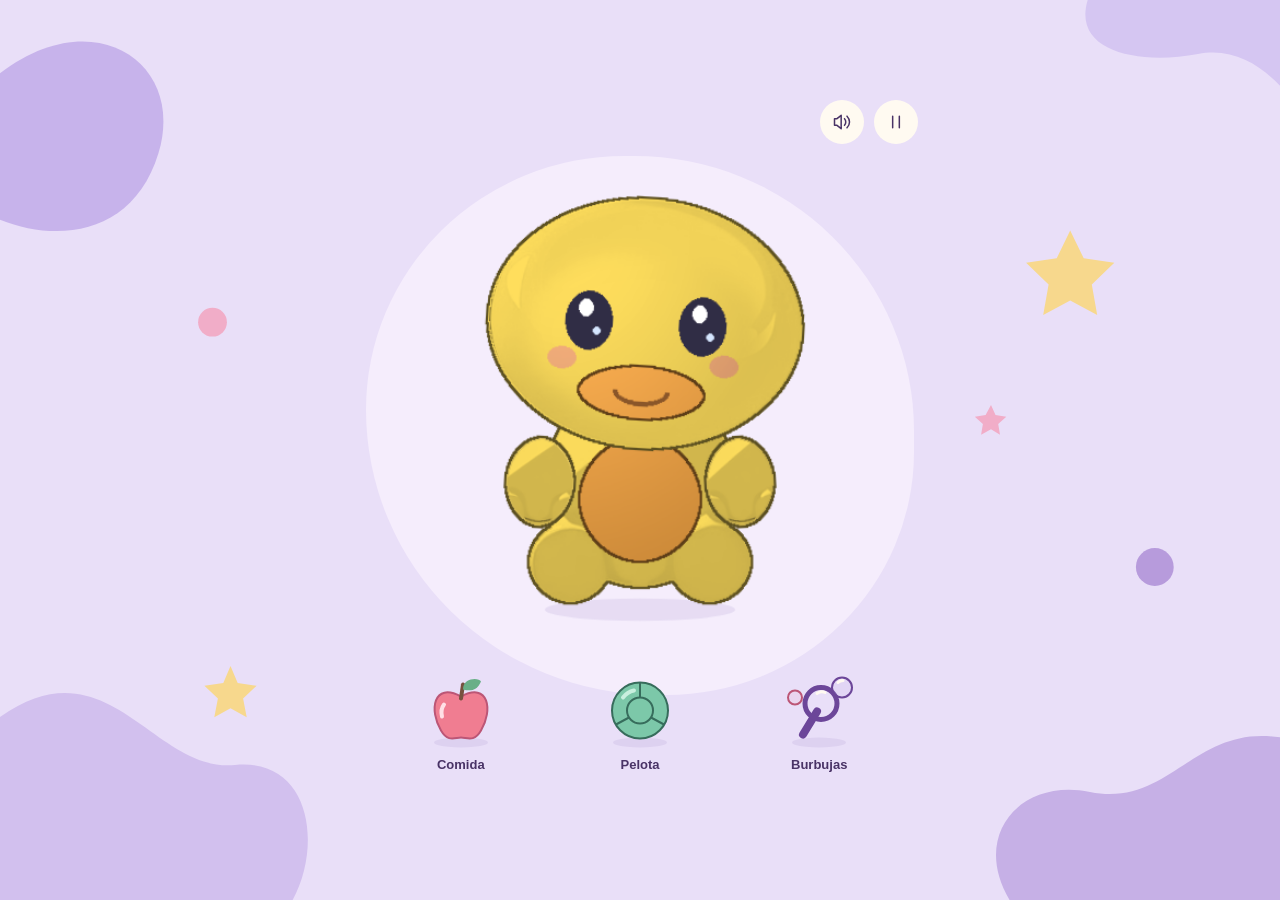
<file: assets/characters/duck/index.html>
<!doctype html><html lang="es"><head><meta charset="utf-8"><meta name="viewport" content="width=device-width,initial-scale=1"><link rel="icon" href="data:,"><title>Tu mascota</title><style>:root { color-scheme: light; --lilac: #e9dff8; --violet: #6c4699; --ink: #493366; --muted: #705780; --cream: #fffaf1; }
* { box-sizing: border-box; }
body { margin: 0; background: var(--lilac); color: var(--ink); font-family: 'Trebuchet MS', 'Arial Rounded MT Bold', sans-serif; }
::selection { background: #cdb4ed; color: #3e2757; }
:focus-visible { outline: 3px solid #724796; outline-offset: 5px; }
.playroom-shapes { position: fixed; inset: 0; pointer-events: none; overflow: hidden; z-index: 0; }
.playroom-shapes > svg { width: 100%; height: 100%; }
.playroom-shapes .shapes-narrow { display: none; }
.pet-room { position: relative; z-index: 1; display: flex; flex-direction: column; align-items: center; justify-content: center; min-height: 100svh; padding: 20px 16px; }
.pet-stage { position: relative; width: min(100%, 560px, calc((100svh - 40px) * .8)); }
.pet-stage::before { content: ''; position: absolute; inset: 8% 1% 15%; border-radius: 48% 52% 46% 54%; background: #f5edfc; }
.pet-stage canvas { position: relative; display: block; width: 100%; height: auto; aspect-ratio: 4/5; touch-action: none; cursor: pointer; -webkit-tap-highlight-color: transparent; }
.pet-stage canvas:focus-visible { border-radius: 38%; }
.scene-utilities { position: absolute; top: 0; right: 2px; display: flex; gap: 10px; }
.pet-utility { background: #fffaf1; color: var(--ink); border: 0; border-radius: 50%; width: 44px; height: 44px; display: grid; place-items: center; cursor: pointer; }
.pet-utility svg { width: 20px; height: 20px; }
.toy { position: absolute; top: 89%; transform: translate(-50%,-50%); background: transparent;
  color: var(--ink); border: 0; padding: 0; width: 86px; display: flex; flex-direction: column; align-items: center;
  gap: 2px; font: 700 13px 'Trebuchet MS',sans-serif; cursor: grab; touch-action: none; user-select: none; -webkit-user-select: none; }
.toy svg { width: 80px; height: 80px; pointer-events: none; }
.toy-food { left: 18%; }
.toy-ball { left: 50%; }
.toy-bubbles { left: 82%; }
.toy:active { cursor: grabbing; }
.toy:hover:not(:disabled) svg { filter: brightness(1.04); }
.toy:disabled { cursor: default; }
.pet-stage[data-food-away="true"] .toy-food svg { opacity: 0; }
.pet-stage[data-ball-away="true"] .toy-ball svg { opacity: .2; }
.pet-stage[data-bubble-mode="true"] .toy { display: none; }
.bubble-target { position: absolute; transform: translate(-50%,-50%); min-width: 44px; min-height: 44px;
  border: 0; border-radius: 50%; padding: 0; background: transparent; cursor: pointer; touch-action: none; -webkit-tap-highlight-color: transparent; }
.bubble-target:disabled { cursor: default; }
.bubble-hud { position: absolute; top: 0; left: 2px; display: flex; align-items: center; gap: 8px; }
.bubble-progress { display: flex; align-items: center; gap: 5px; height: 44px; padding: 0 10px; border-radius: 22px; background: var(--cream); }
.bubble-progress i { width: 9px; height: 9px; border: 1.5px solid var(--violet); border-radius: 50%; }
.bubble-progress i[data-filled="true"] { background: var(--violet); }
.bubble-finish { position: absolute; top: 81%; left: 0; right: 0; text-align: center; }
.bubble-finish p { margin: 0 0 10px; color: var(--ink); font-size: 20px; font-weight: 700; }
.bubble-finish > div { display: flex; justify-content: center; gap: 8px; }
.bubble-finish button { border: 0; border-radius: 22px; padding: 12px 18px; min-height: 44px; font: 700 14px 'Trebuchet MS',sans-serif; cursor: pointer; }
#bubble-replay { background: var(--violet); color: var(--cream); }
#bubble-replay:hover:not(:disabled) { background: #5d3688; }
#bubble-replay:disabled { opacity: .55; cursor: default; }
#bubble-back { background: transparent; color: var(--ink); }
#bubble-back:hover { background: #dbcbed; }
.bubble-hud[hidden], .bubble-finish[hidden] { display: none; }
.sr-only { position: absolute; width: 1px; height: 1px; padding: 0; margin: -1px; overflow: hidden; clip-path: inset(50%); white-space: nowrap; border: 0; }
.pet-error { text-align: center; max-width: 300px; line-height: 1.5; }
@media (max-width: 480px) {
  .playroom-shapes .shapes-wide { display: none; }
  .playroom-shapes .shapes-narrow { display: block; }
  .pet-room { padding: 12px 8px; }
  .pet-stage { width: min(100%, 410px, calc((100svh - 24px) * .8)); }
}
@media (prefers-reduced-motion: reduce) {
  *, *::before, *::after { animation: none !important; transition: none !important; }
}
</style></head><body><div class="playroom-shapes" aria-hidden="true">
<svg class="shapes-wide" viewBox="0 0 1440 1000" preserveAspectRatio="xMidYMid slice">
<path d="M-40 130C80-20 220 55 185 170S25 270-40 215Z" fill="#C7B3EB"/>
<path d="M1240-40c-70 90 20 115 100 100s120 80 160 120V-40Z" fill="#D5C6F2"/>
<path d="m1198 256 15 31 34 5-25 24 6 34-30-16-30 16 6-34-25-24 34-5Z" fill="#F7D88D"/>
<circle cx="245" cy="358" r="16" fill="#F1ADC8"/>
<circle cx="1292" cy="630" r="21" fill="#B79BDC"/>
<path d="M-30 830c150-150 200 30 300 20s100 130 40 180H-30Z" fill="#D2C0EE"/>
<path d="M1190 1060c-130-90-70-200 30-180s120-100 250-50v230Z" fill="#C6B0E6"/>
<path d="m265 740 8 19 21 3-15 14 4 21-18-10-18 10 4-21-15-14 21-3Z" fill="#F7D88D"/>
<path d="m1110 450 5 11 12 2-9 8 2 12-10-6-11 6 2-12-9-8 12-2Z" fill="#F1ADC8"/>
</svg><svg class="shapes-narrow" viewBox="0 0 390 844" preserveAspectRatio="xMidYMid slice">
<path d="M-30 75C30-10 130 5 104 90S14 155-30 130Z" fill="#C7B3EB"/>
<path d="m329 164 8 18 20 3-14 14 3 20-17-9-18 9 4-20-15-14 20-3Z" fill="#F7D88D"/>
<circle cx="48" cy="255" r="9" fill="#F1ADC8"/>
<circle cx="351" cy="595" r="12" fill="#B79BDC"/>
<path d="M-30 773c55-85 90-15 130-9s60 50 45 100H-30Z" fill="#D2C0EE"/>
<path d="M275 880c-45-55-35-104 14-102s47-62 121-31v133Z" fill="#C6B0E6"/>
<path d="m62 655 5 11 12 2-9 8 2 12-10-6-11 6 2-12-9-8 12-2Z" fill="#F7D88D"/>
</svg></div><main class="pet-room"><div class="pet-stage"><canvas id="pet" role="button" tabindex="0" aria-label="Acariciar a tu mascota" aria-describedby="how-to-play"></canvas><button class="toy toy-food" data-tool="food" aria-label="Dar comida" disabled><svg viewBox="0 0 80 80" aria-hidden="true">
<ellipse cx="40" cy="68" rx="27" ry="5" fill="#63419b15"/>
<path d="M40 22C12 7 8 36 20 56c7 12 14 7 20 7s13 5 20-7C72 36 68 7 40 22Z" fill="#F07D91" stroke="#BC5676" stroke-width="2"/>
<path d="m40 24 2-14" stroke="#76513F" stroke-width="4" stroke-linecap="round"/>
<path d="M42 15c0-12 16-12 18-8-4 9-10 10-18 8Z" fill="#69AF87"/>
<path d="M23 30c-3 4-3 8-2 12" stroke="#FFE0E6" stroke-width="4" fill="none" stroke-linecap="round"/>
</svg><span>Comida</span></button><button class="toy toy-ball" data-tool="ball" aria-label="Lanzar la pelota" disabled><svg viewBox="0 0 80 80" aria-hidden="true">
<ellipse cx="40" cy="68" rx="27" ry="5" fill="#63419b15"/>
<circle cx="40" cy="36" r="28" fill="#7CC8A9" stroke="#376D5C" stroke-width="2"/>
<circle cx="40" cy="36" r="13" fill="none" stroke="#376D5C" stroke-width="2"/>
<path d="m40 8 0 15m-24 27 13-7m35 7-13-7" stroke="#376D5C" stroke-width="2"/>
<path d="M23 23c3-4 6-6 11-7" stroke="#C9F0DF" stroke-width="4" fill="none" stroke-linecap="round"/>
</svg><span>Pelota</span></button><button class="toy toy-bubbles" data-tool="bubbles" aria-label="Jugar a las burbujas" disabled><svg viewBox="0 0 80 80" aria-hidden="true">
<ellipse cx="40" cy="68" rx="27" ry="5" fill="#63419b15"/>
<path d="m24 60 14-23" stroke="#6c4699" stroke-width="8" stroke-linecap="round"/>
<circle cx="42" cy="29" r="16" fill="none" stroke="#6c4699" stroke-width="5"/>
<circle cx="63" cy="13" r="10" fill="#C7B3EB33" stroke="#6c4699" stroke-width="2"/>
<circle cx="16" cy="23" r="7" fill="#F1ADC833" stroke="#BC5676" stroke-width="2"/>
<path d="M59 8c1-1 3-2 5-2M38 19c3-2 6-2 8-1" stroke="#fffaf1" stroke-width="3" fill="none" stroke-linecap="round"/>
</svg><span>Burbujas</span></button><div class="bubble-hud" hidden><div class="bubble-progress" role="progressbar" aria-label="Burbujas reventadas" aria-valuemin="0" aria-valuemax="5" aria-valuenow="0"><i></i><i></i><i></i><i></i><i></i></div><button class="pet-utility" id="bubble-exit" aria-label="Salir de burbujas"><svg viewBox="0 0 24 24" fill="none" stroke="currentColor" stroke-width="1.8" stroke-linecap="round" stroke-linejoin="round" aria-hidden="true"><path d="m6 6 12 12M18 6 6 18"/></svg></button></div><div class="bubble-finish" hidden><p>¡Lo hiciste!</p><div><button id="bubble-replay">Otra vez</button><button id="bubble-back">Volver</button></div></div><div class="scene-utilities"><button class="pet-utility" id="sound" aria-label="Silenciar sonidos" aria-pressed="false" disabled><svg viewBox="0 0 24 24" fill="none" stroke="currentColor" stroke-width="1.8" stroke-linecap="round" stroke-linejoin="round" aria-hidden="true"><path d="m11 4-5 4H3v8h3l5 4Z"/><path d="M15 8c2 2 2 6 0 8m3-11c4 4 4 10 0 14"/></svg></button><button class="pet-utility" id="pause" aria-label="Pausar" aria-pressed="false" disabled><svg viewBox="0 0 24 24" fill="none" stroke="currentColor" stroke-width="1.8" stroke-linecap="round" stroke-linejoin="round" aria-hidden="true"><path d="M8 5v14M16 5v14"/></svg></button></div></div><p id="how-to-play" class="sr-only">Arrastrá la fruta hasta la boca o lanzá la pelota. Tocá Guardar o devolvé la pelota a su lugar para terminar. Acariciá la cabeza y frotá la pancita. Tocá Burbujas y reventá cinco para festejar. Con teclado, usá Tab y Enter en las burbujas, o Escape para salir. En juego libre, Enter da mimos y las flechas lanzan la pelota.</p><p id="activity" class="sr-only" role="status" aria-live="polite"></p><p id="error" class="pet-error" role="alert" hidden></p></main><script>/* Estado táctil y física en coordenadas del escenario. Sin DOM ni inferencia. */
(function (root) {
  "use strict";
  const clamp = (n, lo, hi) => Math.max(lo, Math.min(hi, n));
  const distance = (a, b) => Math.hypot(a.x-b.x, a.y-b.y);

  class PetScene {
    constructor(width = 512, height = 640) {
      this.width = width; this.height = height; this.time = 0;
      this.ground = height*.72;
      this.actor = {x: width*.5, vx: 0, min: width*.26, max: width*.74};
      this.foodHome = {x: width*.18, y: height*.89};
      this.ballHome = {x: width*.5, y: height*.89};
      this.food = {...this.foodHome, state: "home", since: 0};
      this.ball = {...this.ballHome, vx: 0, vy: 0, radius: width*.054, active: false, held: false, angle: 0};
      this.pointer = null; this.focus = null;
      this.affection = 0; this.tickle = 0; this.petUntil = 0; this.tickleUntil = 0;
      this.kickAt = 0; this.soundAt = 0; this.jump = 0;
      this.bubbles = {phase: "idle", hits: 0, goal: 5, round: 0, nextId: 0,
        items: [], bursts: [], confetti: [], target: null, since: 0, spawnAt: 0};
      this.onEvent = () => {};
    }
    begin(kind, point) {
      if (this.pointer || this.bubbles.phase !== "idle" || kind === "food" && this.food.state === "eating") return false;
      const stowOnTap = kind === "ball-home" && this.ball.active;
      if (kind === "ball-home") kind = "ball";
      this.pointer = {kind, stowOnTap, last: {...point}, start: {...point}, distance: 0, vx: 0, vy: 0, at: this.time};
      this.focus = {...point};
      if (kind === "food") Object.assign(this.food, point, {state: "drag"});
      else if (kind === "ball") Object.assign(this.ball, point, {held: true, active: true, vx: 0, vy: 0});
      else {this.petUntil = this.time+.5; this.affection = .8; this.onEvent("pet");}
      return true;
    }
    move(point) {
      this.focus = {...point};
      const pointer = this.pointer;
      if (!pointer) return;
      const dt = Math.max(1/120, this.time-pointer.at);
      const travelled = distance(point, pointer.last);
      pointer.distance += travelled;
      pointer.vx = clamp((point.x-pointer.last.x)/dt, -this.width*3, this.width*3);
      pointer.vy = clamp((point.y-pointer.last.y)/dt, -this.height*3, this.height*3);
      pointer.last = {...point}; pointer.at = this.time;
      if (pointer.kind === "food") Object.assign(this.food, point);
      else if (pointer.kind === "ball") Object.assign(this.ball, point);
      else {
        this.petUntil = this.time+.4; this.affection = 1;
        if (pointer.kind === "body" && travelled > this.width*.006) {
          this.tickle = Math.min(1, this.tickle+.3); this.tickleUntil = this.time+.22;
          if (this.time >= this.soundAt) {this.onEvent("tickle"); this.soundAt = this.time+.24;}
        }
      }
    }
    end(point, mouth, radius, cancelled = false) {
      const pointer = this.pointer;
      if (!pointer) return;
      this.pointer = null;
      const tap = pointer.distance < this.width*.018;
      if (pointer.kind === "food") {
        if (!cancelled && (tap || distance(point, {x: mouth[0], y: mouth[1]}) <= radius)) this.consume(mouth);
        else Object.assign(this.food, {state: "return", since: this.time, from: {x: this.food.x, y: this.food.y}});
      } else if (pointer.kind === "ball") {
        this.ball.held = false;
        const backInTray = !tap && distance(point, this.ballHome) < this.width*.1;
        if (cancelled || backInTray || tap && pointer.stowOnTap) this.resetBall();
        else if (tap) this.launch();
        else {
          Object.assign(this.ball, {
            x: clamp(point.x, this.ball.radius, this.width-this.ball.radius),
            y: clamp(point.y, this.ball.radius, this.ground-this.ball.radius),
            vx: this.time-pointer.at < .12 ? pointer.vx : 0,
            vy: this.time-pointer.at < .12 ? pointer.vy : 0,
          });
          this.jump = .6; this.onEvent("play");
        }
      } else if (!cancelled) {this.jump = tap ? .8 : .3; this.petUntil = this.time+.45;}
      this.focus = null;
    }
    consume(mouth) {
      if (this.food.state === "eating" || this.bubbles.phase !== "idle") return false;
      Object.assign(this.food, {state: "eating", since: this.time,
        from: {x: this.food.x, y: this.food.y}, target: [...mouth]});
      this.onEvent("feed");
      return true;
    }
    resetBall() {
      Object.assign(this.ball, this.ballHome, {held: false, active: false, vx: 0, vy: 0, angle: 0});
      this.jump = 0;
      this.onEvent("rest");
    }
    launch() {
      if (this.ball.held || this.bubbles.phase !== "idle") return false;
      Object.assign(this.ball, {x: this.actor.x+this.width*.13, y: this.ground-this.height*.13,
        vx: this.width*.65, vy: -this.height*.7, active: true});
      this.jump = 1; this.onEvent("play");
      return true;
    }
    startBubbles() {
      const game = this.bubbles;
      if (this.pointer || game.phase === "playing") return false;
      if (this.ball.active) this.resetBall();
      Object.assign(game, {phase: "playing", hits: 0, round: game.round+1,
        items: [], bursts: [], confetti: [], target: null, since: this.time, spawnAt: this.time});
      for (let i = 0; i < 3; i++) this.spawnBubble(i);
      this.onEvent("bubblestart"); return true;
    }
    spawnBubble(slot = null, golden = false) {
      const game = this.bubbles;
      if (slot === null) slot = [0, 1, 2].find(i => !game.items.some(b => b.slot === i));
      if (slot === undefined || game.items.length >= 3) return;
      const id = ++game.nextId;
      const baseX = this.width*(golden ? .5 : [.22, .78, .5][slot]);
      const baseY = this.height*(golden ? .27 : [.32, .43, .18][slot]);
      game.items.push({id, slot, golden, baseX, baseY, x: baseX, y: baseY,
        born: this.time, radius: this.width*(golden ? .085 : .07)});
    }
    popBubble(id) {
      const game = this.bubbles;
      const bubble = game.items.find(b => b.id === id);
      if (game.phase !== "playing" || !bubble) return false;
      game.items = game.items.filter(b => b !== bubble);
      game.hits++;
      game.bursts.push({x: bubble.x, y: bubble.y, born: this.time, golden: bubble.golden});
      game.target = {x: bubble.x, y: bubble.y, until: this.time+.65};
      game.spawnAt = this.time+.35;
      this.jump = 1;
      if (game.hits === game.goal) {
        game.phase = "celebrating"; game.since = this.time; game.items = [];
        game.confetti = Array.from({length: 48}, (_, i) => {
          const angle = i*2.39996+game.round, speed = this.width*(.2+(i%7)*.045);
          return {x: this.actor.x, y: this.height*.35,
            vx: Math.cos(angle)*speed, vy: -this.height*(.25+(i%5)*.08), angle, color: i%4};
        });
        this.onEvent("celebrate");
      } else {
        if (game.hits === game.goal-1) {game.items = []; this.spawnBubble(0, true);}
        this.onEvent("bubblepop");
      }
      return true;
    }
    bubbleAt(point, minimumRadius = 0) {
      if (this.bubbles.phase !== "playing") return null;
      return [...this.bubbles.items].reverse().find(b => distance(b, point) <= Math.max(b.radius*1.15, minimumRadius)) || null;
    }
    stopBubbles() {
      const game = this.bubbles;
      if (game.phase === "idle") return false;
      Object.assign(game, {phase: "idle", hits: 0, items: [], bursts: [], confetti: [], target: null});
      this.jump = 0; this.focus = null;
      this.onEvent("bubbleend"); return true;
    }
    updateBubbles(dt, reduced) {
      const game = this.bubbles;
      if (game.phase === "idle") return;
      if (game.phase === "playing") {
        if (game.hits < game.goal-1 && game.items.length < 3 && this.time >= game.spawnAt) {
          this.spawnBubble(); game.spawnAt = this.time+.35;
        }
        for (const bubble of game.items) {
          const age = this.time-bubble.born;
          bubble.x = bubble.baseX+(reduced ? 0 : Math.sin(age*1.4+bubble.id)*this.width*.025);
          bubble.y = bubble.baseY-(reduced ? 0 : Math.sin(age*.15)*this.height*.065);
        }
      } else if (game.phase === "celebrating") {
        if (!reduced) for (const p of game.confetti) {
          p.vy += this.height*.85*dt; p.x += p.vx*dt; p.y += p.vy*dt; p.angle += dt*4;
        }
        else game.confetti = [];
        if (this.time-game.since >= 2.4) {
          game.phase = "complete"; game.confetti = []; this.onEvent("bubblecomplete");
        }
      }
      game.bursts = game.bursts.filter(b => this.time-b.born < .35);
    }
    update(dt, reduced = false) {
      // Subpasos estables incluso si el render baja temporalmente de 60 FPS.
      const steps = Math.max(1, Math.ceil(dt/(1/120)));
      for (let i = 0; i < steps; i++) this.step(dt/steps, reduced);
    }
    step(dt, reduced) {
      this.time += dt;
      this.updateBubbles(dt, reduced);
      this.affection += ((this.time < this.petUntil ? 1 : 0)-this.affection)*(1-Math.exp(-dt*12));
      this.tickle += ((this.time < this.tickleUntil ? 1 : 0)-this.tickle)*(1-Math.exp(-dt*15));
      this.jump *= Math.exp(-dt*5);
      if (this.food.state === "return") {
        const t = clamp((this.time-this.food.since)/.22, 0, 1), k = 1-(1-t)**3;
        this.food.x = this.food.from.x+(this.foodHome.x-this.food.from.x)*k;
        this.food.y = this.food.from.y+(this.foodHome.y-this.food.from.y)*k;
        if (t === 1) Object.assign(this.food, this.foodHome, {state: "home"});
      } else if (this.food.state === "eating" && this.time-this.food.since >= 1.05) {
        Object.assign(this.food, this.foodHome, {state: "home"}); this.jump = .8;
      }
      const b = this.ball;
      if (b.active && !b.held) {
        if (!reduced) {
          b.vy += this.height*2.1*dt; b.x += b.vx*dt; b.y += b.vy*dt;
          b.angle += b.vx*dt/b.radius;
          b.vx *= Math.exp(-dt*.3);
          if (b.x < b.radius || b.x > this.width-b.radius) {
            b.x = clamp(b.x, b.radius, this.width-b.radius); b.vx *= -.82;
          }
          if (b.y > this.ground-b.radius) {
            b.y = this.ground-b.radius; b.vy = -Math.abs(b.vy)*.72;
            if (Math.abs(b.vy) < this.height*.06) b.vy = 0;
          }
          if (b.y < b.radius) {b.y = b.radius; b.vy = Math.abs(b.vy)*.6;}
        } else {b.x = clamp(b.x, b.radius, this.width-b.radius); b.y = this.ground-b.radius; b.vx = 0; b.vy = 0;}
      }
      let target = this.width*.5;
      if (b.active && !reduced) target = clamp(b.x, this.actor.min, this.actor.max);
      const game = this.bubbles;
      if (game.phase === "playing" && !reduced) {
        const bubble = game.target?.until > this.time ? game.target : game.items[0];
        if (bubble) target = clamp(bubble.x, this.actor.min, this.actor.max);
      }
      if (this.pointer?.kind === "food") target = this.actor.x;
      if (reduced) {this.actor.x = this.width*.5; this.actor.vx = 0;}
      else {
        this.actor.vx += ((target-this.actor.x)*28-this.actor.vx*10)*dt;
        this.actor.vx = clamp(this.actor.vx, -this.width*.8, this.width*.8);
        this.actor.x = clamp(this.actor.x+this.actor.vx*dt, this.actor.min, this.actor.max);
      }
      if (!reduced && b.active && !b.held && this.time > this.kickAt &&
          Math.abs(b.x-this.actor.x) < this.width*.17 && b.y > this.ground-this.height*.19) {
        const direction = b.x < this.actor.x ? -1 : 1;
        b.x = clamp(this.actor.x+direction*this.width*.18, b.radius, this.width-b.radius);
        b.vx = direction*this.width*.75; b.vy = -this.height*.6;
        this.kickAt = this.time+.8; this.jump = 1; this.onEvent("kick");
      }
    }
  }

  class PetSound {
    constructor() {this.context = null; this.muted = false; this.voices = new Set(); this.lastAt = -Infinity;}
    unlock() {
      if (this.muted) return;
      try {
        const Audio = root.AudioContext || root.webkitAudioContext;
        if (!Audio) return;
        if (!this.context) this.context = new Audio();
        if (this.context.state === "suspended") this.context.resume().catch(() => {});
      } catch (_) { /* Audio opcional: jugar nunca depende de él. */ }
    }
    play(kind) {
      const ctx = this.context;
      if (this.muted || !ctx || ctx.state !== "running" || ctx.currentTime-this.lastAt < .12 || this.voices.size >= 4) return;
      this.lastAt = ctx.currentTime;
      const notes = {feed: [260, 130], pet: [520, 760], tickle: [620, 950], play: [260, 640], kick: [420, 180],
        bubblepop: [900, 340], celebrate: [523, 1046]};
      const [from, to] = notes[kind] || notes.pet;
      const voice = ctx.createOscillator(), gain = ctx.createGain(), at = ctx.currentTime;
      voice.type = kind === "feed" ? "triangle" : "sine";
      voice.frequency.setValueAtTime(from, at); voice.frequency.exponentialRampToValueAtTime(to, at+.12);
      gain.gain.setValueAtTime(0, at); gain.gain.linearRampToValueAtTime(.055, at+.012);
      gain.gain.exponentialRampToValueAtTime(.0001, at+.17);
      voice.connect(gain); gain.connect(ctx.destination); this.voices.add(voice);
      voice.onended = () => {voice.disconnect(); gain.disconnect(); this.voices.delete(voice);};
      voice.start(at); voice.stop(at+.19);
    }
    stop() {for (const voice of this.voices) {try {voice.stop();} catch (_) { /* Ya terminado. */ }} this.voices.clear();}
    setMuted(value) {this.muted = Boolean(value); if (this.muted) this.stop(); else this.unlock();}
    destroy() {this.stop(); if (this.context) this.context.close().catch(() => {}); this.context = null;}
  }
  PetScene.distance = distance;
  root.DrawToLifeScene = PetScene; root.DrawToLifeSound = PetSound;
  if (typeof module !== "undefined" && module.exports) module.exports = {PetScene, PetSound};
})(typeof globalThis !== "undefined" ? globalThis : window);

/* Reproductor portátil. Animaciones e interacciones sin red ni inferencia. */
(function (root) {
  "use strict";
  const sceneModule = !root.DrawToLifeScene && typeof module !== "undefined" && module.exports ? require("./pet-scene.js") : null;
  const Scene = root.DrawToLifeScene || sceneModule.PetScene;
  const Sound = root.DrawToLifeSound || sceneModule.PetSound;
  const identity = () => [1, 0, 0, 1, 0, 0];
  const durations = {feed: 1.05, pet: .55, play: .7, welcome: 1.05, bubblepop: .45, celebrate: 2.4};
  const clamp = value => Math.max(0, Math.min(1, value));
  function multiply(a, b) {
    return [a[0]*b[0]+a[2]*b[1], a[1]*b[0]+a[3]*b[1],
      a[0]*b[2]+a[2]*b[3], a[1]*b[2]+a[3]*b[3],
      a[0]*b[4]+a[2]*b[5]+a[4], a[1]*b[4]+a[3]*b[5]+a[5]];
  }
  function around(pivot, angle, sx, sy, dy = 0) {
    const c = Math.cos(angle), s = Math.sin(angle), [x, y] = pivot;
    return [c*sx, s*sx, -s*sy, c*sy, x-c*sx*x+s*sy*y, y+dy-s*sx*x-c*sy*y];
  }
  function actionPose(action, seconds) {
    if (!action || !durations[action.type]) return null;
    const elapsed = seconds - action.start;
    const duration = durations[action.type];
    if (elapsed < 0 || elapsed >= duration) return null;
    const progress = elapsed / duration;
    let mouth = "happy", eyes = "happy";
    if (action.type === "feed" && elapsed < .18) {mouth = "open"; eyes = null;}
    else if (action.type === "feed" && elapsed < .75) {
      mouth = Math.floor(elapsed * 13) % 2 ? "chew" : "open";
      eyes = null;
    }
    if (action.type === "welcome" && elapsed < .18) eyes = "closed";
    return {type: action.type, elapsed, progress, mouth, eyes,
      envelope: Math.sin(Math.PI * progress)};
  }
  function frame(manifest, seconds, reactionStart = -Infinity, reduced = false, action = null, mood = {}) {
    const {idle, blink, react} = manifest.animations;
    const phase = seconds * 2*Math.PI/idle.duration;
    const elapsed = seconds-reactionStart;
    const reaction = !reduced && elapsed >= 0 && elapsed < react.duration
      ? Math.sin(Math.PI*elapsed/react.duration) : 0;
    let pose = actionPose(action, seconds);
    if (mood.tickle > .12 || mood.affection > .15) pose = {...pose,
      mouth: mood.tickle > .2 ? "open" : pose?.mouth || "happy", eyes: "happy"};
    if (mood.anticipate && pose?.type !== "feed") pose = {...pose, mouth: "open", eyes: null};
    if (mood.celebrating) pose = {...pose, eyes: "happy", mouth: pose?.type === "feed" ? pose.mouth : "happy"};
    // Pausas desiguales, deterministas para que sean reproducibles.
    const intervals = [1, 1.27, .86, 1.12].map(value => value * blink.interval);
    let blinkTime = seconds % intervals.reduce((a, b) => a+b, 0);
    for (const interval of intervals) {
      if (blinkTime < interval) break;
      blinkTime -= interval;
    }
    const eyeScale = !reduced && blinkTime < blink.duration
      ? Math.max(.06, Math.abs(2*blinkTime/blink.duration-1)) : 1;
    const lookup = new Map(manifest.layers.map(layer => [layer.id, layer]));
    const result = new Map(), visiting = new Set();
    function resolve(id) {
      if (result.has(id)) return result.get(id);
      if (visiting.has(id)) throw new Error("Ciclo en las uniones del personaje");
      const layer = lookup.get(id);
      if (!layer) throw new Error("Falta una pieza del personaje");
      visiting.add(id);
      let angle = 0, sx = 1, sy = 1, dy = 0;
      if (!reduced) {
        const energy = pose?.envelope || 0;
        if (layer.motion === "breathe") {
          sy += idle.breath_scale*1.6*Math.sin(phase);
          dy -= reaction*react.jump*manifest.canvas[1];
          if (pose?.type === "play" || pose?.type === "bubblepop") {
            const bounce = Math.sin(pose.progress * Math.PI) * energy;
            dy -= bounce * manifest.canvas[1] * .07;
            sx += bounce * .025; sy -= bounce * .025;
            angle = Math.sin(pose.progress * Math.PI * 2) * energy * .075;
          } else if (pose?.type === "welcome") {
            dy -= energy * manifest.canvas[1] * .025;
            sx += Math.sin(pose.progress*Math.PI*2)*.06;
            sy -= Math.sin(pose.progress*Math.PI*2)*.06;
          }
        } else if (layer.motion === "head") {
          angle = (idle.head_degrees*2*Math.sin(phase)+reaction*react.tilt_degrees)*Math.PI/180;
          angle += (mood.lookX || 0)*.12+(mood.affection || 0)*.12;
          if (pose?.type === "pet") angle += energy * .12;
          if (pose?.type === "feed") angle += Math.sin(pose.elapsed * 25) * energy * .025;
          if (pose?.type === "welcome") angle -= energy * .14;
          if (mood.tickle > .1) angle += Math.sin(seconds*32)*mood.tickle*.09;
        } else if (layer.motion === "sway") {
          angle = (4*Math.sin(phase)+reaction*7+energy*Math.sin(seconds*16)*13+(mood.tickle || 0)*Math.sin(seconds*24)*12)*Math.PI/180;
          if (/right/.test(layer.id)) angle *= -1;
        } else if (layer.motion === "blink" && !pose?.eyes)
          sy = layer.expressions?.closed && eyeScale < .25 ? 1 : eyeScale;
        else if (layer.motion === "smile" && !layer.expressions) sy += reaction*.18;
      }
      const parent = layer.parent ? resolve(layer.parent) : identity();
      const local = around(layer.pivot, angle, sx, sy, dy);
      if (!reduced && layer.motion === "blink") local[4] += (mood.lookX || 0)*manifest.canvas[0]*.008;
      const matrix = multiply(parent, local);
      result.set(id, matrix);
      visiting.delete(id);
      return matrix;
    }
    for (const layer of manifest.layers) resolve(layer.id);
    return {matrices: result, reaction, eyeScale, pose};
  }
  function transformPoint(matrix, point) {
    return [matrix[0]*point[0]+matrix[2]*point[1]+matrix[4],
      matrix[1]*point[0]+matrix[3]*point[1]+matrix[5]];
  }

  class Player {
    constructor(canvas, manifest, images) {
      this.canvas = canvas;
      this.context = canvas.getContext("2d");
      if (!this.context) throw new Error("Canvas 2D no está disponible");
      this.manifest = manifest;
      this.images = images;
      this.elapsed = 0;
      this.reactionStart = -Infinity;
      this.action = null;
      this.paused = false;
      this.destroyed = false;
      this.last = null;
      this.sound = new Sound();
      this.scene = new Scene(manifest.canvas[0], Math.round(manifest.canvas[0]*1.25));
      this.stage = canvas.parentElement;
      this.bubbleTargets = Array.from({length: 3}, (_, slot) => {
        const button = document.createElement("button");
        button.type = "button"; button.className = "bubble-target"; button.hidden = true;
        button.dataset.bubbleSlot = String(slot);
        button.setAttribute("aria-label", "Reventar burbuja");
        this.stage.append(button); return button;
      });
      this.lookX = 0;
      this.gestureId = null;
      this.reducedQuery = matchMedia("(prefers-reduced-motion: reduce)");
      this.reduced = this.reducedQuery.matches;
      canvas.width = this.scene.width;
      canvas.height = this.scene.height;
      this.hitMasks = new Map();
      this.bounds = [manifest.canvas[0], manifest.canvas[1], 0, 0];
      for (const layer of manifest.layers) {
        const surface = document.createElement("canvas");
        surface.width = manifest.canvas[0]; surface.height = manifest.canvas[1];
        const ctx = surface.getContext("2d");
        ctx.drawImage(images.get(layer.id), 0, 0);
        const data = ctx.getImageData(0, 0, surface.width, surface.height).data;
        this.hitMasks.set(layer.id, data);
        for (let y = 0; y < surface.height; y++) for (let x = 0; x < surface.width; x++) {
          if (data[(y*surface.width+x)*4+3] > 40) {
            this.bounds[0] = Math.min(this.bounds[0], x); this.bounds[1] = Math.min(this.bounds[1], y);
            this.bounds[2] = Math.max(this.bounds[2], x+1); this.bounds[3] = Math.max(this.bounds[3], y+1);
          }
        }
      }
      const [left, top, right, bottom] = this.bounds;
      this.scale = Math.min(canvas.width*.65/(right-left), canvas.height*.57/(bottom-top));
      const margin = Math.max(canvas.width*.25, (right-left)*this.scale*.58);
      this.scene.actor.min = margin; this.scene.actor.max = canvas.width-margin;
      this.scene.onEvent = type => {
        if (["rest", "bubblestart", "bubbleend", "bubblecomplete"].includes(type)) {
          if (type === "rest" && this.action?.type === "play" || ["bubbleend", "bubblestart"].includes(type) && ["bubblepop", "celebrate"].includes(this.action?.type)) {
            const action = this.action.type;
            this.action = null;
            this.emit("actionend", {action, interrupted: true});
          }
        } else {
          this.startAction(type === "tickle" ? "pet" : type === "kick" ? "play" : type);
          this.sound.play(type);
        }
        this.emit("interaction", {interaction: type});
      };
      this.point = event => {
        const rect = canvas.getBoundingClientRect();
        return {x: (event.clientX-rect.left)*canvas.width/rect.width,
          y: (event.clientY-rect.top)*canvas.height/rect.height};
      };
      this.onPointer = event => {
        if (this.paused || this.gestureId !== null || event.isPrimary === false || event.button > 0) return;
        const tool = event.target.closest?.('[data-tool]');
        const bubbleTarget = event.target.closest?.('[data-bubble-slot]');
        if (event.target.closest?.('button') && !tool && !bubbleTarget) return;
        if (tool?.dataset.tool === "bubbles") return;
        const point = this.point(event);
        if (this.scene.bubbles.phase === "playing") {
          this.sound.unlock(); event.preventDefault();
          const bubble = bubbleTarget ? this.scene.bubbles.items.find(b => b.slot === Number(bubbleTarget.dataset.bubbleSlot))
            : this.scene.bubbleAt(point, 24*canvas.width/canvas.getBoundingClientRect().width);
          if (bubble) this.popBubble(bubble.id);
          return;
        }
        if (this.scene.bubbles.phase !== "idle") return;
        let kind = tool?.dataset.tool === "ball" ? "ball-home" : tool?.dataset.tool;
        if (!kind && this.scene.ball.active && Math.hypot(point.x-this.scene.ball.x, point.y-this.scene.ball.y) < this.scene.ball.radius*1.7) kind = "ball";
        if (!kind) {
          const layer = this.hitLayer(point);
          if (layer) kind = ["head", "blink", "smile"].includes(layer.motion) || layer.parent === "head" ? "head" : "body";
        }
        this.sound.unlock();
        if (!kind || !this.scene.begin(kind, point)) return;
        event.preventDefault(); this.gestureId = event.pointerId;
        canvas.setPointerCapture(event.pointerId); this.render();
      };
      this.onMove = event => {
        if (this.paused || event.isPrimary === false) return;
        if (this.gestureId !== null && this.gestureId !== event.pointerId) return;
        if (this.gestureId !== null) event.preventDefault();
        this.scene.move(this.point(event));
      };
      this.onUp = event => {
        if (event.pointerId !== this.gestureId) return;
        this.finishGesture(this.point(event), event.type !== "pointerup"); this.render();
      };
      this.onKey = event => {
        if (event.code === "Escape" && this.scene.bubbles.phase !== "idle") {
          event.preventDefault(); this.stopBubbles(); return;
        }
        if (event.target !== canvas) return;
        if (this.scene.bubbles.phase === "playing" && ["Space", "Enter"].includes(event.code)) {
          event.preventDefault(); this.sound.unlock();
          const bubble = this.scene.bubbles.items[0]; if (bubble) this.popBubble(bubble.id);
          return;
        }
        if (event.code === "Space" || event.code === "Enter") {event.preventDefault(); this.sound.unlock(); this.react();}
        else if (event.code === "ArrowLeft" || event.code === "ArrowRight") {
          event.preventDefault(); this.sound.unlock(); this.play(event.code === "ArrowLeft" ? -1 : 1);
        }
      };
      this.onReduced = event => {this.reduced = event.matches; this.render();};
      this.onVisibility = () => {
        this.last = null;
        if (document.hidden) {this.finishGesture(null, true); this.sound.stop();}
      };
      this.onLeave = () => {if (this.gestureId === null) this.scene.focus = null;};
      this.onBubbleClick = event => {
        const target = event.target.closest?.('[data-bubble-slot]');
        if (event.detail !== 0 || !target) return;
        const bubble = this.scene.bubbles.items.find(b => b.slot === Number(target.dataset.bubbleSlot));
        this.sound.unlock(); if (bubble) this.popBubble(bubble.id);
      };
      this.stage.addEventListener("pointerdown", this.onPointer);
      this.stage.addEventListener("pointermove", this.onMove, {passive: false});
      canvas.addEventListener("pointerup", this.onUp);
      canvas.addEventListener("pointercancel", this.onUp);
      canvas.addEventListener("lostpointercapture", this.onUp);
      this.stage.addEventListener("pointerleave", this.onLeave);
      this.stage.addEventListener("keydown", this.onKey);
      this.stage.addEventListener("click", this.onBubbleClick);
      this.reducedQuery.addEventListener("change", this.onReduced);
      document.addEventListener("visibilitychange", this.onVisibility);
      this.render();
      this.tick = now => {
        if (this.destroyed) return;
        if (!this.paused && !document.hidden && this.last !== null) {
            const dt = Math.min((now-this.last)/1000, .05);
            this.elapsed += dt;
            this.scene.update(dt, this.reduced);
            const game = this.scene.bubbles;
            const target = this.scene.focus || (game.phase === "playing" ?
              (game.target?.until > this.scene.time ? game.target : game.items[0]) : null) || (this.scene.ball.active ? this.scene.ball : null);
            const wanted = target ? Math.max(-1, Math.min(1, (target.x-this.scene.actor.x)/(canvas.width*.32))) : Math.sin(this.elapsed*.8)*.2;
            this.lookX += (wanted-this.lookX)*(1-Math.exp(-dt*12));
            if (this.action && !actionPose(this.action, this.elapsed)) {
              const type = this.action.type;
              this.action = null;
              this.emit("actionend", {action: type});
            }
            this.render();
        }
        this.last = now;
        this.raf = requestAnimationFrame(this.tick);
      };
      this.raf = requestAnimationFrame(this.tick);
    }
    emit(name, detail = {}) {
      this.canvas.dispatchEvent(new CustomEvent(`character:${name}`, {detail: {id: this.manifest.id, ...detail}}));
    }
    hitLayer(point) {
      const [width, height] = this.manifest.canvas;
      for (const layer of [...this.manifest.layers].reverse()) {
        const m = this.current.matrices.get(layer.id), det = m[0]*m[3]-m[1]*m[2];
        if (Math.abs(det) < 1e-10) continue;
        const x = (m[3]*(point.x-m[4])-m[2]*(point.y-m[5]))/det;
        const y = (-m[1]*(point.x-m[4])+m[0]*(point.y-m[5]))/det;
        if (x >= 0 && y >= 0 && x < width && y < height &&
            this.hitMasks.get(layer.id)[(Math.floor(y)*width+Math.floor(x))*4+3] > 40) return layer;
      }
      return null;
    }
    finishGesture(point, cancelled) {
      if (this.gestureId === null) return;
      const id = this.gestureId; this.gestureId = null;
      const rect = this.canvas.getBoundingClientRect();
      const radius = Math.max(this.canvas.width*.055, 28*this.canvas.width/rect.width);
      this.scene.end(point || this.scene.pointer?.last || {x: 0, y: 0}, this.mouthPosition(), radius, cancelled);
      if (this.canvas.hasPointerCapture(id)) this.canvas.releasePointerCapture(id);
    }
    startAction(type) {
      if (this.destroyed || this.paused || !durations[type]) return false;
      if (this.action?.type === "feed") return type !== "feed";
      if (this.action) this.emit("actionend", {action: this.action.type, interrupted: true});
      this.action = {type, start: this.elapsed};
      this.emit("actionstart", {action: type});
      this.render();
      return true;
    }
    feed() {
      if (this.destroyed || this.paused) return false;
      return this.scene.consume(this.mouthPosition());
    }
    pet() {
      if (this.destroyed || this.paused) return false;
      this.scene.petUntil = this.scene.time+.55; this.scene.affection = 1;
      this.sound.play("pet"); return this.startAction("pet");
    }
    play(direction = 1) {
      if (this.destroyed || this.paused) return false;
      const result = this.scene.launch();
      this.scene.ball.vx *= direction < 0 ? -1 : 1;
      this.render(); return result;
    }
    toggleBall() {
      if (this.destroyed || this.paused || this.scene.ball.held || this.scene.bubbles.phase !== "idle") return false;
      if (!this.scene.ball.active) return this.play();
      this.scene.resetBall(); this.render(); return true;
    }
    startBubbles() {
      if (this.destroyed || this.paused) return false;
      this.finishGesture(null, true);
      const result = this.scene.startBubbles(); this.render(); return result;
    }
    popBubble(id) {
      if (this.destroyed || this.paused) return false;
      const result = this.scene.popBubble(id); this.render(); return result;
    }
    stopBubbles() {
      if (this.destroyed) return false;
      const result = this.scene.stopBubbles(); this.render();
      this.pendingBubbleFocus = false;
      if (result) this.stage.querySelector('[data-tool="bubbles"]')?.focus({preventScroll: true});
      return result;
    }
    focusBubble() {this.bubbleTargets.find(b => !b.hidden)?.focus({preventScroll: true});}
    welcome() {return this.startAction("welcome");}
    react() {
      if (!this.pet()) return false;
      this.reactionStart = this.elapsed;
      this.emit("react");
      return true;
    }
    setPaused(value) {
      this.finishGesture(null, true);
      this.paused = Boolean(value); this.last = null;
      if (this.paused) this.sound.stop();
      this.render();
      this.emit("pause", {paused: this.paused});
    }
    setMuted(value) {this.sound.setMuted(value); this.emit("mute", {muted: this.sound.muted});}
    mouthPosition() {
      const layer = this.manifest.layers.find(item => item.motion === "smile");
      if (!layer) return [this.canvas.width*.5, this.canvas.height*.55];
      return transformPoint(this.current.matrices.get(layer.id), layer.mouth_anchor || layer.pivot);
    }
    render() {
      const {scene} = this;
      const previousMouth = this.current ? this.mouthPosition() : [this.canvas.width*.5, this.canvas.height*.4];
      const near = scene.food.state === "drag" && Math.hypot(scene.food.x-previousMouth[0], scene.food.y-previousMouth[1]) < this.canvas.width*.22;
      this.current = frame(this.manifest, this.elapsed, this.reactionStart, this.reduced, this.action,
        {lookX: this.lookX, affection: scene.affection, tickle: scene.tickle, anticipate: near,
          celebrating: scene.bubbles.phase === "celebrating"});
      const ctx = this.context;
      const {pose, eyeScale} = this.current;
      ctx.setTransform(1, 0, 0, 1, 0, 0);
      ctx.clearRect(0, 0, this.canvas.width, this.canvas.height);
      const w = this.canvas.width, h = this.canvas.height;
      const moving = Math.min(1, Math.abs(scene.actor.vx)/(w*.25));
      const hop = this.reduced ? 0 : Math.abs(Math.sin(this.elapsed*12))*(moving*.035+scene.jump*.045)*h;
      const happyBounce = !this.reduced && pose?.type === "welcome" ? Math.sin(pose.progress*Math.PI)*h*.035 : 0;
      const celebration = !this.reduced && scene.bubbles.phase === "celebrating" ?
        Math.abs(Math.sin((scene.time-scene.bubbles.since)/2.4*Math.PI*3))*h*.065 : 0;
      const [left, , right, bottom] = this.bounds;
      const sx = this.scale*(this.reduced ? 1 : 1+Math.sin(this.elapsed*12)*moving*.025);
      const world = [sx, 0, 0, this.scale, scene.actor.x-(left+right)*.5*sx,
        scene.ground-bottom*this.scale-hop-happyBounce-celebration];
      for (const [id, matrix] of this.current.matrices) this.current.matrices.set(id, multiply(world, matrix));
      ctx.fillStyle = "#63419b18";
      ctx.beginPath(); ctx.ellipse(scene.actor.x, scene.ground+h*.008, w*.17-hop*.3, h*.016, 0, 0, 2*Math.PI); ctx.fill();
      for (const layer of this.manifest.layers) {
        let expression = null;
        if (layer.motion === "smile") expression = pose?.mouth;
        if (layer.motion === "blink") expression = pose?.eyes || (eyeScale < .25 ? "closed" : null);
        const key = expression && layer.expressions?.[expression] ? `${layer.id}__${expression}` : layer.id;
        ctx.setTransform(...this.current.matrices.get(layer.id));
        ctx.drawImage(this.images.get(key), 0, 0);
      }
      ctx.setTransform(1, 0, 0, 1, 0, 0);
      const foodAge = scene.time-scene.food.since;
      if (scene.food.state !== "home" && (scene.food.state !== "eating" || foodAge < .2)) {
        const t = scene.food.state === "eating" ? (this.reduced ? 1 : clamp(foodAge/.2)) : 0;
        const [mx, my] = this.mouthPosition();
        const from = scene.food.state === "eating" ? scene.food.from : scene.food;
        const x = from.x+(mx-from.x)*t, y = from.y+(my-from.y)*t;
        const size = w*.058*(1-t*.94);
        ctx.save(); ctx.translate(x, y); ctx.rotate(this.reduced ? 0 : -.15);
        ctx.fillStyle = "#F07D91";
        ctx.beginPath(); ctx.ellipse(-size*.3, 0, size*.65, size*.85, -.2, 0, Math.PI*2);
        ctx.ellipse(size*.3, 0, size*.65, size*.85, .2, 0, Math.PI*2); ctx.fill();
        ctx.strokeStyle = "#70503F"; ctx.lineWidth = Math.max(2, w*.006);
        ctx.beginPath(); ctx.moveTo(0, -size*.65); ctx.lineTo(size*.12, -size*1.12); ctx.stroke();
        ctx.fillStyle = "#67AD84"; ctx.beginPath();
        ctx.ellipse(size*.42, -size*.95, size*.43, size*.2, -.4, 0, Math.PI*2); ctx.fill(); ctx.restore();
      }
      if (scene.ball.active) {
        const ball = scene.ball;
        ctx.save(); ctx.translate(ball.x, ball.y); ctx.rotate(this.reduced ? 0 : ball.angle);
        ctx.fillStyle = "#7CC8A9"; ctx.strokeStyle = "#376D5C"; ctx.lineWidth = w*.004;
        ctx.beginPath(); ctx.arc(0, 0, ball.radius, 0, Math.PI*2); ctx.fill(); ctx.stroke();
        ctx.beginPath(); ctx.arc(0, 0, ball.radius*.48, 0, Math.PI*2); ctx.stroke();
        for (let i = 0; i < 3; i++) {
          const a = i*Math.PI*2/3;
          ctx.beginPath(); ctx.moveTo(Math.cos(a)*ball.radius*.5, Math.sin(a)*ball.radius*.5);
          ctx.lineTo(Math.cos(a)*ball.radius, Math.sin(a)*ball.radius); ctx.stroke();
        }
        ctx.restore();
      }
      this.drawBubbles();
      const affectionate = scene.affection > .2 || scene.tickle > .2 || pose?.type === "feed" && pose.elapsed > .75;
      if (affectionate && !this.reduced) {
        ctx.save();
        for (let i = 0; i < 3; i++) {
          const t = (this.elapsed*1.4+i*.28)%1;
          const x = scene.actor.x+w*(-.16+i*.16), y = h*(.34-t*.13), s = w*.023;
          ctx.globalAlpha = Math.sin(t*Math.PI)*.85;
          ctx.fillStyle = "#DE76A8"; ctx.beginPath(); ctx.moveTo(x, y+s*.4);
          ctx.bezierCurveTo(x-s*2, y-s*.6, x-s*.7, y-s*1.6, x, y-s*.7);
          ctx.bezierCurveTo(x+s*.7, y-s*1.6, x+s*2, y-s*.6, x, y+s*.4); ctx.fill();
        }
        ctx.restore();
      }
      const foodAway = String(scene.food.state !== "home"), ballAway = String(scene.ball.active);
      if (this.stage.dataset.foodAway !== foodAway) this.stage.dataset.foodAway = foodAway;
      if (this.stage.dataset.ballAway !== ballAway) this.stage.dataset.ballAway = ballAway;
    }
    drawBubbles() {
      const {scene, context: ctx} = this, game = scene.bubbles, w = scene.width;
      const colors = [["#C7B3EB33", "#6c4699"], ["#F1ADC833", "#BC5676"], ["#7CC8A933", "#376D5C"]];
      for (const b of game.items) {
        const [fill, rim] = b.golden ? ["#F7D88D66", "#6c4699"] : colors[b.slot];
        ctx.save(); ctx.translate(b.x, b.y);
        ctx.fillStyle = fill; ctx.strokeStyle = rim; ctx.lineWidth = w*.0045;
        ctx.beginPath(); ctx.arc(0, 0, b.radius, 0, Math.PI*2); ctx.fill(); ctx.stroke();
        ctx.strokeStyle = "#fffaf1"; ctx.lineWidth = w*.009; ctx.lineCap = "round";
        ctx.beginPath(); ctx.arc(0, 0, b.radius*.72, Math.PI*1.1, Math.PI*1.47); ctx.stroke();
        ctx.fillStyle = "#fffaf1"; ctx.beginPath(); ctx.arc(b.radius*.42, b.radius*.47, w*.007, 0, Math.PI*2); ctx.fill();
        if (b.golden) {
          ctx.fillStyle = "#F7D88D"; ctx.strokeStyle = "#6c4699"; ctx.lineWidth = w*.002;
          ctx.beginPath();
          for (let i = 0; i < 10; i++) {
            const a = i*Math.PI/5-Math.PI/2, r = b.radius*(i%2 ? .23 : .5);
            i ? ctx.lineTo(Math.cos(a)*r, Math.sin(a)*r) : ctx.moveTo(Math.cos(a)*r, Math.sin(a)*r);
          }
          ctx.closePath(); ctx.fill(); ctx.stroke();
        }
        ctx.restore();
      }
      if (!this.reduced) {
        for (const b of game.bursts) {
          const t = (scene.time-b.born)/.35;
          ctx.save(); ctx.globalAlpha = 1-t; ctx.strokeStyle = b.golden ? "#F7D88D" : "#6c4699"; ctx.lineWidth = w*.004;
          for (let i = 0; i < 7; i++) {
            const a = i*Math.PI*2/7, r = w*(.035+t*.08);
            ctx.beginPath(); ctx.moveTo(b.x+Math.cos(a)*r, b.y+Math.sin(a)*r);
            ctx.lineTo(b.x+Math.cos(a)*(r+w*.018), b.y+Math.sin(a)*(r+w*.018)); ctx.stroke();
          }
          ctx.restore();
        }
        const palette = ["#F1ADC8", "#F7D88D", "#7CC8A9", "#C7B3EB"];
        for (const p of game.confetti) {
          ctx.save(); ctx.translate(p.x, p.y); ctx.rotate(p.angle);
          ctx.globalAlpha = Math.min(1, (2.4-(scene.time-game.since))*2);
          ctx.fillStyle = palette[p.color]; ctx.fillRect(-w*.006, -w*.012, w*.012, w*.024); ctx.restore();
        }
      }
      let lostFocus = false;
      for (let slot = 0; slot < 3; slot++) {
        const button = this.bubbleTargets[slot], b = game.items.find(item => item.slot === slot);
        if (button.hidden !== !b) {
          if (!b && document.activeElement === button) lostFocus = true;
          button.hidden = !b;
        }
        button.disabled = this.paused;
        if (!b) continue;
        button.setAttribute("aria-label", b.golden ? "Reventar la burbuja dorada" : "Reventar burbuja");
        button.style.left = `${b.x/w*100}%`; button.style.top = `${b.y/scene.height*100}%`;
        button.style.width = `${b.radius*2/w*100}%`; button.style.height = `${b.radius*2/scene.height*100}%`;
      }
      if (lostFocus && game.phase === "playing") this.pendingBubbleFocus = true;
      if (this.pendingBubbleFocus && game.phase === "playing" && game.items.length) {
        this.pendingBubbleFocus = false; this.focusBubble();
      }
      if (lostFocus && game.phase === "celebrating") this.stage.querySelector('#bubble-replay')?.focus({preventScroll: true});
    }
    destroy() {
      this.destroyed = true;
      cancelAnimationFrame(this.raf);
      this.finishGesture(null, true); this.sound.destroy();
      this.stage.removeEventListener("pointerdown", this.onPointer);
      this.stage.removeEventListener("pointermove", this.onMove);
      this.stage.removeEventListener("pointerleave", this.onLeave);
      for (const name of ["pointerup", "pointercancel", "lostpointercapture"]) this.canvas.removeEventListener(name, this.onUp);
      this.stage.removeEventListener("keydown", this.onKey);
      this.stage.removeEventListener("click", this.onBubbleClick);
      this.bubbleTargets.forEach(button => button.remove());
      this.reducedQuery.removeEventListener("change", this.onReduced);
      document.removeEventListener("visibilitychange", this.onVisibility);
      this.images.clear(); this.hitMasks.clear(); this.action = null;
    }
    static async load(canvas, source, assets = null) {
      let manifest, base;
      if (typeof source === "string") {
        base = new URL(source, document.baseURI);
        const response = await fetch(base);
        if (!response.ok) throw new Error("No se pudo cargar character.json");
        manifest = await response.json();
      } else {manifest = source; base = new URL(document.baseURI);}
      if (manifest.schema_version !== 1 || !Array.isArray(manifest.layers))
        throw new Error("Formato de personaje incompatible");
      const entries = manifest.layers.flatMap(layer => [[layer.id, layer.texture],
        ...Object.entries(layer.expressions || {}).map(([name, path]) => [`${layer.id}__${name}`, path])]);
      const loaded = await Promise.all(entries.map(async ([key, path]) => {
        const image = new Image();
        image.src = assets ? assets[key] : new URL(path, base).href;
        await image.decode();
        if (image.width !== manifest.canvas[0] || image.height !== manifest.canvas[1])
          throw new Error("La textura no coincide con el lienzo");
        return [key, image];
      }));
      return new Player(canvas, manifest, new Map(loaded));
    }
  }
  Player.frame = frame;
  Player.multiply = multiply;
  Player.actionPose = actionPose;
  Player.transformPoint = transformPoint;
  Player.Scene = Scene;
  Player.Sound = Sound;
  root.DrawToLifePlayer = Player;
  if (typeof module !== "undefined" && module.exports) module.exports = Player;
})(typeof globalThis !== "undefined" ? globalThis : window);
</script><script>const data={"manifest": {"schema_version": 1, "id": "duck", "species": "duck", "creature": "friendly creature", "name": "Pato", "canvas": [512, 512], "palette": ["#F8D75A", "#FFAA42", "#F08B86"], "layers": [{"id": "body", "parent": null, "pivot": [256.0, 442.0], "texture": "textures/body.png", "color_role": "primary", "motion": "breathe", "generated": true}, {"id": "belly", "parent": "body", "pivot": [256.0, 367.0], "texture": "textures/belly.png", "color_role": "secondary", "motion": "", "generated": false}, {"id": "wing_left", "parent": "body", "pivot": [177.0, 325.0], "texture": "textures/wing_left.png", "color_role": "primary", "motion": "sway", "generated": false, "texture_source": "body"}, {"id": "wing_right", "parent": "body", "pivot": [335.0, 325.0], "texture": "textures/wing_right.png", "color_role": "primary", "motion": "sway", "generated": false, "texture_source": "body"}, {"id": "head", "parent": "body", "pivot": [256.0, 298.0], "texture": "textures/head.png", "color_role": "primary", "motion": "head", "generated": true}, {"id": "bill", "parent": "head", "pivot": [256.0, 278.0], "texture": "textures/bill.png", "color_role": "secondary", "motion": "", "generated": false}, {"id": "blush", "parent": "head", "pivot": [256.0, 258.0], "texture": "textures/blush.png", "color_role": "accent", "motion": "", "generated": false}, {"id": "eye_left", "parent": "head", "pivot": [207.0, 224.0], "texture": "textures/eye_left.png", "color_role": null, "motion": "blink", "generated": false}, {"id": "eye_right", "parent": "head", "pivot": [305.0, 224.0], "texture": "textures/eye_right.png", "color_role": null, "motion": "blink", "generated": false}, {"id": "mouth", "parent": "head", "pivot": [256.0, 280.0], "texture": "textures/mouth.png", "color_role": null, "motion": "smile", "generated": false}], "face_bounds": [153.0, 162.0, 359.0, 306.0], "animations": {"idle": {"duration": 3.2, "loop": true, "breath_scale": 0.018, "head_degrees": 1.5}, "blink": {"duration": 0.18, "interval": 4.3}, "react": {"duration": 0.85, "jump": 0.025, "tilt_degrees": 8}}, "provenance": {"status": "generated", "operation": "create", "model": "Lykon/dreamshaper-8", "model_revision": "a7e52b98680b1ba8ff7bce97c7f9f2e2e5337917", "control_revision": "3564ec7b87dd706d5fc760d21c9e90bb160d1e9f", "parts": [{"layer": "body", "seed": 42, "prompt": "one rounded cartoon shape, smooth blank surface, vibrant color, soft cel shading, children's game mascot texture, clean outline, white background", "negative_prompt": "photo, realistic, 3d render, scary, human, eyes, mouth, face, text, watermark, extra objects, paper texture, messy sketch, patterned surface", "device": "cuda", "warnings": [], "reused_checkpoint": false, "safety_checked": false}, {"layer": "head", "seed": 43, "prompt": "one rounded cartoon shape, smooth blank surface, vibrant color, soft cel shading, children's game mascot texture, clean outline, white background", "negative_prompt": "photo, realistic, 3d render, scary, human, eyes, mouth, face, text, watermark, extra objects, paper texture, messy sketch, patterned surface", "device": "cuda", "warnings": [], "reused_checkpoint": false, "safety_checked": false}], "parameters": {"strength": 0.55, "steps": 40, "part_image_size": 384, "control_scale": 0.7, "guidance": 7.0}, "duration_seconds": 80.55, "device": "cuda", "warnings": [], "face": "separate procedural eye and mouth textures", "seed": 42}, "description": {"creature": "duck", "shape": "simple rounded silhouette", "eyes": "", "ears": "", "accessories": "", "expression": "", "summary": "", "species": "duck", "species_uncertain": false}}, "assets": {"body": "[data-uri]", "belly": "[data-uri]", "wing_left": "[data-uri]", "wing_right": "[data-uri]", "head": "[data-uri]", "bill": "[data-uri]", "blush": "[data-uri]", "eye_left": "[data-uri]", "eye_right": "[data-uri]", "mouth": "[data-uri]"}};
const canvas=document.getElementById('pet');
const controls=[...document.querySelectorAll('[data-tool]')];
const pause=document.getElementById('pause');
const sound=document.getElementById('sound');
const activity=document.getElementById('activity');
const bubbleHud=document.querySelector('.bubble-hud');
const bubbleProgress=document.querySelector('.bubble-progress');
const bubbleFinish=document.querySelector('.bubble-finish');
const bubbleExit=document.getElementById('bubble-exit');
const bubbleReplay=document.getElementById('bubble-replay');
const bubbleBack=document.getElementById('bubble-back');
DrawToLifePlayer.load(canvas,data.manifest,data.assets).then(p=>{
window.pet=p;
const labels={feed:'¡A comer!',pet:'¡Le encantan los mimos!',play:'¡A jugar!',welcome:'Tu mascota está lista.',tickle:'¡Cosquillas!',kick:'¡Otra vez!',rest:'Pelota guardada.',bubblestart:'Reventá cinco burbujas.',celebrate:'¡Cinco de cinco! ¡Lo hiciste!',bubbleend:'Volviste a jugar con tu mascota.'};
function sync(){
  const game=p.scene.bubbles, inGame=game.phase!=='idle';
  p.stage.dataset.bubbleMode=String(inGame);
  controls.forEach(b=>{b.disabled=p.paused||(b.dataset.tool==='food'&&p.scene.food.state==='eating');});
  const ball=controls.find(b=>b.dataset.tool==='ball');
  ball.setAttribute('aria-label',p.scene.ball.active?'Guardar la pelota':'Lanzar la pelota');
  ball.setAttribute('aria-pressed',String(p.scene.ball.active));
  ball.querySelector('span').textContent=p.scene.ball.active?'Guardar':'Pelota';
  bubbleHud.hidden=!inGame;
  bubbleFinish.hidden=!['celebrating','complete'].includes(game.phase);
  bubbleProgress.setAttribute('aria-valuenow',String(game.hits));
  [...bubbleProgress.children].forEach((dot,i)=>dot.dataset.filled=String(i<game.hits));
  bubbleReplay.disabled=p.paused;
  canvas.setAttribute('aria-label',inGame?'Juego de burbujas':'Acariciar a tu mascota');
  canvas.setAttribute('aria-disabled',String(p.paused));
}
canvas.addEventListener('character:actionstart',e=>{sync();if(labels[e.detail.action])activity.textContent=labels[e.detail.action];});
canvas.addEventListener('character:actionend',()=>{sync();activity.textContent='';});
canvas.addEventListener('character:interaction',e=>{sync();
  if(e.detail.interaction==='bubblepop')activity.textContent=p.scene.bubbles.hits+' de 5.';
  else if(labels[e.detail.interaction])activity.textContent=labels[e.detail.interaction];});
controls.forEach(b=>b.onclick=e=>{
  if(b.dataset.tool==='bubbles'){p.sound.unlock();p.startBubbles();if(e.detail===0)p.focusBubble();}
  else if(e.detail===0){p.sound.unlock();b.dataset.tool==='food'?p.feed():p.toggleBall();}
});
bubbleExit.onclick=bubbleBack.onclick=()=>p.stopBubbles();
bubbleReplay.onclick=e=>{p.sound.unlock();p.startBubbles();if(e.detail===0)p.focusBubble();};
pause.disabled=false;sound.disabled=false;
sound.onclick=()=>{p.setMuted(!p.sound.muted);
sound.setAttribute('aria-label',p.sound.muted?'Activar sonidos':'Silenciar sonidos');
sound.setAttribute('aria-pressed',String(p.sound.muted));
sound.innerHTML=p.sound.muted?"<svg viewBox=\"0 0 24 24\" fill=\"none\" stroke=\"currentColor\" stroke-width=\"1.8\" stroke-linecap=\"round\" stroke-linejoin=\"round\" aria-hidden=\"true\"><path d=\"m11 4-5 4H3v8h3l5 4Z\"/><path d=\"m16 9 5 6m0-6-5 6\"/></svg>":"<svg viewBox=\"0 0 24 24\" fill=\"none\" stroke=\"currentColor\" stroke-width=\"1.8\" stroke-linecap=\"round\" stroke-linejoin=\"round\" aria-hidden=\"true\"><path d=\"m11 4-5 4H3v8h3l5 4Z\"/><path d=\"M15 8c2 2 2 6 0 8m3-11c4 4 4 10 0 14\"/></svg>";};
pause.onclick=()=>{p.setPaused(!p.paused);sync();
if(!p.paused)p.sound.unlock();
pause.setAttribute('aria-label',p.paused?'Seguir jugando':'Pausar');
pause.setAttribute('aria-pressed',String(p.paused));
pause.innerHTML=p.paused?"<svg viewBox=\"0 0 24 24\" fill=\"none\" stroke=\"currentColor\" stroke-width=\"1.8\" stroke-linecap=\"round\" stroke-linejoin=\"round\" aria-hidden=\"true\"><path d=\"m9 5 10 7-10 7Z\"/></svg>":"<svg viewBox=\"0 0 24 24\" fill=\"none\" stroke=\"currentColor\" stroke-width=\"1.8\" stroke-linecap=\"round\" stroke-linejoin=\"round\" aria-hidden=\"true\"><path d=\"M8 5v14M16 5v14\"/></svg>";};
sync();p.welcome();
window.addEventListener('pagehide',e=>{if(e.persisted)p.setPaused(true);else p.destroy();});
}).catch(e=>{console.error(e);const error=document.getElementById('error');error.hidden=false;
error.textContent='No pudimos mostrar la mascota. Probá crearla otra vez.';});
</script></body></html>
</file>
